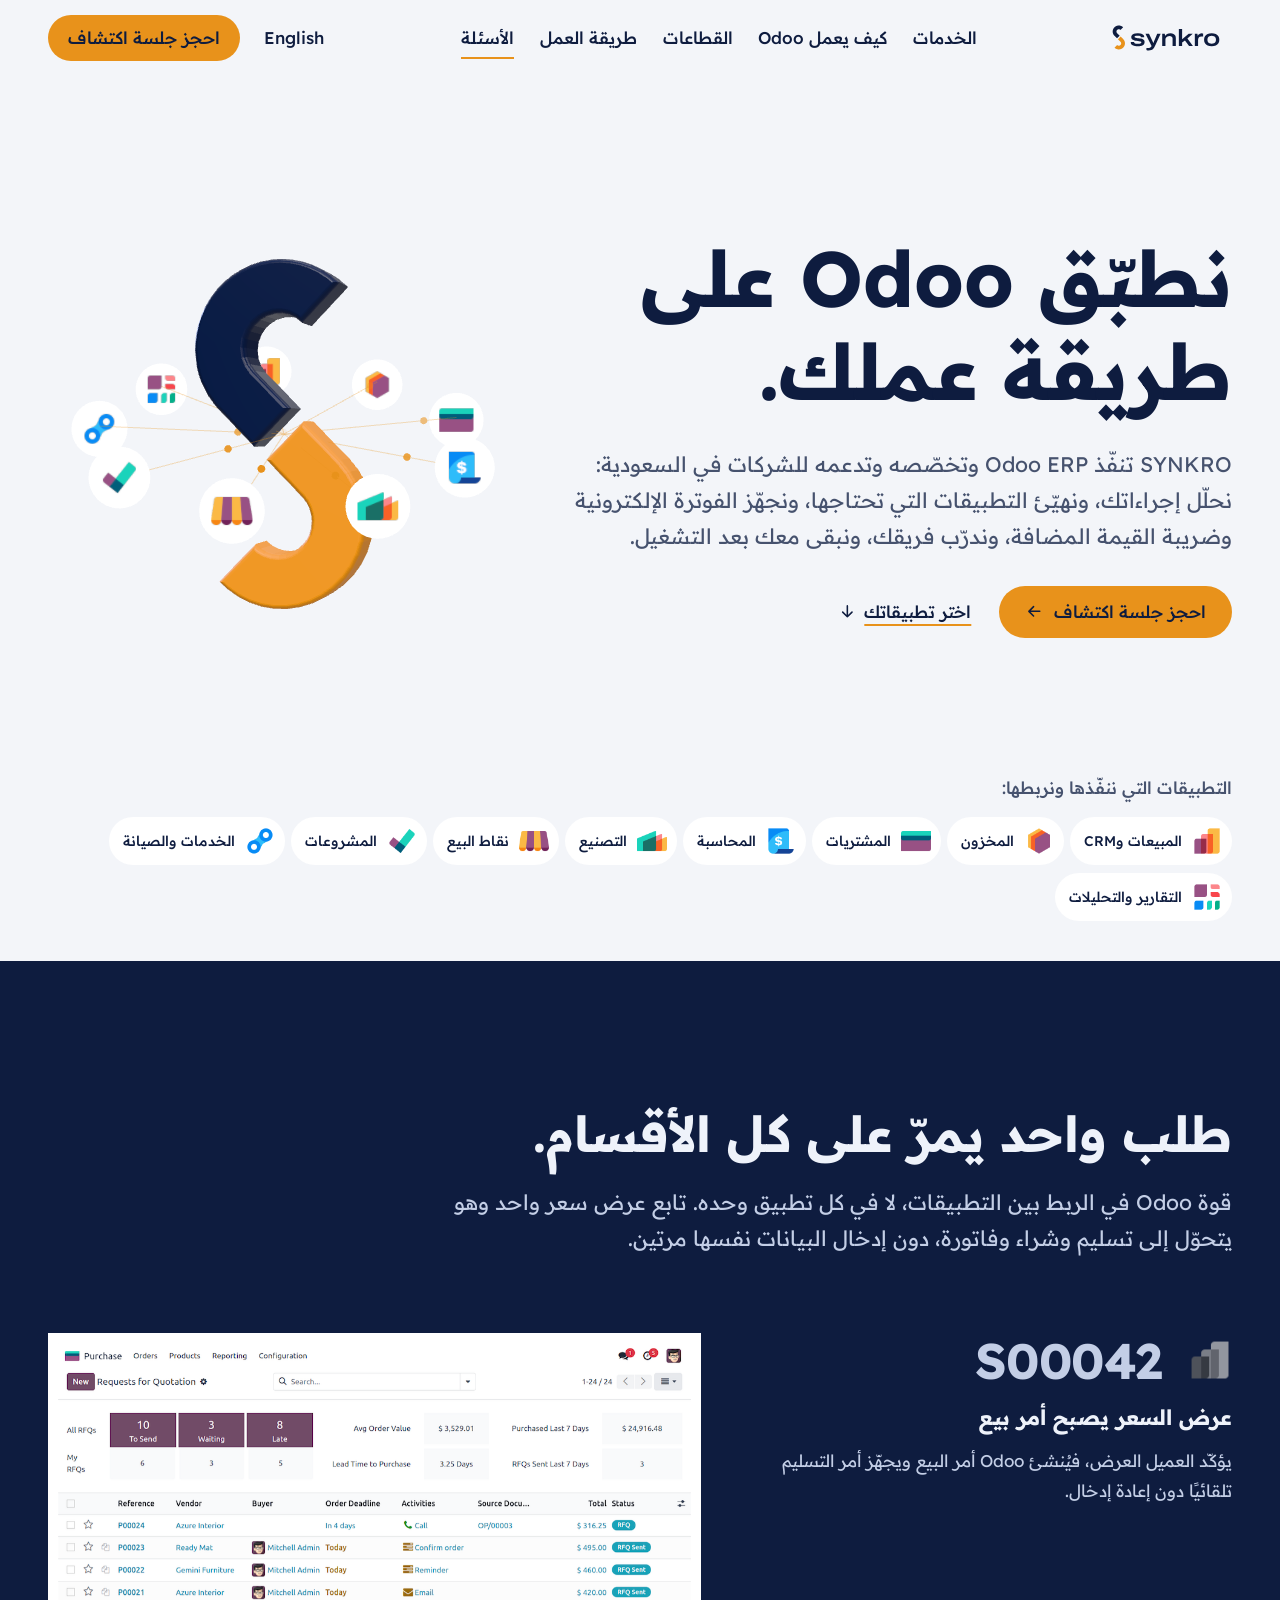
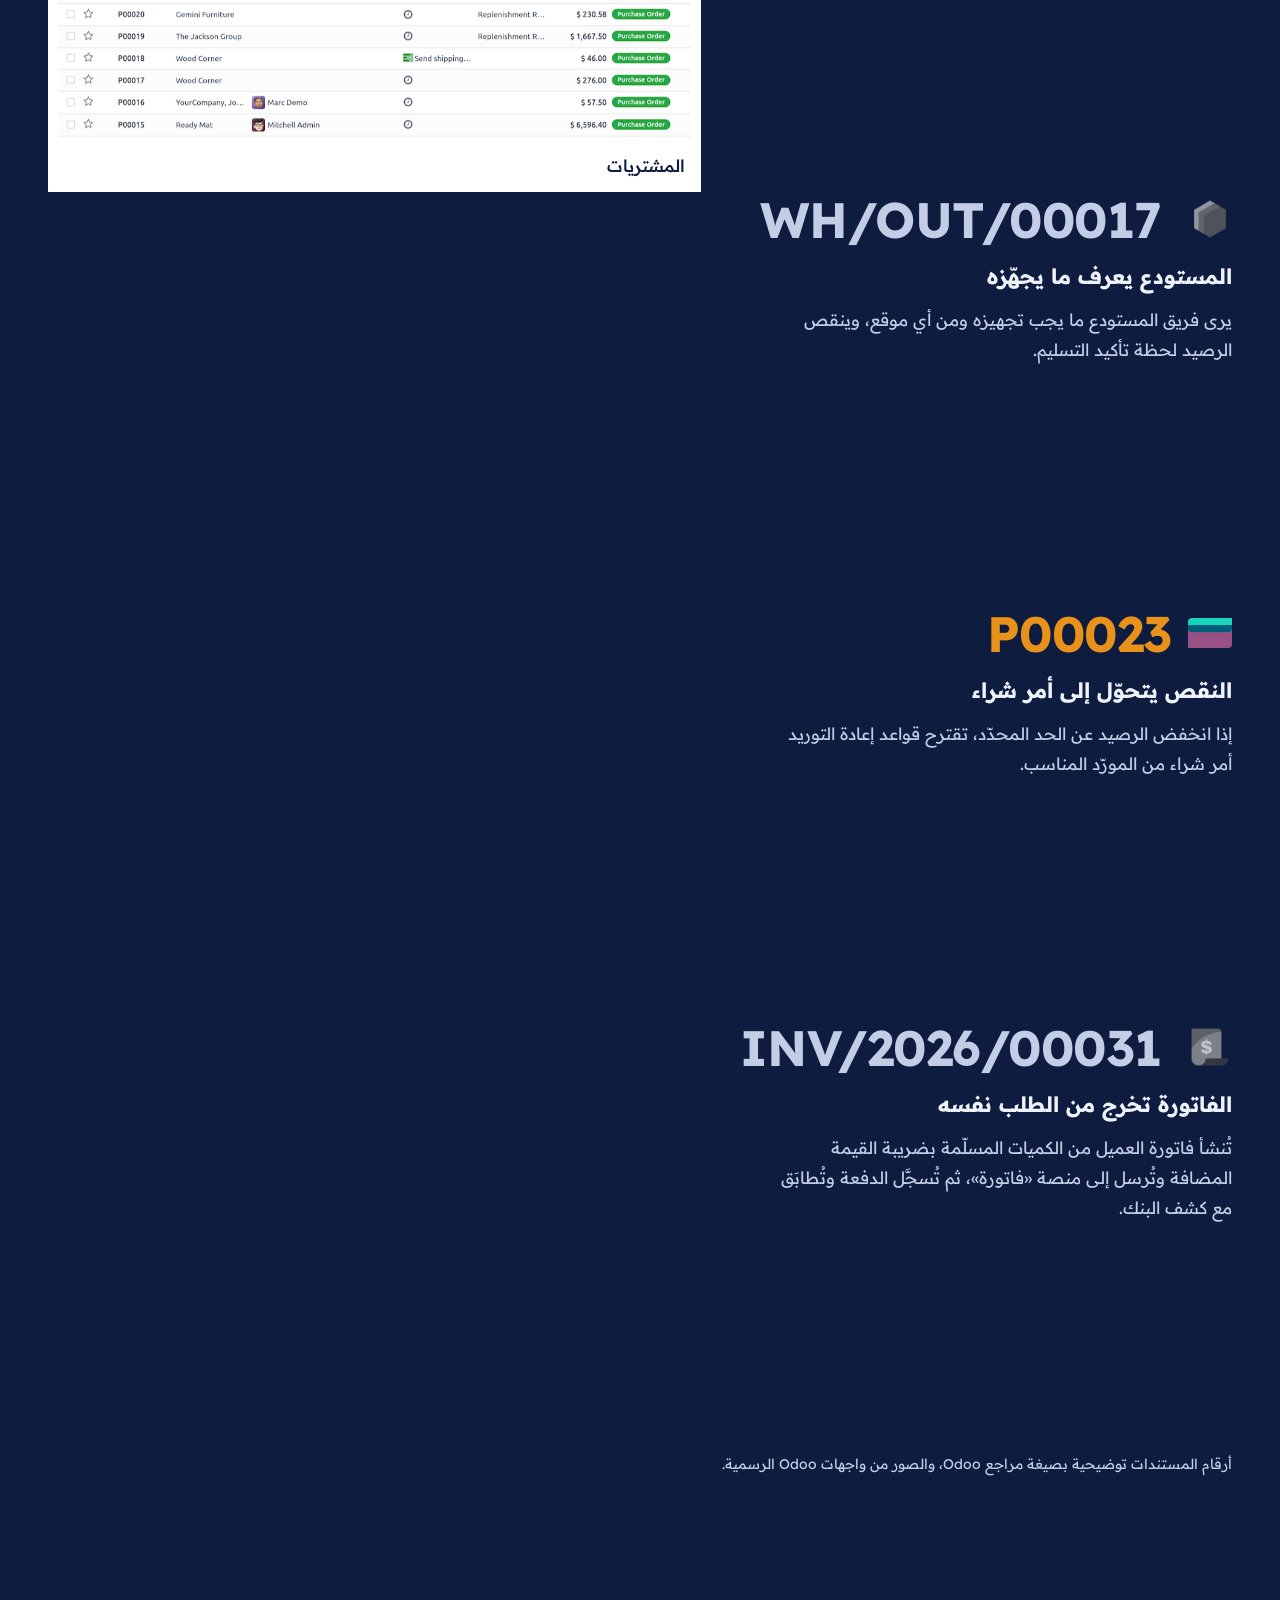
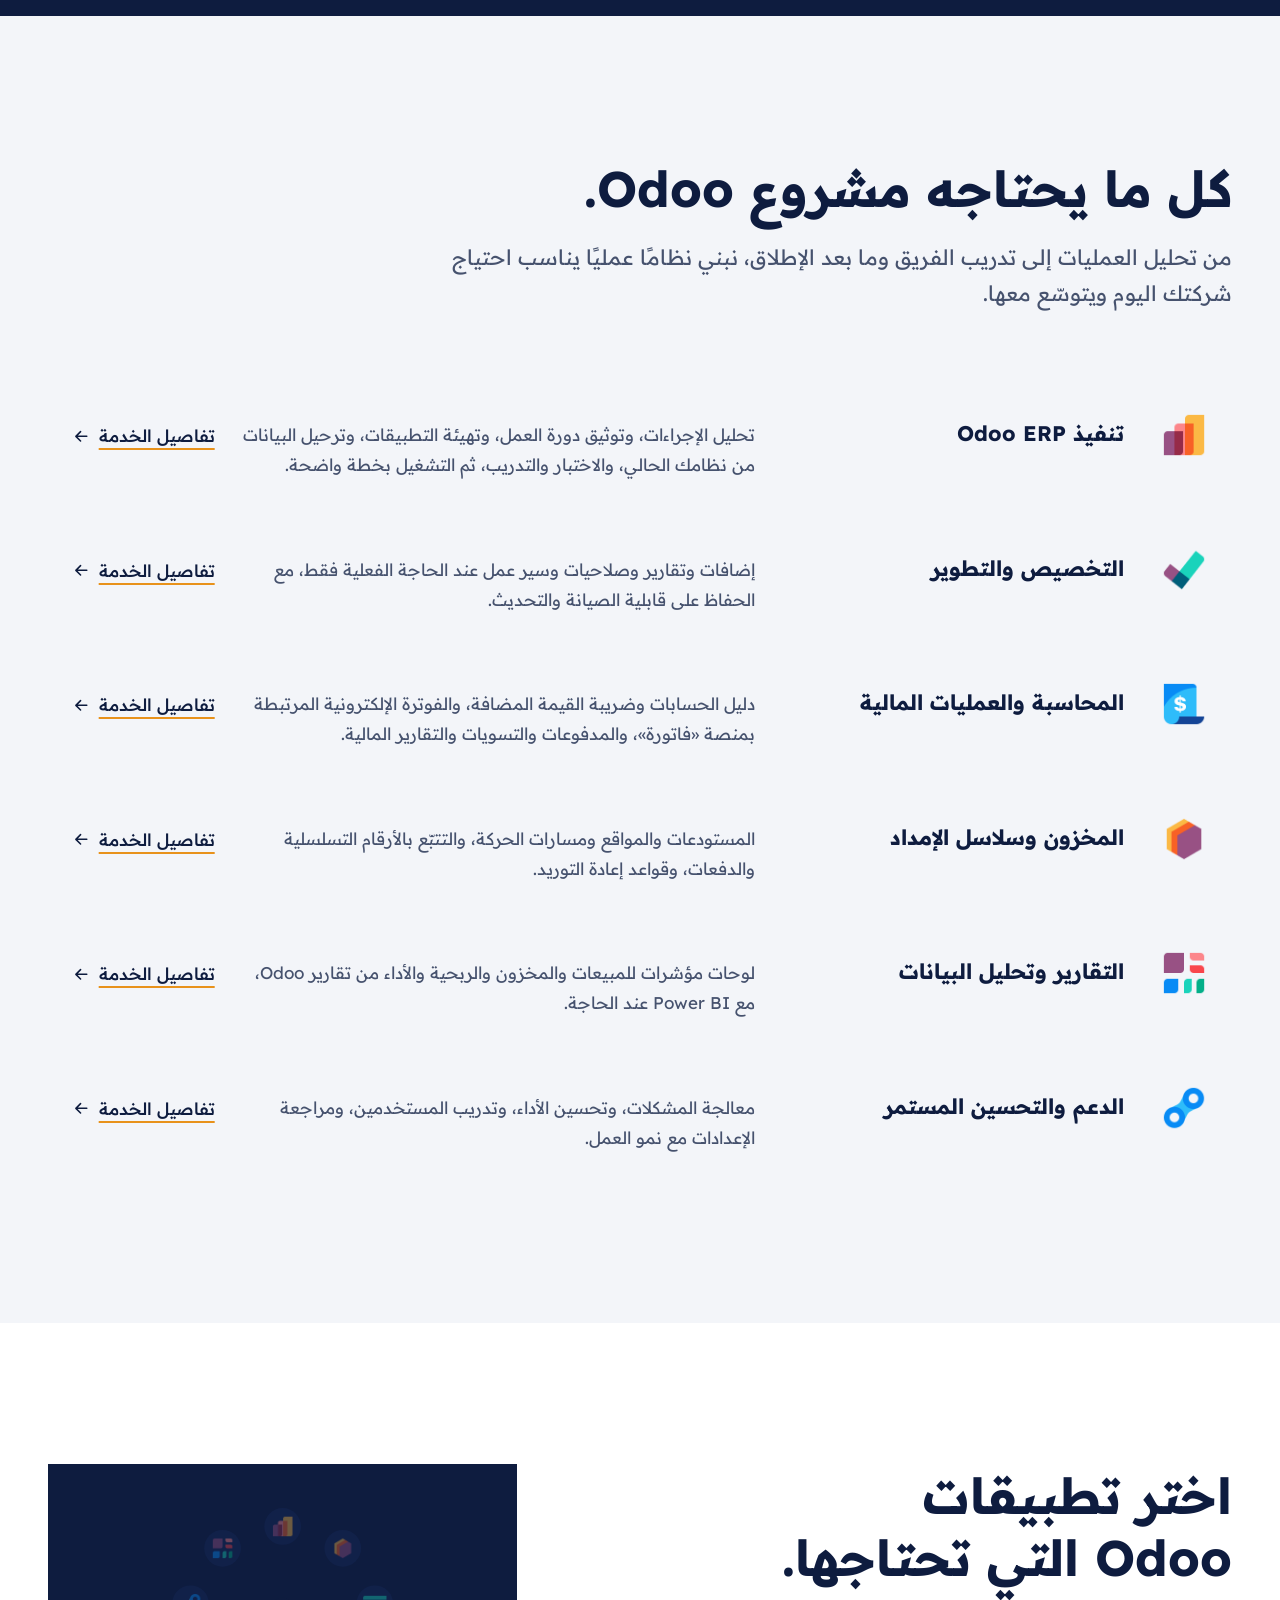
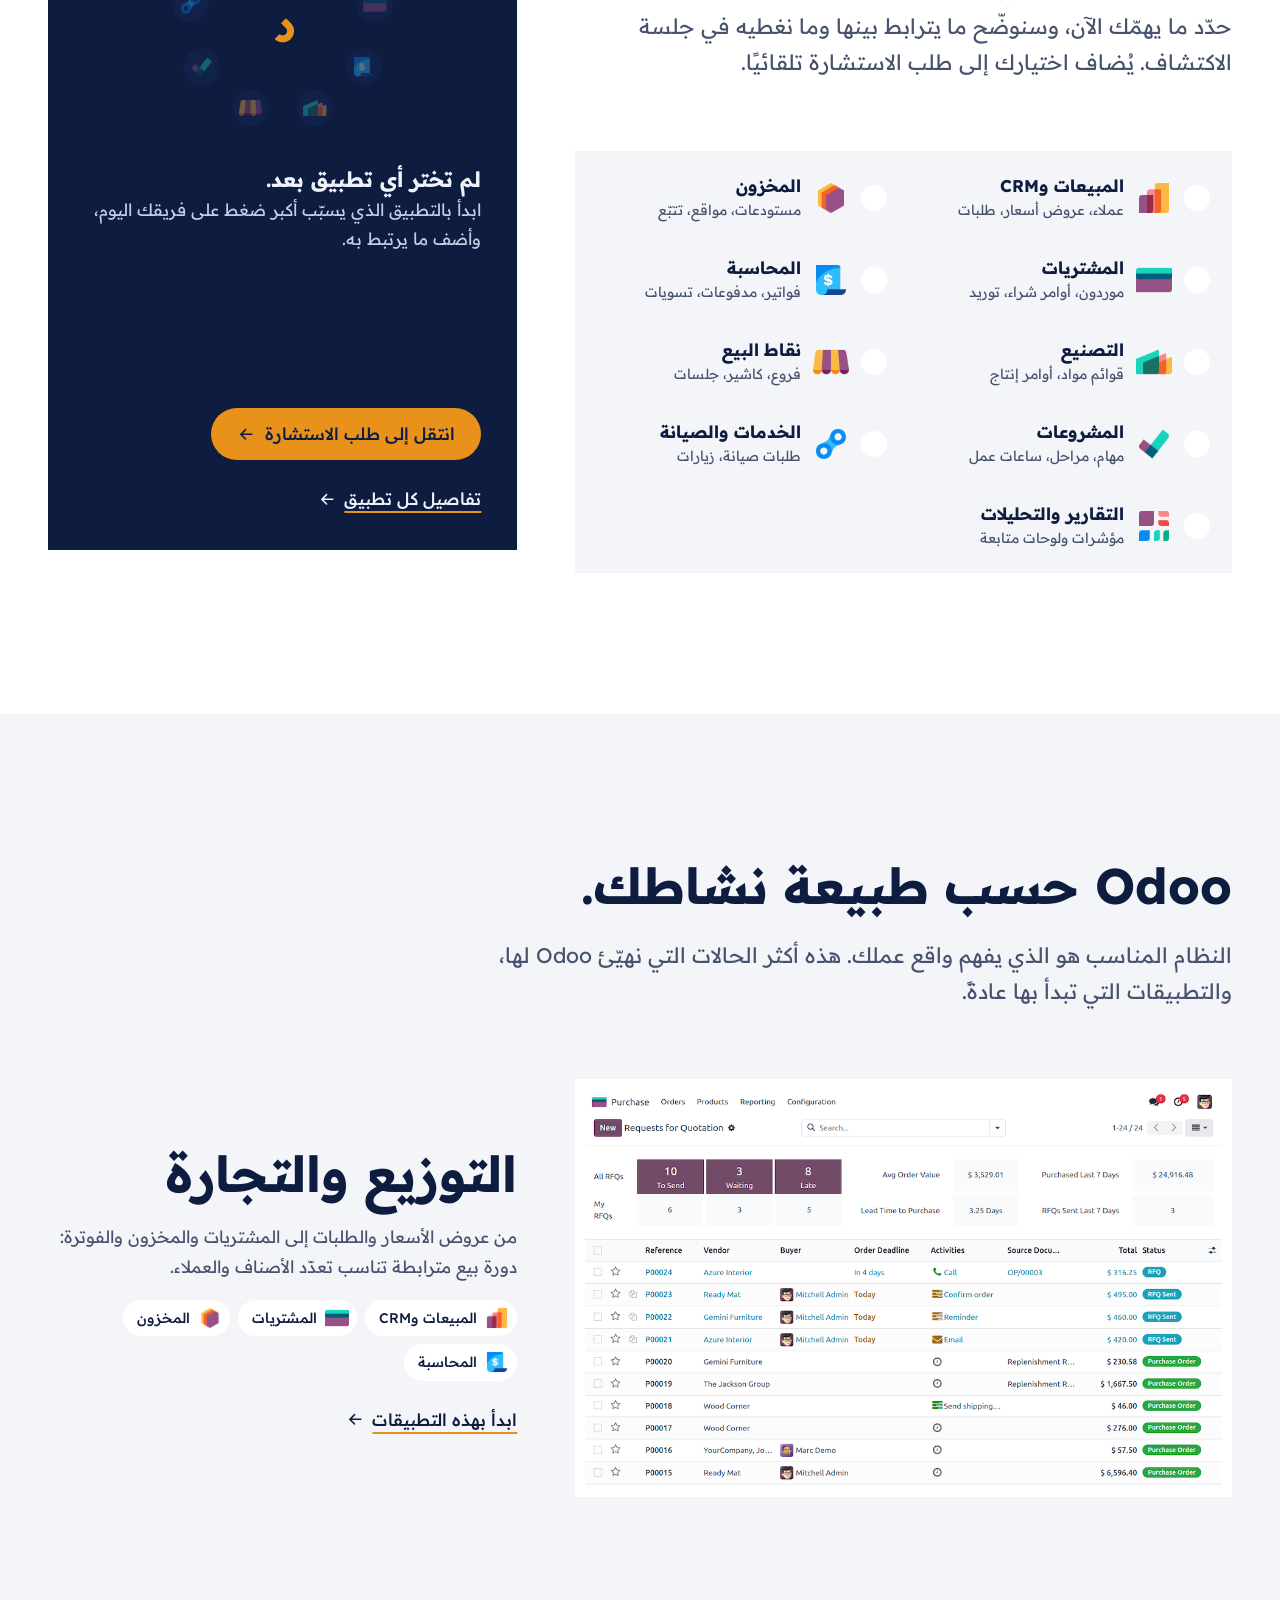
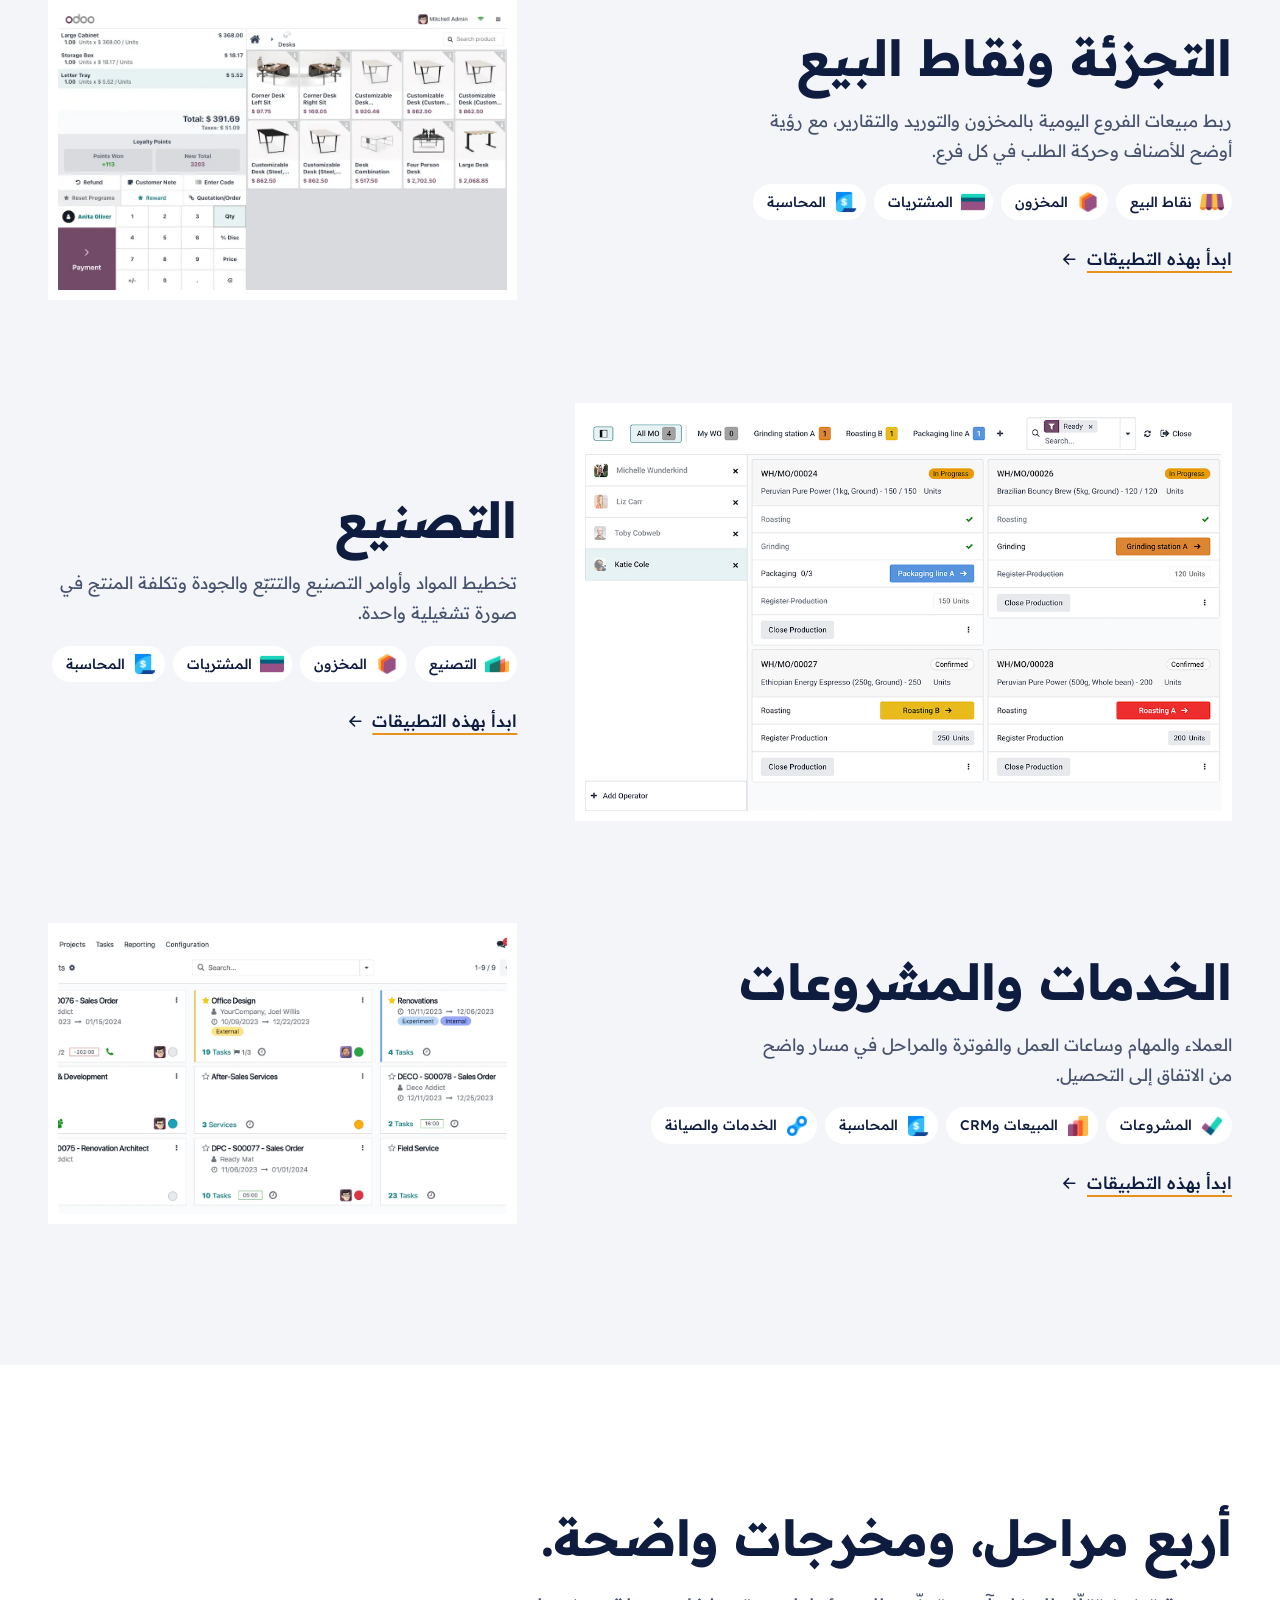
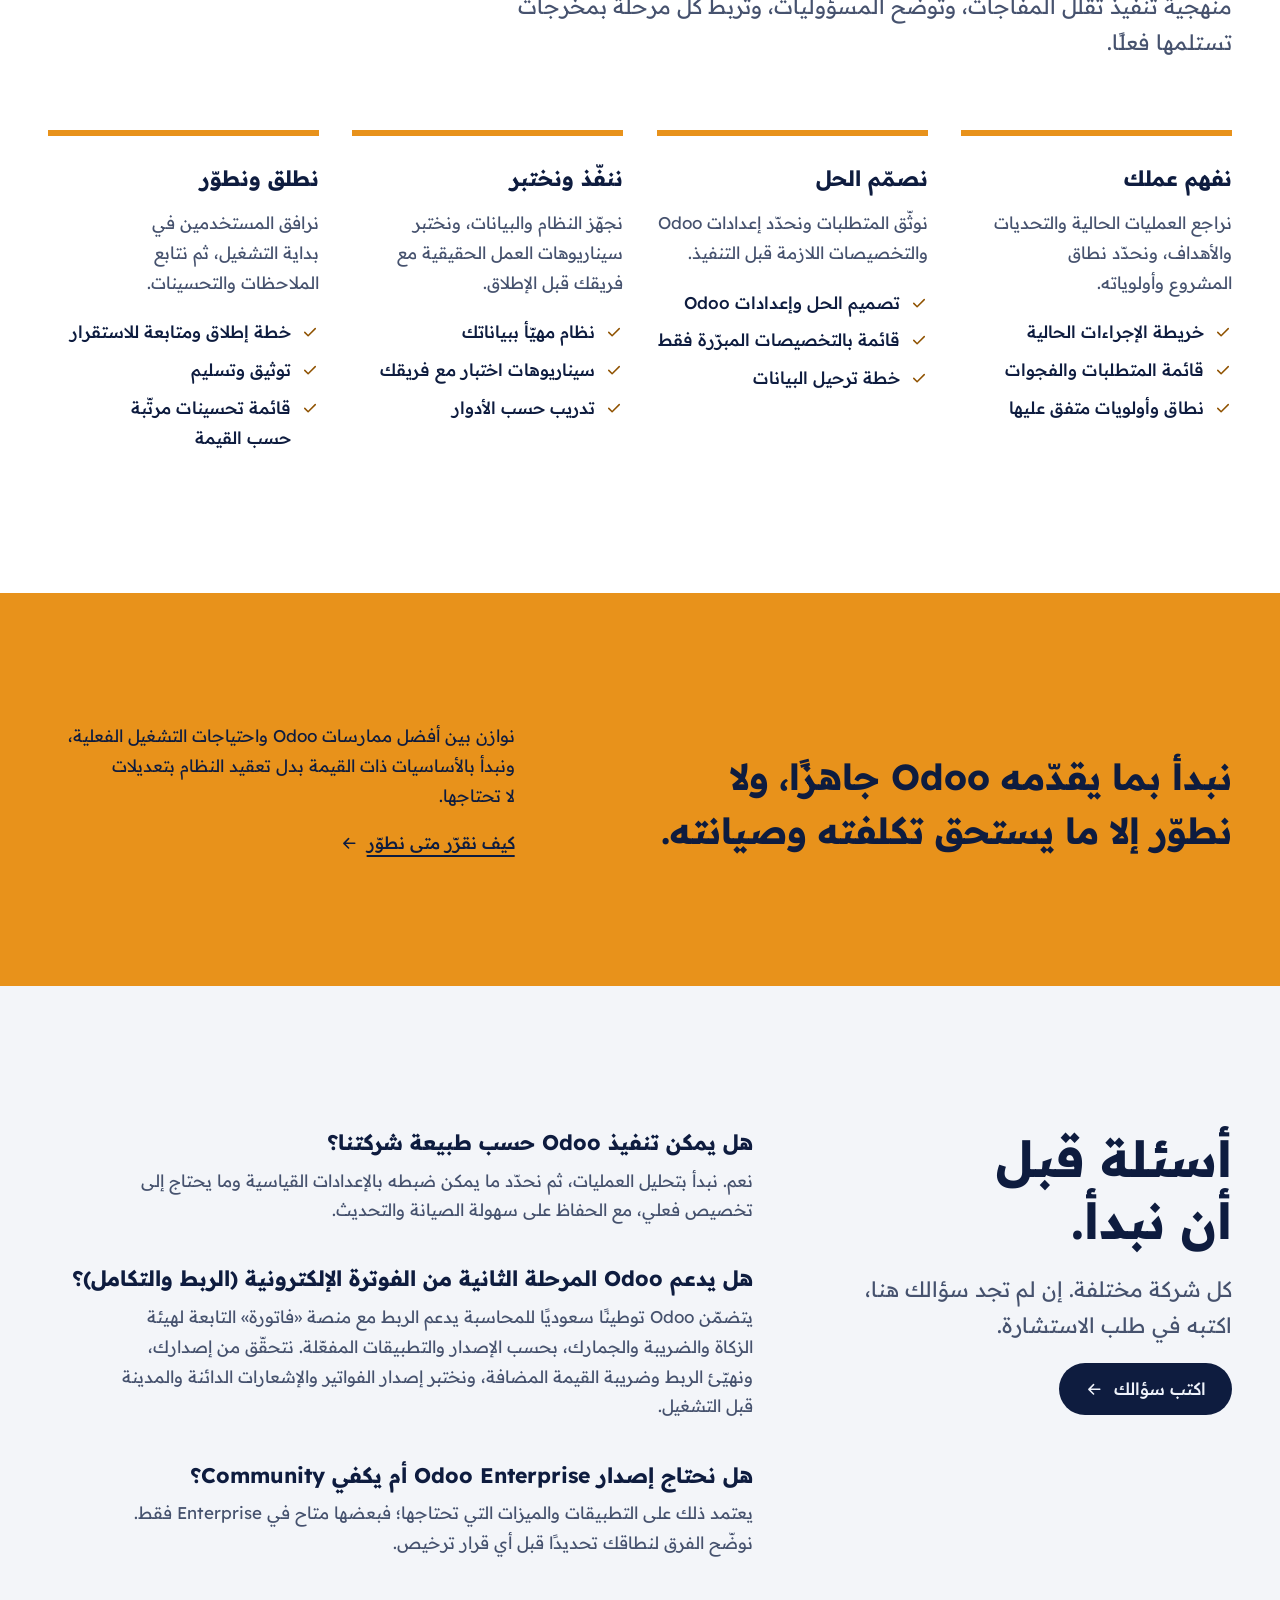
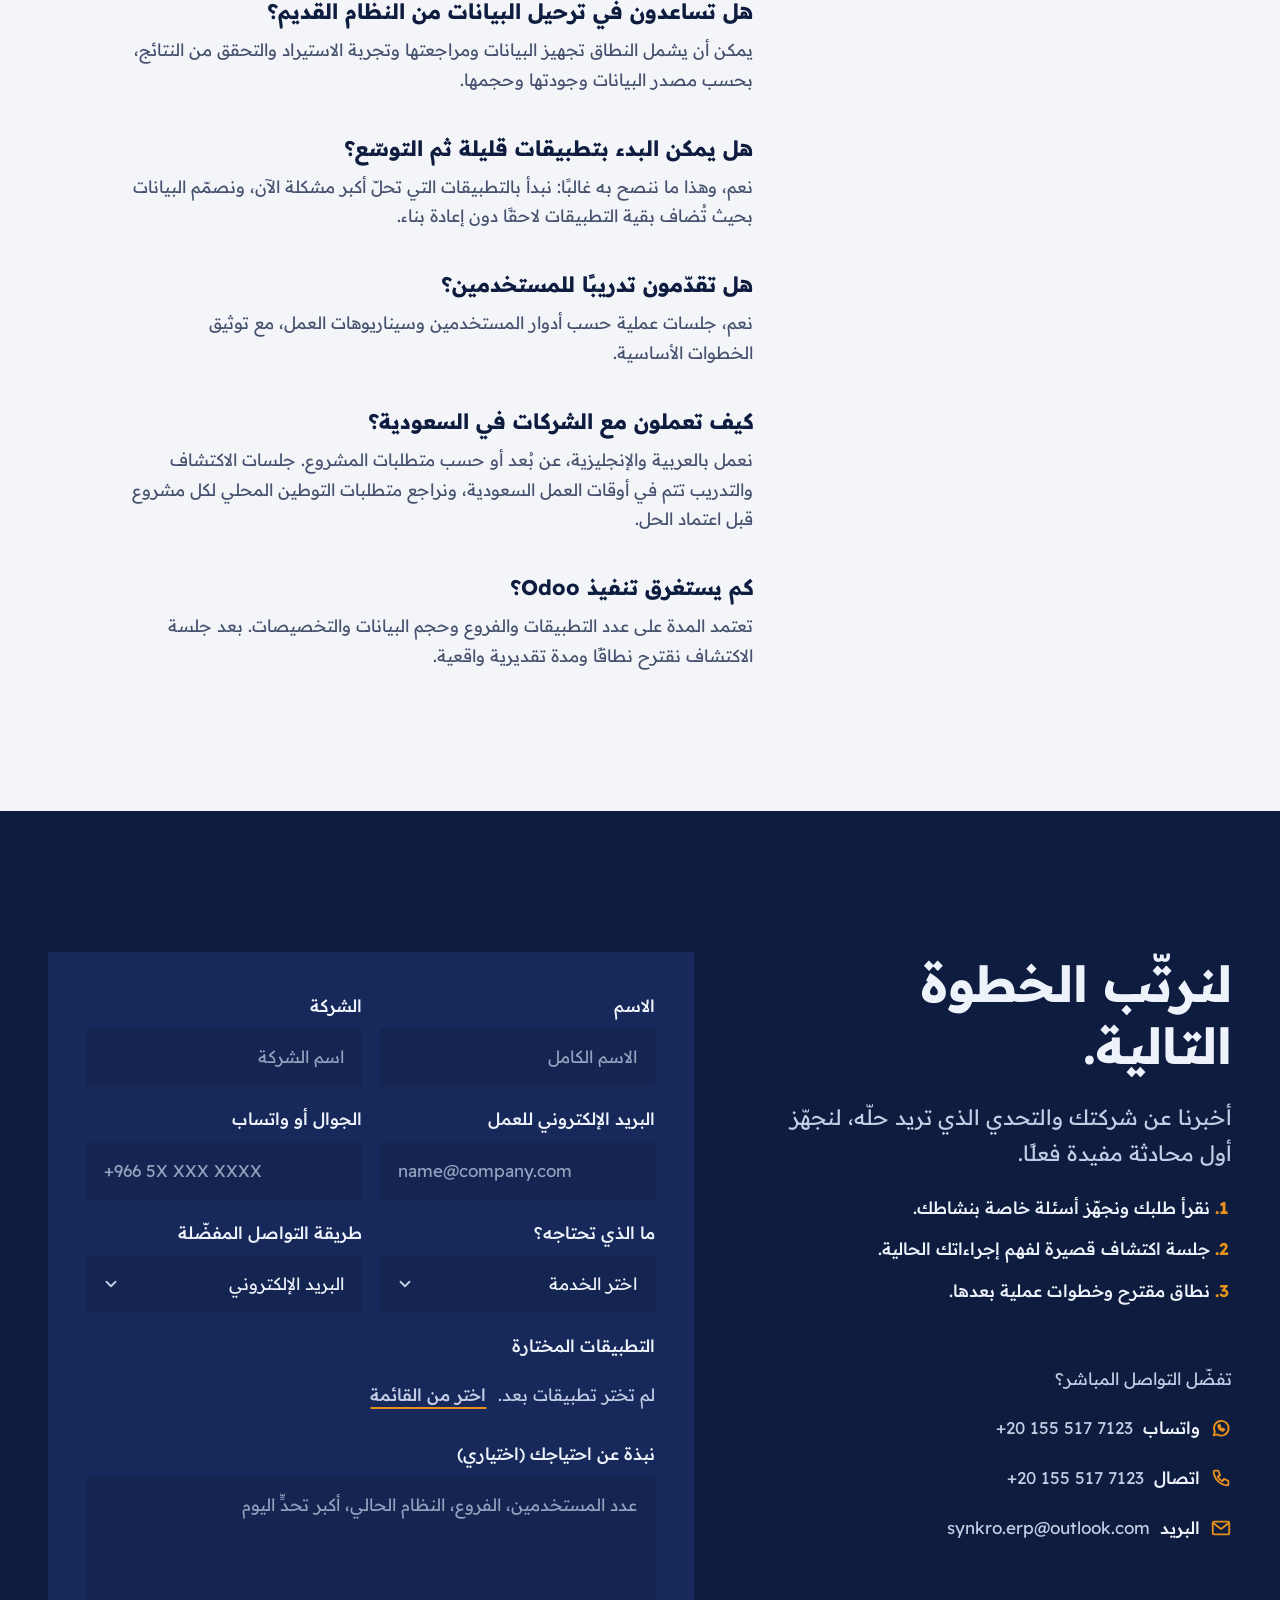
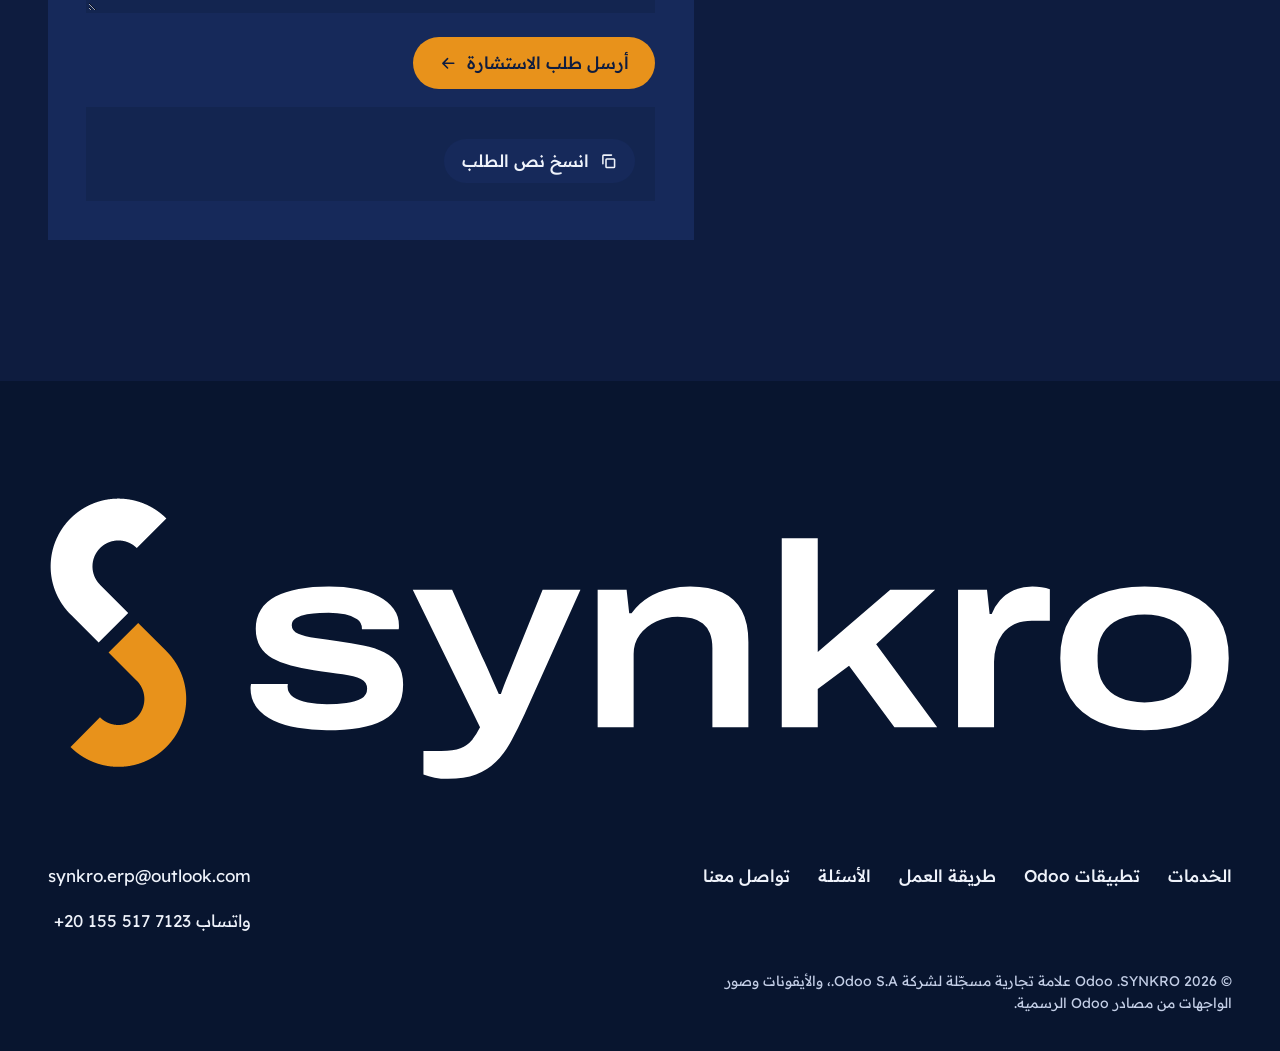
<file: index.html>
<!DOCTYPE html>
<html lang="ar" dir="rtl">
<head>
  <meta charset="UTF-8">
  <meta name="viewport" content="width=device-width, initial-scale=1">
  <title>SYNKRO | تنفيذ Odoo ERP للشركات في السعودية</title>
  <meta name="description" content="SYNKRO تنفّذ Odoo ERP وتخصّصه وتدعمه للشركات في السعودية: المبيعات والمخزون والمشتريات والمحاسبة والفوترة الإلكترونية في نظام واحد مترابط.">
  <meta name="theme-color" content="#F3F5F9">
  <meta property="og:type" content="website">
  <meta property="og:title" content="SYNKRO | تنفيذ Odoo ERP">
  <meta property="og:description" content="نطبّق Odoo على طريقة عملك: تحليل، تهيئة، ترحيل بيانات، تدريب، ودعم بعد التشغيل.">
  <meta property="og:image" content="assets/img/og-image.jpg">
  <meta name="twitter:card" content="summary_large_image">
  <link rel="icon" href="assets/img/synkro-mark.svg" type="image/svg+xml">
  <link rel="icon" href="favicon-32.png" type="image/png" sizes="32x32">
  <link rel="stylesheet" href="assets/css/fonts.css">
  <link rel="stylesheet" href="assets/css/synkro.css">
  <link rel="stylesheet" href="assets/css/home.css">
  <script>
    document.documentElement.classList.add('js');
    // Safety net: if the page script fails, never leave content hidden.
    setTimeout(function(){ if(!window.__synkroReady){ document.querySelectorAll('[data-reveal]').forEach(function(el){ el.classList.add('in'); }); } }, 3500);
    /* Lead delivery. Fill ONE or both before launch, then the form works:
       leadsEmail: the inbox that receives inquiries (opens the visitor's mail app with a ready message)
       whatsapp:   international number, digits only, e.g. "9665XXXXXXXX" (opens WhatsApp with the message)
       For a CRM/Odoo lead instead, see ODOO-INTEGRATION.md. */
    window.SYNKRO_CONFIG = window.SYNKRO_CONFIG || { leadsEmail: "synkro.erp@outlook.com", whatsapp: "201555177123" };
  </script>
</head>
<body>
  <svg width="0" height="0" style="position:absolute" aria-hidden="true" focusable="false">
  <symbol id="i-fwd" viewBox="0 0 24 24"><path d="M5 12h14M13 6l6 6-6 6"/></symbol>
  <symbol id="i-down" viewBox="0 0 24 24"><path d="M12 5v14M6 13l6 6 6-6"/></symbol>
  <symbol id="i-check" viewBox="0 0 24 24"><path d="M5 12.5l4.5 4.5L19 7.5"/></symbol>
  <symbol id="i-menu" viewBox="0 0 24 24"><path d="M4 7h16M4 12h16M4 17h16"/></symbol>
  <symbol id="i-close" viewBox="0 0 24 24"><path d="M6 6l12 12M18 6L6 18"/></symbol>
  <symbol id="i-copy" viewBox="0 0 24 24"><rect x="9" y="9" width="11" height="11" rx="1"/><path d="M5 15V5a1 1 0 0 1 1-1h10"/></symbol>
  <symbol id="i-mail" viewBox="0 0 24 24"><rect x="3" y="5" width="18" height="14" rx="1.5"/><path d="M3.5 6.5l8.5 6.5 8.5-6.5"/></symbol>
  <symbol id="i-phone" viewBox="0 0 24 24"><path d="M5 4h4l2 5-2.5 1.5a11 11 0 0 0 5 5L15 13l5 2v4a1 1 0 0 1-1 1A16 16 0 0 1 4 5a1 1 0 0 1 1-1z"/></symbol>
  <symbol id="i-wa" viewBox="0 0 24 24"><path d="M4 20l1.3-3.9A8 8 0 1 1 8 19z"/><path d="M9 9.5c0 3 2.5 5.5 5.5 5.5l1-1.5-2-1-1 .8a4 4 0 0 1-2-2l.8-1-1-2z"/></symbol>
</svg>
  <a class="skip-link" href="#main" data-ar="انتقل إلى المحتوى" data-en="Skip to content">انتقل إلى المحتوى</a>

  <header class="site-header" id="siteHeader">
    <nav class="container nav" data-ar-aria="التنقل الرئيسي" data-en-aria="Main navigation" aria-label="التنقل الرئيسي">
      <a class="brand" href="#top" aria-label="SYNKRO"><img src="synkro-logo-primary.svg" width="559" height="215" alt="SYNKRO"></a>
      <div class="nav-links" id="navLinks">
        <a href="#services" data-ar="الخدمات" data-en="Services">الخدمات</a>
        <a href="#flow" data-ar="كيف يعمل Odoo" data-en="How Odoo connects">كيف يعمل Odoo</a>
        <a href="#industries" data-ar="القطاعات" data-en="Industries">القطاعات</a>
        <a href="#process" data-ar="طريقة العمل" data-en="Process">طريقة العمل</a>
        <a href="#faq" data-ar="الأسئلة" data-en="FAQ">الأسئلة</a>
      </div>
      <div class="nav-actions">
        <button class="lang-btn" id="langToggle" type="button" lang="en">English</button>
        <a class="btn btn-primary" href="#contact" data-ar="احجز جلسة اكتشاف" data-en="Book a discovery session">احجز جلسة اكتشاف</a>
        <button class="menu-btn" id="menuToggle" type="button" aria-controls="navLinks" aria-expanded="false" data-ar-aria="فتح القائمة" data-en-aria="Open menu" aria-label="فتح القائمة"><svg class="icon" aria-hidden="true"><use href="#i-menu"/></svg></button>
      </div>
    </nav>
  </header>

  <main id="main">
    <!-- 1. Hero: what SYNKRO does, in large type, with the brand mark syncing -->
    <section class="hero" id="top" aria-labelledby="hero-title">
      <div class="container hero-grid">
        <div class="hero-copy" data-reveal>
          <h1 class="display" id="hero-title" data-ar="نطبّق Odoo على طريقة عملك." data-en="Odoo that fits how you work.">نطبّق Odoo على طريقة عملك.</h1>
          <p class="lead measure" data-ar="SYNKRO تنفّذ Odoo ERP وتخصّصه وتدعمه للشركات في السعودية: نحلّل إجراءاتك، ونهيّئ التطبيقات التي تحتاجها، ونجهّز الفوترة الإلكترونية وضريبة القيمة المضافة، وندرّب فريقك، ونبقى معك بعد التشغيل." data-en="SYNKRO implements, tailors and supports Odoo ERP for companies in Saudi Arabia: we map your workflows, configure the apps you need, set up VAT and e-invoicing, train your team and stay on after go-live.">SYNKRO تنفّذ Odoo ERP وتخصّصه وتدعمه للشركات في السعودية: نحلّل إجراءاتك، ونهيّئ التطبيقات التي تحتاجها، ونجهّز الفوترة الإلكترونية وضريبة القيمة المضافة، وندرّب فريقك، ونبقى معك بعد التشغيل.</p>
          <div class="hero-actions">
            <a class="btn btn-primary" href="#contact"><span data-ar="احجز جلسة اكتشاف" data-en="Book a discovery session">احجز جلسة اكتشاف</span><svg class="icon icon-fwd" aria-hidden="true"><use href="#i-fwd"/></svg></a>
            <a class="text-link" href="#scope"><span data-ar="اختر تطبيقاتك" data-en="Pick your apps">اختر تطبيقاتك</span><svg class="icon" aria-hidden="true"><use href="#i-down"/></svg></a>
          </div>
        </div>
        <div class="hero-visual" data-hero-3d data-state="loading" aria-hidden="true">
          <img class="hero-mark-fallback" src="assets/img/synkro-mark.svg" width="56" height="107" alt="">
          <canvas></canvas>
        </div>
      </div>
      <div class="container hero-apps">
        <p data-ar="التطبيقات التي ننفّذها ونربطها:" data-en="The Odoo apps we implement and connect:">التطبيقات التي ننفّذها ونربطها:</p>
        <ul data-reveal><li><a href="details.html?type=module&amp;item=sales"><img src="odoo-modules/sales.png" width="36" height="36" alt="" loading="eager"><span data-ar="المبيعات وCRM" data-en="Sales &amp; CRM">المبيعات وCRM</span></a></li><li><a href="details.html?type=module&amp;item=inventory"><img src="odoo-modules/inventory.png" width="36" height="36" alt="" loading="eager"><span data-ar="المخزون" data-en="Inventory">المخزون</span></a></li><li><a href="details.html?type=module&amp;item=purchase"><img src="odoo-modules/purchase.png" width="36" height="36" alt="" loading="eager"><span data-ar="المشتريات" data-en="Purchase">المشتريات</span></a></li><li><a href="details.html?type=module&amp;item=accounting"><img src="odoo-modules/accounting.png" width="36" height="36" alt="" loading="eager"><span data-ar="المحاسبة" data-en="Accounting">المحاسبة</span></a></li><li><a href="details.html?type=module&amp;item=manufacturing"><img src="odoo-modules/manufacturing.png" width="36" height="36" alt="" loading="eager"><span data-ar="التصنيع" data-en="Manufacturing">التصنيع</span></a></li><li><a href="details.html?type=module&amp;item=pos"><img src="odoo-modules/pos.png" width="36" height="36" alt="" loading="eager"><span data-ar="نقاط البيع" data-en="Point of Sale">نقاط البيع</span></a></li><li><a href="details.html?type=module&amp;item=project"><img src="odoo-modules/project.png" width="36" height="36" alt="" loading="eager"><span data-ar="المشروعات" data-en="Project">المشروعات</span></a></li><li><a href="details.html?type=module&amp;item=services"><img src="odoo-modules/services.png" width="36" height="36" alt="" loading="eager"><span data-ar="الخدمات والصيانة" data-en="Services &amp; Maintenance">الخدمات والصيانة</span></a></li><li><a href="details.html?type=module&amp;item=reporting"><img src="odoo-modules/reporting.png" width="36" height="36" alt="" loading="eager"><span data-ar="التقارير والتحليلات" data-en="Reporting &amp; Analytics">التقارير والتحليلات</span></a></li></ul>
      </div>
    </section>

    <!-- 2. The idea: one order moving through Odoo, with Odoo's own document references -->
    <section class="chain on-ink" id="flow" aria-labelledby="flow-title">
      <div class="container">
        <div class="chain-head" data-reveal>
          <h2 class="heading" id="flow-title" data-ar="طلب واحد يمرّ على كل الأقسام." data-en="One order, through every team.">طلب واحد يمرّ على كل الأقسام.</h2>
          <p class="lead measure" data-ar="قوة Odoo في الربط بين التطبيقات، لا في كل تطبيق وحده. تابع عرض سعر واحد وهو يتحوّل إلى تسليم وشراء وفاتورة، دون إدخال البيانات نفسها مرتين." data-en="Odoo's strength is the link between apps, not any single app. Follow one quotation as it becomes a delivery, a purchase and an invoice, without entering the same data twice.">قوة Odoo في الربط بين التطبيقات، لا في كل تطبيق وحده. تابع عرض سعر واحد وهو يتحوّل إلى تسليم وشراء وفاتورة، دون إدخال البيانات نفسها مرتين.</p>
        </div>
        <div class="chain-body">
          <ol class="chain-steps">
          <li class="chain-step" data-step="0">
            <div class="chain-ref"><img src="odoo-modules/sales.png" width="40" height="40" alt=""><bdi dir="ltr">S00042</bdi></div>
            <h3 data-ar="عرض السعر يصبح أمر بيع" data-en="The quotation becomes a sales order">عرض السعر يصبح أمر بيع</h3>
            <p data-ar="يؤكّد العميل العرض، فيُنشئ Odoo أمر البيع ويجهّز أمر التسليم تلقائيًا دون إعادة إدخال." data-en="The customer confirms, and Odoo creates the sales order and prepares the delivery automatically, with nothing typed twice.">يؤكّد العميل العرض، فيُنشئ Odoo أمر البيع ويجهّز أمر التسليم تلقائيًا دون إعادة إدخال.</p>
            <figure class="chain-inline"><img src="odoo-views/sales.webp" width="1046" height="654" loading="lazy" decoding="async" alt="شاشة عرض سعر في Odoo Sales" data-ar-alt="شاشة عرض سعر في Odoo Sales" data-en-alt="Quotation screen in Odoo Sales"></figure>
          </li>
          <li class="chain-step" data-step="1">
            <div class="chain-ref"><img src="odoo-modules/inventory.png" width="40" height="40" alt=""><bdi dir="ltr">WH/OUT/00017</bdi></div>
            <h3 data-ar="المستودع يعرف ما يجهّزه" data-en="The warehouse knows what to pick">المستودع يعرف ما يجهّزه</h3>
            <p data-ar="يرى فريق المستودع ما يجب تجهيزه ومن أي موقع، وينقص الرصيد لحظة تأكيد التسليم." data-en="The warehouse team sees what to pick and from which location, and stock drops the moment delivery is validated.">يرى فريق المستودع ما يجب تجهيزه ومن أي موقع، وينقص الرصيد لحظة تأكيد التسليم.</p>
            <figure class="chain-inline"><img src="odoo-views/inventory.webp" width="1440" height="900" loading="lazy" decoding="async" alt="شاشة عمليات المخزون في Odoo Inventory" data-ar-alt="شاشة عمليات المخزون في Odoo Inventory" data-en-alt="Operations screen in Odoo Inventory"></figure>
          </li>
          <li class="chain-step" data-step="2">
            <div class="chain-ref"><img src="odoo-modules/purchase.png" width="40" height="40" alt=""><bdi dir="ltr">P00023</bdi></div>
            <h3 data-ar="النقص يتحوّل إلى أمر شراء" data-en="A shortfall becomes a purchase order">النقص يتحوّل إلى أمر شراء</h3>
            <p data-ar="إذا انخفض الرصيد عن الحد المحدّد، تقترح قواعد إعادة التوريد أمر شراء من المورّد المناسب." data-en="When stock falls below its minimum, replenishment rules propose a purchase order from the right vendor.">إذا انخفض الرصيد عن الحد المحدّد، تقترح قواعد إعادة التوريد أمر شراء من المورّد المناسب.</p>
            <figure class="chain-inline"><img src="odoo-views/purchase.webp" width="1440" height="900" loading="lazy" decoding="async" alt="شاشة أوامر الشراء في Odoo Purchase" data-ar-alt="شاشة أوامر الشراء في Odoo Purchase" data-en-alt="Purchase orders in Odoo Purchase"></figure>
          </li>
          <li class="chain-step" data-step="3">
            <div class="chain-ref"><img src="odoo-modules/accounting.png" width="40" height="40" alt=""><bdi dir="ltr">INV/2026/00031</bdi></div>
            <h3 data-ar="الفاتورة تخرج من الطلب نفسه" data-en="The invoice comes from the same order">الفاتورة تخرج من الطلب نفسه</h3>
            <p data-ar="تُنشأ فاتورة العميل من الكميات المسلّمة بضريبة القيمة المضافة وتُرسل إلى منصة «فاتورة»، ثم تُسجَّل الدفعة وتُطابَق مع كشف البنك." data-en="The customer invoice is built from delivered quantities with VAT and sent to ZATCA&#x27;s Fatoora platform; then the payment is recorded and matched to the bank statement.">تُنشأ فاتورة العميل من الكميات المسلّمة بضريبة القيمة المضافة وتُرسل إلى منصة «فاتورة»، ثم تُسجَّل الدفعة وتُطابَق مع كشف البنك.</p>
            <figure class="chain-inline"><img src="odoo-views/accounting.webp" width="1440" height="900" loading="lazy" decoding="async" alt="لوحة المحاسبة في Odoo Accounting" data-ar-alt="لوحة المحاسبة في Odoo Accounting" data-en-alt="Odoo Accounting dashboard"></figure>
          </li>
          </ol>
          <div class="chain-viewer" aria-hidden="true">
            <figure class="viewer-frame">
              <div class="viewer-stack"><img src="odoo-views/sales.webp" width="1046" height="654" loading="lazy" decoding="async" alt="" data-view="0" class="is-on"><img src="odoo-views/inventory.webp" width="1440" height="900" loading="lazy" decoding="async" alt="" data-view="1"><img src="odoo-views/purchase.webp" width="1440" height="900" loading="lazy" decoding="async" alt="" data-view="2"><img src="odoo-views/accounting.webp" width="1440" height="900" loading="lazy" decoding="async" alt="" data-view="3"></div>
              <figcaption class="viewer-cap"><span data-ar="المبيعات وCRM" data-en="Sales &amp; CRM" data-cap="0" class="is-on">المبيعات وCRM</span><span data-ar="المخزون" data-en="Inventory" data-cap="1">المخزون</span><span data-ar="المشتريات" data-en="Purchase" data-cap="2">المشتريات</span><span data-ar="المحاسبة" data-en="Accounting" data-cap="3">المحاسبة</span></figcaption>
            </figure>
          </div>
        </div>
        <p class="chain-note small" data-ar="أرقام المستندات توضيحية بصيغة مراجع Odoo، والصور من واجهات Odoo الرسمية." data-en="Document numbers are illustrative, in Odoo's reference format. Screens are from Odoo's official interface.">أرقام المستندات توضيحية بصيغة مراجع Odoo، والصور من واجهات Odoo الرسمية.</p>
      </div>
    </section>

    <!-- 3. Services: an index, not a card grid -->
    <section class="services" id="services" aria-labelledby="services-title">
      <div class="container">
        <div class="section-head" data-reveal>
          <h2 class="heading" id="services-title" data-ar="كل ما يحتاجه مشروع Odoo." data-en="Everything an Odoo project needs.">كل ما يحتاجه مشروع Odoo.</h2>
          <p class="lead measure" data-ar="من تحليل العمليات إلى تدريب الفريق وما بعد الإطلاق، نبني نظامًا عمليًا يناسب احتياج شركتك اليوم ويتوسّع معها." data-en="From process discovery to team training and life after launch, we build a practical system for today's needs that grows with you.">من تحليل العمليات إلى تدريب الفريق وما بعد الإطلاق، نبني نظامًا عمليًا يناسب احتياج شركتك اليوم ويتوسّع معها.</p>
        </div>
        <div class="svc-list">
          <article class="svc" data-reveal>
            <img class="svc-icon" src="odoo-modules/sales.png" width="48" height="48" alt="" loading="lazy">
            <h3 data-ar="تنفيذ Odoo ERP" data-en="Odoo ERP implementation">تنفيذ Odoo ERP</h3>
            <p data-ar="تحليل الإجراءات، وتوثيق دورة العمل، وتهيئة التطبيقات، وترحيل البيانات من نظامك الحالي، والاختبار والتدريب، ثم التشغيل بخطة واضحة." data-en="Process discovery, workflow mapping, app configuration, migration from your current system, testing and training, then a planned go-live.">تحليل الإجراءات، وتوثيق دورة العمل، وتهيئة التطبيقات، وترحيل البيانات من نظامك الحالي، والاختبار والتدريب، ثم التشغيل بخطة واضحة.</p>
            <a class="text-link svc-link" href="details.html?type=service&amp;item=implementation"><span data-ar="تفاصيل الخدمة" data-en="Service details">تفاصيل الخدمة</span><svg class="icon icon-fwd" aria-hidden="true"><use href="#i-fwd"/></svg></a>
          </article>
          <article class="svc" data-reveal>
            <img class="svc-icon" src="odoo-modules/project.png" width="48" height="48" alt="" loading="lazy">
            <h3 data-ar="التخصيص والتطوير" data-en="Customization &amp; development">التخصيص والتطوير</h3>
            <p data-ar="إضافات وتقارير وصلاحيات وسير عمل عند الحاجة الفعلية فقط، مع الحفاظ على قابلية الصيانة والتحديث." data-en="Modules, reports, access rules and workflows only where there is a real need, kept maintainable and upgradeable.">إضافات وتقارير وصلاحيات وسير عمل عند الحاجة الفعلية فقط، مع الحفاظ على قابلية الصيانة والتحديث.</p>
            <a class="text-link svc-link" href="details.html?type=service&amp;item=customization"><span data-ar="تفاصيل الخدمة" data-en="Service details">تفاصيل الخدمة</span><svg class="icon icon-fwd" aria-hidden="true"><use href="#i-fwd"/></svg></a>
          </article>
          <article class="svc" data-reveal>
            <img class="svc-icon" src="odoo-modules/accounting.png" width="48" height="48" alt="" loading="lazy">
            <h3 data-ar="المحاسبة والعمليات المالية" data-en="Accounting &amp; finance">المحاسبة والعمليات المالية</h3>
            <p data-ar="دليل الحسابات وضريبة القيمة المضافة، والفوترة الإلكترونية المرتبطة بمنصة «فاتورة»، والمدفوعات والتسويات والتقارير المالية." data-en="Chart of accounts and VAT, e-invoicing linked to ZATCA&#x27;s Fatoora platform, payments, reconciliation and financial reporting.">دليل الحسابات وضريبة القيمة المضافة، والفوترة الإلكترونية المرتبطة بمنصة «فاتورة»، والمدفوعات والتسويات والتقارير المالية.</p>
            <a class="text-link svc-link" href="details.html?type=service&amp;item=finance"><span data-ar="تفاصيل الخدمة" data-en="Service details">تفاصيل الخدمة</span><svg class="icon icon-fwd" aria-hidden="true"><use href="#i-fwd"/></svg></a>
          </article>
          <article class="svc" data-reveal>
            <img class="svc-icon" src="odoo-modules/inventory.png" width="48" height="48" alt="" loading="lazy">
            <h3 data-ar="المخزون وسلاسل الإمداد" data-en="Inventory &amp; supply chain">المخزون وسلاسل الإمداد</h3>
            <p data-ar="المستودعات والمواقع ومسارات الحركة، والتتبّع بالأرقام التسلسلية والدفعات، وقواعد إعادة التوريد." data-en="Warehouses, locations and routes, serial and lot tracking, and replenishment rules.">المستودعات والمواقع ومسارات الحركة، والتتبّع بالأرقام التسلسلية والدفعات، وقواعد إعادة التوريد.</p>
            <a class="text-link svc-link" href="details.html?type=service&amp;item=inventory"><span data-ar="تفاصيل الخدمة" data-en="Service details">تفاصيل الخدمة</span><svg class="icon icon-fwd" aria-hidden="true"><use href="#i-fwd"/></svg></a>
          </article>
          <article class="svc" data-reveal>
            <img class="svc-icon" src="odoo-modules/reporting.png" width="48" height="48" alt="" loading="lazy">
            <h3 data-ar="التقارير وتحليل البيانات" data-en="Reporting &amp; analytics">التقارير وتحليل البيانات</h3>
            <p data-ar="لوحات مؤشرات للمبيعات والمخزون والربحية والأداء من تقارير Odoo، مع Power BI عند الحاجة." data-en="Dashboards for sales, stock, profitability and performance from Odoo reporting, with Power BI where it helps.">لوحات مؤشرات للمبيعات والمخزون والربحية والأداء من تقارير Odoo، مع Power BI عند الحاجة.</p>
            <a class="text-link svc-link" href="details.html?type=service&amp;item=analytics"><span data-ar="تفاصيل الخدمة" data-en="Service details">تفاصيل الخدمة</span><svg class="icon icon-fwd" aria-hidden="true"><use href="#i-fwd"/></svg></a>
          </article>
          <article class="svc" data-reveal>
            <img class="svc-icon" src="odoo-modules/services.png" width="48" height="48" alt="" loading="lazy">
            <h3 data-ar="الدعم والتحسين المستمر" data-en="Support &amp; continuous improvement">الدعم والتحسين المستمر</h3>
            <p data-ar="معالجة المشكلات، وتحسين الأداء، وتدريب المستخدمين، ومراجعة الإعدادات مع نمو العمل." data-en="Issue resolution, performance tuning, user training and configuration reviews as the business grows.">معالجة المشكلات، وتحسين الأداء، وتدريب المستخدمين، ومراجعة الإعدادات مع نمو العمل.</p>
            <a class="text-link svc-link" href="details.html?type=service&amp;item=support"><span data-ar="تفاصيل الخدمة" data-en="Service details">تفاصيل الخدمة</span><svg class="icon icon-fwd" aria-hidden="true"><use href="#i-fwd"/></svg></a>
          </article>
        </div>
      </div>
    </section>

    <!-- 4. The live thing: pick apps, see what connects, carry it into the inquiry -->
    <section class="scope" id="scope" aria-labelledby="scope-title">
      <div class="container scope-grid">
        <div class="scope-pick">
          <div class="section-head" data-reveal>
            <h2 class="heading" id="scope-title" data-ar="اختر تطبيقات Odoo التي تحتاجها." data-en="Pick the Odoo apps you need.">اختر تطبيقات Odoo التي تحتاجها.</h2>
            <p class="lead measure" data-ar="حدّد ما يهمّك الآن، وسنوضّح ما يترابط بينها وما نغطيه في جلسة الاكتشاف. يُضاف اختيارك إلى طلب الاستشارة تلقائيًا." data-en="Choose what matters now and we'll show what connects and what discovery will cover. Your choice is added to your inquiry automatically.">حدّد ما يهمّك الآن، وسنوضّح ما يترابط بينها وما نغطيه في جلسة الاكتشاف. يُضاف اختيارك إلى طلب الاستشارة تلقائيًا.</p>
          </div>
          <fieldset class="picks">
            <legend class="visually-hidden" data-ar="تطبيقات Odoo" data-en="Odoo apps">تطبيقات Odoo</legend>
              <label class="pick">
                <input type="checkbox" name="apps" value="sales" form="leadForm">
                <img src="odoo-modules/sales.png" width="40" height="40" alt="" loading="lazy">
                <span class="pick-text"><span class="pick-name" data-ar="المبيعات وCRM" data-en="Sales &amp; CRM">المبيعات وCRM</span><span class="pick-desc" data-ar="عملاء، عروض أسعار، طلبات" data-en="Leads, quotes, orders">عملاء، عروض أسعار، طلبات</span></span>
                <span class="pick-box" aria-hidden="true"><svg class="icon" aria-hidden="true"><use href="#i-check"/></svg></span>
              </label>
              <label class="pick">
                <input type="checkbox" name="apps" value="inventory" form="leadForm">
                <img src="odoo-modules/inventory.png" width="40" height="40" alt="" loading="lazy">
                <span class="pick-text"><span class="pick-name" data-ar="المخزون" data-en="Inventory">المخزون</span><span class="pick-desc" data-ar="مستودعات، مواقع، تتبّع" data-en="Warehouses, locations, tracking">مستودعات، مواقع، تتبّع</span></span>
                <span class="pick-box" aria-hidden="true"><svg class="icon" aria-hidden="true"><use href="#i-check"/></svg></span>
              </label>
              <label class="pick">
                <input type="checkbox" name="apps" value="purchase" form="leadForm">
                <img src="odoo-modules/purchase.png" width="40" height="40" alt="" loading="lazy">
                <span class="pick-text"><span class="pick-name" data-ar="المشتريات" data-en="Purchase">المشتريات</span><span class="pick-desc" data-ar="موردون، أوامر شراء، توريد" data-en="Vendors, purchase orders, supply">موردون، أوامر شراء، توريد</span></span>
                <span class="pick-box" aria-hidden="true"><svg class="icon" aria-hidden="true"><use href="#i-check"/></svg></span>
              </label>
              <label class="pick">
                <input type="checkbox" name="apps" value="accounting" form="leadForm">
                <img src="odoo-modules/accounting.png" width="40" height="40" alt="" loading="lazy">
                <span class="pick-text"><span class="pick-name" data-ar="المحاسبة" data-en="Accounting">المحاسبة</span><span class="pick-desc" data-ar="فواتير، مدفوعات، تسويات" data-en="Invoices, payments, reconciliation">فواتير، مدفوعات، تسويات</span></span>
                <span class="pick-box" aria-hidden="true"><svg class="icon" aria-hidden="true"><use href="#i-check"/></svg></span>
              </label>
              <label class="pick">
                <input type="checkbox" name="apps" value="manufacturing" form="leadForm">
                <img src="odoo-modules/manufacturing.png" width="40" height="40" alt="" loading="lazy">
                <span class="pick-text"><span class="pick-name" data-ar="التصنيع" data-en="Manufacturing">التصنيع</span><span class="pick-desc" data-ar="قوائم مواد، أوامر إنتاج" data-en="Bills of materials, work orders">قوائم مواد، أوامر إنتاج</span></span>
                <span class="pick-box" aria-hidden="true"><svg class="icon" aria-hidden="true"><use href="#i-check"/></svg></span>
              </label>
              <label class="pick">
                <input type="checkbox" name="apps" value="pos" form="leadForm">
                <img src="odoo-modules/pos.png" width="40" height="40" alt="" loading="lazy">
                <span class="pick-text"><span class="pick-name" data-ar="نقاط البيع" data-en="Point of Sale">نقاط البيع</span><span class="pick-desc" data-ar="فروع، كاشير، جلسات" data-en="Stores, tills, sessions">فروع، كاشير، جلسات</span></span>
                <span class="pick-box" aria-hidden="true"><svg class="icon" aria-hidden="true"><use href="#i-check"/></svg></span>
              </label>
              <label class="pick">
                <input type="checkbox" name="apps" value="project" form="leadForm">
                <img src="odoo-modules/project.png" width="40" height="40" alt="" loading="lazy">
                <span class="pick-text"><span class="pick-name" data-ar="المشروعات" data-en="Project">المشروعات</span><span class="pick-desc" data-ar="مهام، مراحل، ساعات عمل" data-en="Tasks, stages, timesheets">مهام، مراحل، ساعات عمل</span></span>
                <span class="pick-box" aria-hidden="true"><svg class="icon" aria-hidden="true"><use href="#i-check"/></svg></span>
              </label>
              <label class="pick">
                <input type="checkbox" name="apps" value="services" form="leadForm">
                <img src="odoo-modules/services.png" width="40" height="40" alt="" loading="lazy">
                <span class="pick-text"><span class="pick-name" data-ar="الخدمات والصيانة" data-en="Services &amp; Maintenance">الخدمات والصيانة</span><span class="pick-desc" data-ar="طلبات صيانة، زيارات" data-en="Maintenance requests, visits">طلبات صيانة، زيارات</span></span>
                <span class="pick-box" aria-hidden="true"><svg class="icon" aria-hidden="true"><use href="#i-check"/></svg></span>
              </label>
              <label class="pick">
                <input type="checkbox" name="apps" value="reporting" form="leadForm">
                <img src="odoo-modules/reporting.png" width="40" height="40" alt="" loading="lazy">
                <span class="pick-text"><span class="pick-name" data-ar="التقارير والتحليلات" data-en="Reporting &amp; Analytics">التقارير والتحليلات</span><span class="pick-desc" data-ar="مؤشرات ولوحات متابعة" data-en="Measures and dashboards">مؤشرات ولوحات متابعة</span></span>
                <span class="pick-box" aria-hidden="true"><svg class="icon" aria-hidden="true"><use href="#i-check"/></svg></span>
              </label>
          </fieldset>
        </div>
        <aside class="scope-result" aria-labelledby="scope-result-title">
          <div class="scope-graph" data-scope-graph aria-hidden="true"></div>
          <h3 class="visually-hidden" id="scope-result-title" data-ar="نتيجة اختيارك" data-en="Your selection">نتيجة اختيارك</h3>
          <div class="scope-live" aria-live="polite">
            <div data-scope-empty>
              <p class="scope-big" data-ar="لم تختر أي تطبيق بعد." data-en="No apps selected yet.">لم تختر أي تطبيق بعد.</p>
              <p data-ar="ابدأ بالتطبيق الذي يسبّب أكبر ضغط على فريقك اليوم، وأضف ما يرتبط به." data-en="Start with the app behind your team's biggest pressure today, then add what connects to it.">ابدأ بالتطبيق الذي يسبّب أكبر ضغط على فريقك اليوم، وأضف ما يرتبط به.</p>
            </div>
            <div data-scope-filled hidden>
              <p class="scope-big" data-scope-count></p>
              <div class="scope-block">
                <h4 data-ar="ما الذي يترابط" data-en="What connects">ما الذي يترابط</h4>
                <ul class="scope-links" data-scope-links></ul>
              </div>
              <div class="scope-block">
                <h4 data-ar="ما نغطيه في جلسة الاكتشاف" data-en="What discovery will cover">ما نغطيه في جلسة الاكتشاف</h4>
                <ul class="scope-topics" data-scope-topics></ul>
              </div>
            </div>
          </div>
          <a class="btn btn-primary scope-cta" href="#contact" data-scope-cta><span data-ar="انتقل إلى طلب الاستشارة" data-en="Continue to your inquiry">انتقل إلى طلب الاستشارة</span><svg class="icon icon-fwd" aria-hidden="true"><use href="#i-fwd"/></svg></a>
          <a class="text-link scope-more" href="details.html?type=apps"><span data-ar="تفاصيل كل تطبيق" data-en="Details for every app">تفاصيل كل تطبيق</span><svg class="icon icon-fwd" aria-hidden="true"><use href="#i-fwd"/></svg></a>
        </aside>
      </div>
    </section>

    <!-- 5. Industries: real Odoo screens per sector, zig-zag -->
    <section class="industries" id="industries" aria-labelledby="industries-title">
      <div class="container">
        <div class="section-head" data-reveal>
          <h2 class="heading" id="industries-title" data-ar="Odoo حسب طبيعة نشاطك." data-en="Odoo shaped to your sector.">Odoo حسب طبيعة نشاطك.</h2>
          <p class="lead measure" data-ar="النظام المناسب هو الذي يفهم واقع عملك. هذه أكثر الحالات التي نهيّئ Odoo لها، والتطبيقات التي تبدأ بها عادةً." data-en="The right system understands how you actually work. These are the setups we configure most, and the apps each one usually starts with.">النظام المناسب هو الذي يفهم واقع عملك. هذه أكثر الحالات التي نهيّئ Odoo لها، والتطبيقات التي تبدأ بها عادةً.</p>
        </div>
        <div class="ind-list">
          <article class="ind" data-reveal>
            <figure class="ind-media"><img src="odoo-views/purchase.webp" width="1440" height="900" loading="lazy" decoding="async" alt="واجهة أوامر الشراء في Odoo" data-ar-alt="واجهة أوامر الشراء في Odoo" data-en-alt="Odoo Purchase orders screen"></figure>
            <div class="ind-copy">
              <h3 data-ar="التوزيع والتجارة" data-en="Distribution &amp; trading">التوزيع والتجارة</h3>
              <p data-ar="من عروض الأسعار والطلبات إلى المشتريات والمخزون والفوترة: دورة بيع مترابطة تناسب تعدّد الأصناف والعملاء." data-en="From quotations and orders to purchasing, stock and invoicing: one connected order-to-cash flow for large catalogs.">من عروض الأسعار والطلبات إلى المشتريات والمخزون والفوترة: دورة بيع مترابطة تناسب تعدّد الأصناف والعملاء.</p>
              <ul class="ind-apps" data-ar-aria="التطبيقات الأساسية" data-en-aria="Core apps" aria-label="التطبيقات الأساسية"><li><img src="odoo-modules/sales.png" width="28" height="28" alt=""><span data-ar="المبيعات وCRM" data-en="Sales &amp; CRM">المبيعات وCRM</span></li><li><img src="odoo-modules/purchase.png" width="28" height="28" alt=""><span data-ar="المشتريات" data-en="Purchase">المشتريات</span></li><li><img src="odoo-modules/inventory.png" width="28" height="28" alt=""><span data-ar="المخزون" data-en="Inventory">المخزون</span></li><li><img src="odoo-modules/accounting.png" width="28" height="28" alt=""><span data-ar="المحاسبة" data-en="Accounting">المحاسبة</span></li></ul>
              <a class="text-link" href="#scope" data-preset="sales,purchase,inventory,accounting"><span data-ar="ابدأ بهذه التطبيقات" data-en="Start with these apps">ابدأ بهذه التطبيقات</span><svg class="icon icon-fwd" aria-hidden="true"><use href="#i-fwd"/></svg></a>
            </div>
          </article>
          <article class="ind" data-reveal>
            <figure class="ind-media"><img src="odoo-views/pos.webp" width="1440" height="900" loading="lazy" decoding="async" alt="واجهة نقطة البيع في Odoo" data-ar-alt="واجهة نقطة البيع في Odoo" data-en-alt="Odoo Point of Sale screen"></figure>
            <div class="ind-copy">
              <h3 data-ar="التجزئة ونقاط البيع" data-en="Retail &amp; point of sale">التجزئة ونقاط البيع</h3>
              <p data-ar="ربط مبيعات الفروع اليومية بالمخزون والتوريد والتقارير، مع رؤية أوضح للأصناف وحركة الطلب في كل فرع." data-en="Connect daily store sales with stock, replenishment and reporting, with clearer visibility per branch and product.">ربط مبيعات الفروع اليومية بالمخزون والتوريد والتقارير، مع رؤية أوضح للأصناف وحركة الطلب في كل فرع.</p>
              <ul class="ind-apps" data-ar-aria="التطبيقات الأساسية" data-en-aria="Core apps" aria-label="التطبيقات الأساسية"><li><img src="odoo-modules/pos.png" width="28" height="28" alt=""><span data-ar="نقاط البيع" data-en="Point of Sale">نقاط البيع</span></li><li><img src="odoo-modules/inventory.png" width="28" height="28" alt=""><span data-ar="المخزون" data-en="Inventory">المخزون</span></li><li><img src="odoo-modules/purchase.png" width="28" height="28" alt=""><span data-ar="المشتريات" data-en="Purchase">المشتريات</span></li><li><img src="odoo-modules/accounting.png" width="28" height="28" alt=""><span data-ar="المحاسبة" data-en="Accounting">المحاسبة</span></li></ul>
              <a class="text-link" href="#scope" data-preset="pos,inventory,purchase,accounting"><span data-ar="ابدأ بهذه التطبيقات" data-en="Start with these apps">ابدأ بهذه التطبيقات</span><svg class="icon icon-fwd" aria-hidden="true"><use href="#i-fwd"/></svg></a>
            </div>
          </article>
          <article class="ind" data-reveal>
            <figure class="ind-media"><img src="odoo-views/manufacturing.webp" width="1440" height="900" loading="lazy" decoding="async" alt="واجهة أوامر التصنيع في Odoo" data-ar-alt="واجهة أوامر التصنيع في Odoo" data-en-alt="Odoo Manufacturing orders screen"></figure>
            <div class="ind-copy">
              <h3 data-ar="التصنيع" data-en="Manufacturing">التصنيع</h3>
              <p data-ar="تخطيط المواد وأوامر التصنيع والتتبّع والجودة وتكلفة المنتج في صورة تشغيلية واحدة." data-en="Material planning, manufacturing orders, traceability, quality and product costing in one operating picture.">تخطيط المواد وأوامر التصنيع والتتبّع والجودة وتكلفة المنتج في صورة تشغيلية واحدة.</p>
              <ul class="ind-apps" data-ar-aria="التطبيقات الأساسية" data-en-aria="Core apps" aria-label="التطبيقات الأساسية"><li><img src="odoo-modules/manufacturing.png" width="28" height="28" alt=""><span data-ar="التصنيع" data-en="Manufacturing">التصنيع</span></li><li><img src="odoo-modules/inventory.png" width="28" height="28" alt=""><span data-ar="المخزون" data-en="Inventory">المخزون</span></li><li><img src="odoo-modules/purchase.png" width="28" height="28" alt=""><span data-ar="المشتريات" data-en="Purchase">المشتريات</span></li><li><img src="odoo-modules/accounting.png" width="28" height="28" alt=""><span data-ar="المحاسبة" data-en="Accounting">المحاسبة</span></li></ul>
              <a class="text-link" href="#scope" data-preset="manufacturing,inventory,purchase,accounting"><span data-ar="ابدأ بهذه التطبيقات" data-en="Start with these apps">ابدأ بهذه التطبيقات</span><svg class="icon icon-fwd" aria-hidden="true"><use href="#i-fwd"/></svg></a>
            </div>
          </article>
          <article class="ind" data-reveal>
            <figure class="ind-media"><img src="odoo-views/project.webp" width="1440" height="900" loading="lazy" decoding="async" alt="واجهة إدارة المشروعات في Odoo" data-ar-alt="واجهة إدارة المشروعات في Odoo" data-en-alt="Odoo Project screen"></figure>
            <div class="ind-copy">
              <h3 data-ar="الخدمات والمشروعات" data-en="Services &amp; projects">الخدمات والمشروعات</h3>
              <p data-ar="العملاء والمهام وساعات العمل والفوترة والمراحل في مسار واضح من الاتفاق إلى التحصيل." data-en="Customers, tasks, timesheets, billing and stages in one path from agreement to collection.">العملاء والمهام وساعات العمل والفوترة والمراحل في مسار واضح من الاتفاق إلى التحصيل.</p>
              <ul class="ind-apps" data-ar-aria="التطبيقات الأساسية" data-en-aria="Core apps" aria-label="التطبيقات الأساسية"><li><img src="odoo-modules/project.png" width="28" height="28" alt=""><span data-ar="المشروعات" data-en="Project">المشروعات</span></li><li><img src="odoo-modules/sales.png" width="28" height="28" alt=""><span data-ar="المبيعات وCRM" data-en="Sales &amp; CRM">المبيعات وCRM</span></li><li><img src="odoo-modules/accounting.png" width="28" height="28" alt=""><span data-ar="المحاسبة" data-en="Accounting">المحاسبة</span></li><li><img src="odoo-modules/services.png" width="28" height="28" alt=""><span data-ar="الخدمات والصيانة" data-en="Services &amp; Maintenance">الخدمات والصيانة</span></li></ul>
              <a class="text-link" href="#scope" data-preset="project,sales,accounting,services"><span data-ar="ابدأ بهذه التطبيقات" data-en="Start with these apps">ابدأ بهذه التطبيقات</span><svg class="icon icon-fwd" aria-hidden="true"><use href="#i-fwd"/></svg></a>
            </div>
          </article>
        </div>
      </div>
    </section>

    <!-- 6. Process: a real sequence, so an ordered list -->
    <section class="process" id="process" aria-labelledby="process-title">
      <div class="container">
        <div class="section-head" data-reveal>
          <h2 class="heading" id="process-title" data-ar="أربع مراحل، ومخرجات واضحة." data-en="Four phases, clear deliverables.">أربع مراحل، ومخرجات واضحة.</h2>
          <p class="lead measure" data-ar="منهجية تنفيذ تقلّل المفاجآت، وتوضّح المسؤوليات، وتربط كل مرحلة بمخرجات تستلمها فعلًا." data-en="An implementation method that reduces surprises, makes ownership clear and ties every phase to something you receive.">منهجية تنفيذ تقلّل المفاجآت، وتوضّح المسؤوليات، وتربط كل مرحلة بمخرجات تستلمها فعلًا.</p>
        </div>
        <ol class="phases">
          <li class="phase" data-reveal>
            <span class="phase-bar" aria-hidden="true"><i></i></span>
            <h3 data-ar="نفهم عملك" data-en="Discover">نفهم عملك</h3>
            <p data-ar="نراجع العمليات الحالية والتحديات والأهداف، ونحدّد نطاق المشروع وأولوياته." data-en="We review current workflows, pain points and goals, then agree scope and priorities.">نراجع العمليات الحالية والتحديات والأهداف، ونحدّد نطاق المشروع وأولوياته.</p>
            <ul class="phase-out"><li><svg class="icon" aria-hidden="true"><use href="#i-check"/></svg><span data-ar="خريطة الإجراءات الحالية" data-en="Map of current workflows">خريطة الإجراءات الحالية</span></li><li><svg class="icon" aria-hidden="true"><use href="#i-check"/></svg><span data-ar="قائمة المتطلبات والفجوات" data-en="Requirements and gap list">قائمة المتطلبات والفجوات</span></li><li><svg class="icon" aria-hidden="true"><use href="#i-check"/></svg><span data-ar="نطاق وأولويات متفق عليها" data-en="Agreed scope and priorities">نطاق وأولويات متفق عليها</span></li></ul>
          </li>
          <li class="phase" data-reveal>
            <span class="phase-bar" aria-hidden="true"><i></i></span>
            <h3 data-ar="نصمّم الحل" data-en="Design">نصمّم الحل</h3>
            <p data-ar="نوثّق المتطلبات ونحدّد إعدادات Odoo والتخصيصات اللازمة قبل التنفيذ." data-en="We document requirements and define the Odoo configuration and any customization before building.">نوثّق المتطلبات ونحدّد إعدادات Odoo والتخصيصات اللازمة قبل التنفيذ.</p>
            <ul class="phase-out"><li><svg class="icon" aria-hidden="true"><use href="#i-check"/></svg><span data-ar="تصميم الحل وإعدادات Odoo" data-en="Solution design and Odoo setup">تصميم الحل وإعدادات Odoo</span></li><li><svg class="icon" aria-hidden="true"><use href="#i-check"/></svg><span data-ar="قائمة بالتخصيصات المبرّرة فقط" data-en="A list of justified customizations only">قائمة بالتخصيصات المبرّرة فقط</span></li><li><svg class="icon" aria-hidden="true"><use href="#i-check"/></svg><span data-ar="خطة ترحيل البيانات" data-en="Data migration plan">خطة ترحيل البيانات</span></li></ul>
          </li>
          <li class="phase" data-reveal>
            <span class="phase-bar" aria-hidden="true"><i></i></span>
            <h3 data-ar="ننفّذ ونختبر" data-en="Implement &amp; test">ننفّذ ونختبر</h3>
            <p data-ar="نجهّز النظام والبيانات، ونختبر سيناريوهات العمل الحقيقية مع فريقك قبل الإطلاق." data-en="We configure the system, prepare data and test real scenarios with your team before launch.">نجهّز النظام والبيانات، ونختبر سيناريوهات العمل الحقيقية مع فريقك قبل الإطلاق.</p>
            <ul class="phase-out"><li><svg class="icon" aria-hidden="true"><use href="#i-check"/></svg><span data-ar="نظام مهيّأ ببياناتك" data-en="A system configured with your data">نظام مهيّأ ببياناتك</span></li><li><svg class="icon" aria-hidden="true"><use href="#i-check"/></svg><span data-ar="سيناريوهات اختبار مع فريقك" data-en="Test scenarios run with your team">سيناريوهات اختبار مع فريقك</span></li><li><svg class="icon" aria-hidden="true"><use href="#i-check"/></svg><span data-ar="تدريب حسب الأدوار" data-en="Role-based training">تدريب حسب الأدوار</span></li></ul>
          </li>
          <li class="phase" data-reveal>
            <span class="phase-bar" aria-hidden="true"><i></i></span>
            <h3 data-ar="نطلق ونطوّر" data-en="Launch &amp; improve">نطلق ونطوّر</h3>
            <p data-ar="نرافق المستخدمين في بداية التشغيل، ثم نتابع الملاحظات والتحسينات." data-en="We support users through go-live, then work through feedback and improvements.">نرافق المستخدمين في بداية التشغيل، ثم نتابع الملاحظات والتحسينات.</p>
            <ul class="phase-out"><li><svg class="icon" aria-hidden="true"><use href="#i-check"/></svg><span data-ar="خطة إطلاق ومتابعة للاستقرار" data-en="Go-live and stabilization plan">خطة إطلاق ومتابعة للاستقرار</span></li><li><svg class="icon" aria-hidden="true"><use href="#i-check"/></svg><span data-ar="توثيق وتسليم" data-en="Documentation and handover">توثيق وتسليم</span></li><li><svg class="icon" aria-hidden="true"><use href="#i-check"/></svg><span data-ar="قائمة تحسينات مرتّبة حسب القيمة" data-en="Improvement backlog ranked by value">قائمة تحسينات مرتّبة حسب القيمة</span></li></ul>
          </li>
        </ol>
      </div>
    </section>

    <!-- 7. Approach: one statement on a saffron field -->
    <section class="approach" id="approach" aria-labelledby="approach-title">
      <div class="container approach-grid" data-reveal>
        <h2 class="visually-hidden" id="approach-title" data-ar="منهجنا" data-en="Our approach">منهجنا</h2>
        <p class="statement" data-ar="نبدأ بما يقدّمه Odoo جاهزًا، ولا نطوّر إلا ما يستحق تكلفته وصيانته." data-en="We start with what Odoo already does, and build only what earns its cost and upkeep.">نبدأ بما يقدّمه Odoo جاهزًا، ولا نطوّر إلا ما يستحق تكلفته وصيانته.</p>
        <div class="approach-side">
          <p data-ar="نوازن بين أفضل ممارسات Odoo واحتياجات التشغيل الفعلية، ونبدأ بالأساسيات ذات القيمة بدل تعقيد النظام بتعديلات لا تحتاجها." data-en="We balance Odoo best practice with real operating needs, starting with high-value essentials instead of complexity you don't need.">نوازن بين أفضل ممارسات Odoo واحتياجات التشغيل الفعلية، ونبدأ بالأساسيات ذات القيمة بدل تعقيد النظام بتعديلات لا تحتاجها.</p>
          <a class="text-link" href="details.html?type=service&amp;item=customization"><span data-ar="كيف نقرّر متى نطوّر" data-en="How we decide when to build">كيف نقرّر متى نطوّر</span><svg class="icon icon-fwd" aria-hidden="true"><use href="#i-fwd"/></svg></a>
        </div>
      </div>
    </section>

    <!-- 8. FAQ: every answer visible, no accordion -->
    <section class="faq" id="faq" aria-labelledby="faq-title">
      <div class="container faq-grid">
        <div class="faq-head" data-reveal>
          <h2 class="heading" id="faq-title" data-ar="أسئلة قبل أن نبدأ." data-en="Questions before we start.">أسئلة قبل أن نبدأ.</h2>
          <p class="lead" data-ar="كل شركة مختلفة. إن لم تجد سؤالك هنا، اكتبه في طلب الاستشارة." data-en="Every business is different. If your question isn't here, add it to your inquiry.">كل شركة مختلفة. إن لم تجد سؤالك هنا، اكتبه في طلب الاستشارة.</p>
          <a class="btn btn-ink" href="#contact"><span data-ar="اكتب سؤالك" data-en="Ask your question">اكتب سؤالك</span><svg class="icon icon-fwd" aria-hidden="true"><use href="#i-fwd"/></svg></a>
        </div>
        <dl class="faq-list">
            <div class="qa" data-reveal><dt data-ar="هل يمكن تنفيذ Odoo حسب طبيعة شركتنا؟" data-en="Can Odoo be tailored to our business?">هل يمكن تنفيذ Odoo حسب طبيعة شركتنا؟</dt><dd data-ar="نعم. نبدأ بتحليل العمليات، ثم نحدّد ما يمكن ضبطه بالإعدادات القياسية وما يحتاج إلى تخصيص فعلي، مع الحفاظ على سهولة الصيانة والتحديث." data-en="Yes. We map your workflows, use standard configuration wherever practical, and customize only where it adds real value and stays maintainable.">نعم. نبدأ بتحليل العمليات، ثم نحدّد ما يمكن ضبطه بالإعدادات القياسية وما يحتاج إلى تخصيص فعلي، مع الحفاظ على سهولة الصيانة والتحديث.</dd></div>
            <div class="qa" data-reveal><dt data-ar="هل يدعم Odoo المرحلة الثانية من الفوترة الإلكترونية (الربط والتكامل)؟" data-en="Does Odoo support phase 2 of Saudi e-invoicing (integration)?">هل يدعم Odoo المرحلة الثانية من الفوترة الإلكترونية (الربط والتكامل)؟</dt><dd data-ar="يتضمّن Odoo توطينًا سعوديًا للمحاسبة يدعم الربط مع منصة «فاتورة» التابعة لهيئة الزكاة والضريبة والجمارك، بحسب الإصدار والتطبيقات المفعّلة. نتحقّق من إصدارك، ونهيّئ الربط وضريبة القيمة المضافة، ونختبر إصدار الفواتير والإشعارات الدائنة والمدينة قبل التشغيل." data-en="Odoo includes Saudi accounting localization that supports integration with ZATCA&#x27;s Fatoora platform, depending on your version and apps. We check your version, set up the integration and VAT, and test invoices, credit notes and debit notes before go-live.">يتضمّن Odoo توطينًا سعوديًا للمحاسبة يدعم الربط مع منصة «فاتورة» التابعة لهيئة الزكاة والضريبة والجمارك، بحسب الإصدار والتطبيقات المفعّلة. نتحقّق من إصدارك، ونهيّئ الربط وضريبة القيمة المضافة، ونختبر إصدار الفواتير والإشعارات الدائنة والمدينة قبل التشغيل.</dd></div>
            <div class="qa" data-reveal><dt data-ar="هل نحتاج إصدار Odoo Enterprise أم يكفي Community؟" data-en="Do we need Odoo Enterprise, or is Community enough?">هل نحتاج إصدار Odoo Enterprise أم يكفي Community؟</dt><dd data-ar="يعتمد ذلك على التطبيقات والميزات التي تحتاجها؛ فبعضها متاح في Enterprise فقط. نوضّح الفرق لنطاقك تحديدًا قبل أي قرار ترخيص." data-en="It depends on the apps and features you need; some are Enterprise-only. We show you the difference for your scope before any licensing decision.">يعتمد ذلك على التطبيقات والميزات التي تحتاجها؛ فبعضها متاح في Enterprise فقط. نوضّح الفرق لنطاقك تحديدًا قبل أي قرار ترخيص.</dd></div>
            <div class="qa" data-reveal><dt data-ar="هل تساعدون في ترحيل البيانات من النظام القديم؟" data-en="Do you help migrate data from our current system?">هل تساعدون في ترحيل البيانات من النظام القديم؟</dt><dd data-ar="يمكن أن يشمل النطاق تجهيز البيانات ومراجعتها وتجربة الاستيراد والتحقق من النتائج، بحسب مصدر البيانات وجودتها وحجمها." data-en="Migration can include data preparation, validation, trial imports and reconciliation, depending on your source system, data quality and volume.">يمكن أن يشمل النطاق تجهيز البيانات ومراجعتها وتجربة الاستيراد والتحقق من النتائج، بحسب مصدر البيانات وجودتها وحجمها.</dd></div>
            <div class="qa" data-reveal><dt data-ar="هل يمكن البدء بتطبيقات قليلة ثم التوسّع؟" data-en="Can we start with a few apps and grow later?">هل يمكن البدء بتطبيقات قليلة ثم التوسّع؟</dt><dd data-ar="نعم، وهذا ما ننصح به غالبًا: نبدأ بالتطبيقات التي تحلّ أكبر مشكلة الآن، ونصمّم البيانات بحيث تُضاف بقية التطبيقات لاحقًا دون إعادة بناء." data-en="Yes, and we often recommend it: start with the apps that fix the biggest problem now, and structure the data so the rest can be added later without rebuilding.">نعم، وهذا ما ننصح به غالبًا: نبدأ بالتطبيقات التي تحلّ أكبر مشكلة الآن، ونصمّم البيانات بحيث تُضاف بقية التطبيقات لاحقًا دون إعادة بناء.</dd></div>
            <div class="qa" data-reveal><dt data-ar="هل تقدّمون تدريبًا للمستخدمين؟" data-en="Do you train our users?">هل تقدّمون تدريبًا للمستخدمين؟</dt><dd data-ar="نعم، جلسات عملية حسب أدوار المستخدمين وسيناريوهات العمل، مع توثيق الخطوات الأساسية." data-en="Yes. Hands-on, role-based sessions built on your real workflows, with written guides for the key steps.">نعم، جلسات عملية حسب أدوار المستخدمين وسيناريوهات العمل، مع توثيق الخطوات الأساسية.</dd></div>
            <div class="qa" data-reveal><dt data-ar="كيف تعملون مع الشركات في السعودية؟" data-en="How do you work with companies in Saudi Arabia?">كيف تعملون مع الشركات في السعودية؟</dt><dd data-ar="نعمل بالعربية والإنجليزية، عن بُعد أو حسب متطلبات المشروع. جلسات الاكتشاف والتدريب تتم في أوقات العمل السعودية، ونراجع متطلبات التوطين المحلي لكل مشروع قبل اعتماد الحل." data-en="We work in Arabic and English, remotely or as the project requires. Discovery and training sessions run in Saudi working hours, and we review local requirements for every project before the solution is agreed.">نعمل بالعربية والإنجليزية، عن بُعد أو حسب متطلبات المشروع. جلسات الاكتشاف والتدريب تتم في أوقات العمل السعودية، ونراجع متطلبات التوطين المحلي لكل مشروع قبل اعتماد الحل.</dd></div>
            <div class="qa" data-reveal><dt data-ar="كم يستغرق تنفيذ Odoo؟" data-en="How long does an Odoo implementation take?">كم يستغرق تنفيذ Odoo؟</dt><dd data-ar="تعتمد المدة على عدد التطبيقات والفروع وحجم البيانات والتخصيصات. بعد جلسة الاكتشاف نقترح نطاقًا ومدة تقديرية واقعية." data-en="It depends on the number of apps, branches, data volume and customization. After discovery we propose a realistic scope and timeline.">تعتمد المدة على عدد التطبيقات والفروع وحجم البيانات والتخصيصات. بعد جلسة الاكتشاف نقترح نطاقًا ومدة تقديرية واقعية.</dd></div>
        </dl>
      </div>
    </section>

    <!-- 9. Contact: honest form states -->
    <section class="contact on-ink" id="contact" aria-labelledby="contact-title">
      <div class="container contact-grid">
        <div class="contact-copy" data-reveal>
          <h2 class="heading" id="contact-title" data-ar="لنرتّب الخطوة التالية." data-en="Let's plan your next step.">لنرتّب الخطوة التالية.</h2>
          <p class="lead" data-ar="أخبرنا عن شركتك والتحدي الذي تريد حلّه، لنجهّز أول محادثة مفيدة فعلًا." data-en="Tell us about your company and the problem you want solved, so the first conversation is genuinely useful.">أخبرنا عن شركتك والتحدي الذي تريد حلّه، لنجهّز أول محادثة مفيدة فعلًا.</p>
          <ol class="next-steps">
            <li data-ar="نقرأ طلبك ونجهّز أسئلة خاصة بنشاطك." data-en="We read your inquiry and prepare questions specific to your business.">نقرأ طلبك ونجهّز أسئلة خاصة بنشاطك.</li>
            <li data-ar="جلسة اكتشاف قصيرة لفهم إجراءاتك الحالية." data-en="A short discovery session to understand your current workflows.">جلسة اكتشاف قصيرة لفهم إجراءاتك الحالية.</li>
            <li data-ar="نطاق مقترح وخطوات عملية بعدها." data-en="A proposed scope and practical next steps.">نطاق مقترح وخطوات عملية بعدها.</li>
          </ol>
          <div class="contact-direct">
            <p data-ar="تفضّل التواصل المباشر؟" data-en="Prefer to reach us directly?">تفضّل التواصل المباشر؟</p>
            <ul>
              <li><a href="https://wa.me/201555177123" target="_blank" rel="noopener"><svg class="icon" aria-hidden="true"><use href="#i-wa"/></svg><span data-ar="واتساب" data-en="WhatsApp">واتساب</span><bdi dir="ltr">+20 155 517 7123</bdi></a></li>
              <li><a href="tel:+201555177123"><svg class="icon" aria-hidden="true"><use href="#i-phone"/></svg><span data-ar="اتصال" data-en="Call">اتصال</span><bdi dir="ltr">+20 155 517 7123</bdi></a></li>
              <li><a href="mailto:synkro.erp@outlook.com"><svg class="icon" aria-hidden="true"><use href="#i-mail"/></svg><span data-ar="البريد" data-en="Email">البريد</span><bdi dir="ltr">synkro.erp@outlook.com</bdi></a></li>
            </ul>
          </div>
        </div>
        <form class="lead-form" id="leadForm" novalidate>
          <div class="form-row">
            <div class="field">
              <label for="name" data-ar="الاسم" data-en="Your name">الاسم</label>
              <input id="name" name="name" required autocomplete="name" aria-describedby="name-error" placeholder="الاسم الكامل" data-ar-placeholder="الاسم الكامل" data-en-placeholder="Full name">
              <p class="field-error" id="name-error" data-error-for="name" hidden></p>
            </div>
            <div class="field">
              <label for="company" data-ar="الشركة" data-en="Company">الشركة</label>
              <input id="company" name="company" autocomplete="organization" placeholder="اسم الشركة" data-ar-placeholder="اسم الشركة" data-en-placeholder="Company name">
            </div>
          </div>
          <div class="form-row">
            <div class="field">
              <label for="email" data-ar="البريد الإلكتروني للعمل" data-en="Work email">البريد الإلكتروني للعمل</label>
              <input id="email" name="email" type="email" required autocomplete="email" inputmode="email" dir="ltr" aria-describedby="email-error" placeholder="name@company.com">
              <p class="field-error" id="email-error" data-error-for="email" hidden></p>
            </div>
            <div class="field">
              <label for="phone" data-ar="الجوال أو واتساب" data-en="Mobile or WhatsApp">الجوال أو واتساب</label>
              <input id="phone" name="phone" type="tel" autocomplete="tel" inputmode="tel" dir="ltr" placeholder="+966 5X XXX XXXX">
            </div>
          </div>
          <div class="form-row">
            <div class="field">
              <label for="service" data-ar="ما الذي تحتاجه؟" data-en="What do you need?">ما الذي تحتاجه؟</label>
              <select id="service" name="service" required aria-describedby="service-error">
                <option value="" data-ar="اختر الخدمة" data-en="Choose a service">اختر الخدمة</option>
                <option value="implementation" data-ar="تنفيذ Odoo ERP" data-en="Odoo ERP implementation">تنفيذ Odoo ERP</option><option value="customization" data-ar="التخصيص والتطوير" data-en="Customization &amp; development">التخصيص والتطوير</option><option value="finance" data-ar="المحاسبة والعمليات المالية" data-en="Accounting &amp; finance">المحاسبة والعمليات المالية</option><option value="inventory" data-ar="المخزون وسلاسل الإمداد" data-en="Inventory &amp; supply chain">المخزون وسلاسل الإمداد</option><option value="analytics" data-ar="التقارير وتحليل البيانات" data-en="Reporting &amp; analytics">التقارير وتحليل البيانات</option><option value="support" data-ar="الدعم والتحسين المستمر" data-en="Support &amp; continuous improvement">الدعم والتحسين المستمر</option>
                <option value="other" data-ar="أخرى" data-en="Other">أخرى</option>
              </select>
              <p class="field-error" id="service-error" data-error-for="service" hidden></p>
            </div>
            <div class="field">
              <label for="contactMethod" data-ar="طريقة التواصل المفضّلة" data-en="Preferred contact method">طريقة التواصل المفضّلة</label>
              <select id="contactMethod" name="contactMethod">
                <option value="email" data-ar="البريد الإلكتروني" data-en="Email">البريد الإلكتروني</option>
                <option value="whatsapp" data-ar="واتساب" data-en="WhatsApp">واتساب</option>
                <option value="call" data-ar="مكالمة هاتفية" data-en="Phone call">مكالمة هاتفية</option>
              </select>
            </div>
          </div>
          <div class="field field-apps">
            <span class="label" data-ar="التطبيقات المختارة" data-en="Selected apps">التطبيقات المختارة</span>
            <p class="apps-summary" data-apps-summary><span data-ar="لم تختر تطبيقات بعد." data-en="No apps selected yet.">لم تختر تطبيقات بعد.</span> <a class="text-link" href="#scope" data-ar="اختر من القائمة" data-en="Choose from the list">اختر من القائمة</a></p>
          </div>
          <div class="field">
            <label for="message" data-ar="نبذة عن احتياجك (اختياري)" data-en="Anything else we should know (optional)">نبذة عن احتياجك (اختياري)</label>
            <textarea id="message" name="message" rows="4" placeholder="عدد المستخدمين، الفروع، النظام الحالي، أكبر تحدٍّ اليوم" data-ar-placeholder="عدد المستخدمين، الفروع، النظام الحالي، أكبر تحدٍّ اليوم" data-en-placeholder="Number of users, branches, current system, biggest challenge today"></textarea>
          </div>
          <div class="form-actions">
            <button class="btn btn-primary" type="submit"><span data-ar="أرسل طلب الاستشارة" data-en="Send inquiry">أرسل طلب الاستشارة</span><svg class="icon icon-fwd" aria-hidden="true"><use href="#i-fwd"/></svg></button>
          </div>
          <div class="form-status" id="formStatus" role="status" aria-live="polite" hidden>
            <p data-status-text></p>
            <button class="btn btn-ink form-copy" type="button" data-copy-inquiry hidden><svg class="icon" aria-hidden="true"><use href="#i-copy"/></svg><span data-ar="انسخ نص الطلب" data-en="Copy inquiry text">انسخ نص الطلب</span></button>
          </div>
        </form>
      </div>
    </section>
  </main>

  <footer class="site-footer on-ink">
    <div class="container">
      <img class="footer-mark" src="assets/img/synkro-wordmark-reversed.svg" width="454" height="110" alt="SYNKRO" loading="lazy">
      <div class="footer-row">
        <nav class="footer-links" data-ar-aria="روابط التذييل" data-en-aria="Footer links" aria-label="روابط التذييل">
          <a href="#services" data-ar="الخدمات" data-en="Services">الخدمات</a>
          <a href="details.html?type=apps" data-ar="تطبيقات Odoo" data-en="Odoo apps">تطبيقات Odoo</a>
          <a href="#process" data-ar="طريقة العمل" data-en="Process">طريقة العمل</a>
          <a href="#faq" data-ar="الأسئلة" data-en="FAQ">الأسئلة</a>
          <a href="#contact" data-ar="تواصل معنا" data-en="Contact">تواصل معنا</a>
        </nav>
        <ul class="footer-contact">
          <li><a href="mailto:synkro.erp@outlook.com"><bdi dir="ltr">synkro.erp@outlook.com</bdi></a></li>
          <li><a href="https://wa.me/201555177123" target="_blank" rel="noopener"><span data-ar="واتساب" data-en="WhatsApp">واتساب</span> <bdi dir="ltr">+20 155 517 7123</bdi></a></li>
        </ul>
        <p class="footer-legal small" data-ar="© 2026 SYNKRO. ‏Odoo علامة تجارية مسجّلة لشركة Odoo S.A.، والأيقونات وصور الواجهات من مصادر Odoo الرسمية." data-en="© 2026 SYNKRO. Odoo is a registered trademark of Odoo S.A. App icons and interface screens are from Odoo's official sources.">© 2026 SYNKRO. ‏Odoo علامة تجارية مسجّلة لشركة Odoo S.A.، والأيقونات وصور الواجهات من مصادر Odoo الرسمية.</p>
      </div>
    </div>
  </footer>

  <script src="assets/js/site.js"></script>
  <script src="assets/js/hero3d.js" defer></script>
</body>
</html>
</file>
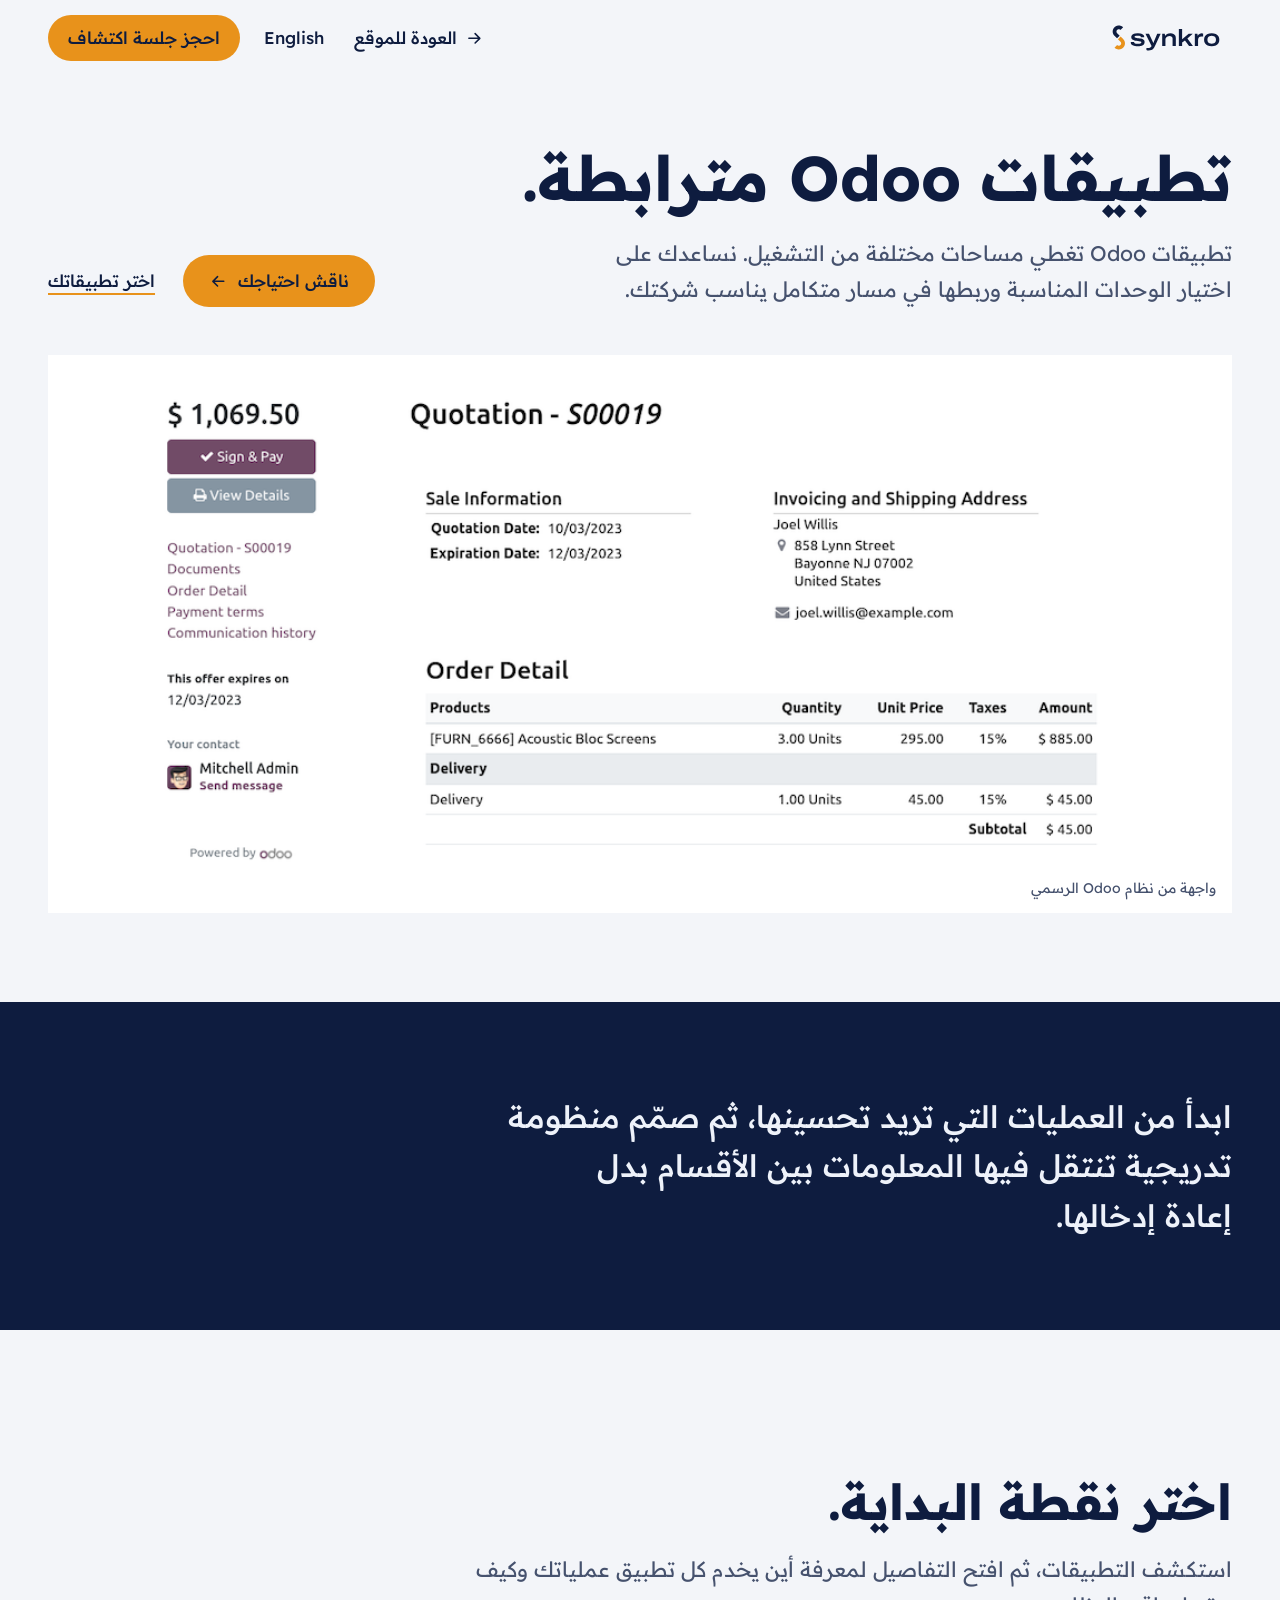
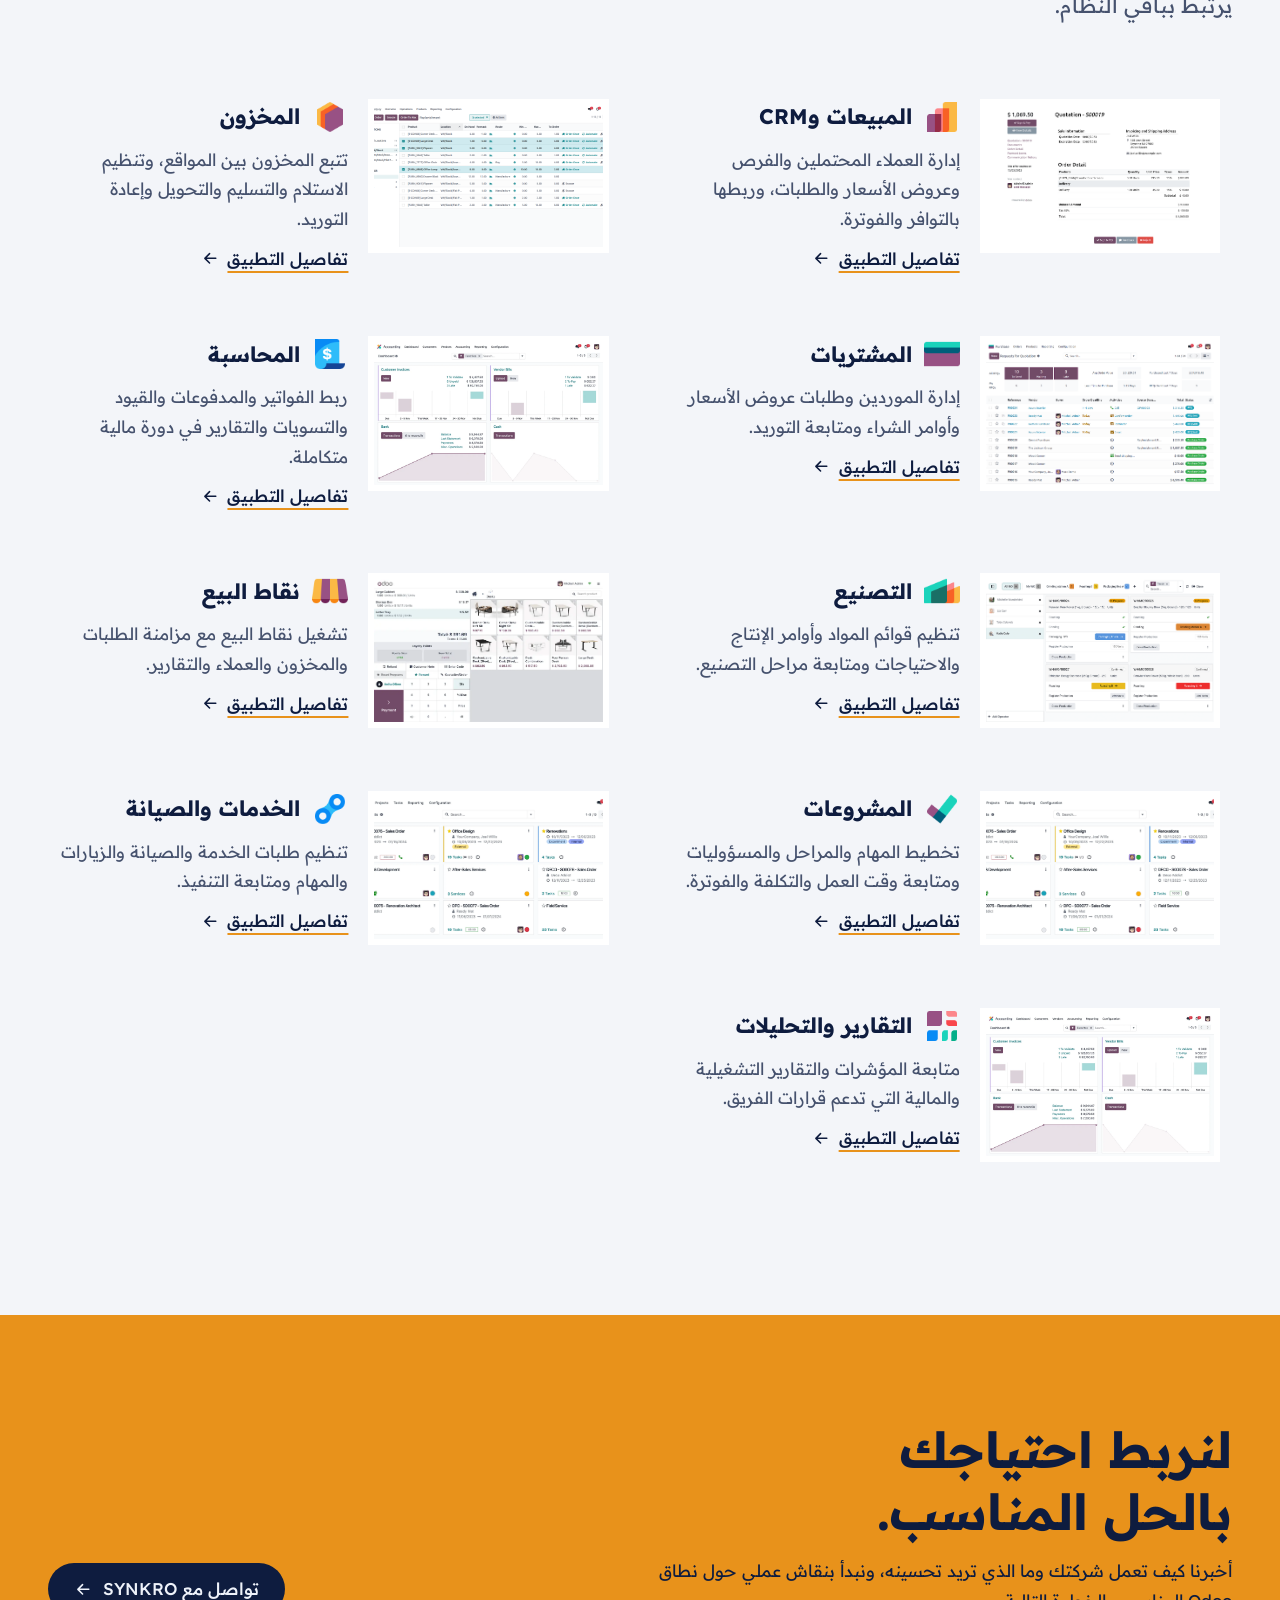
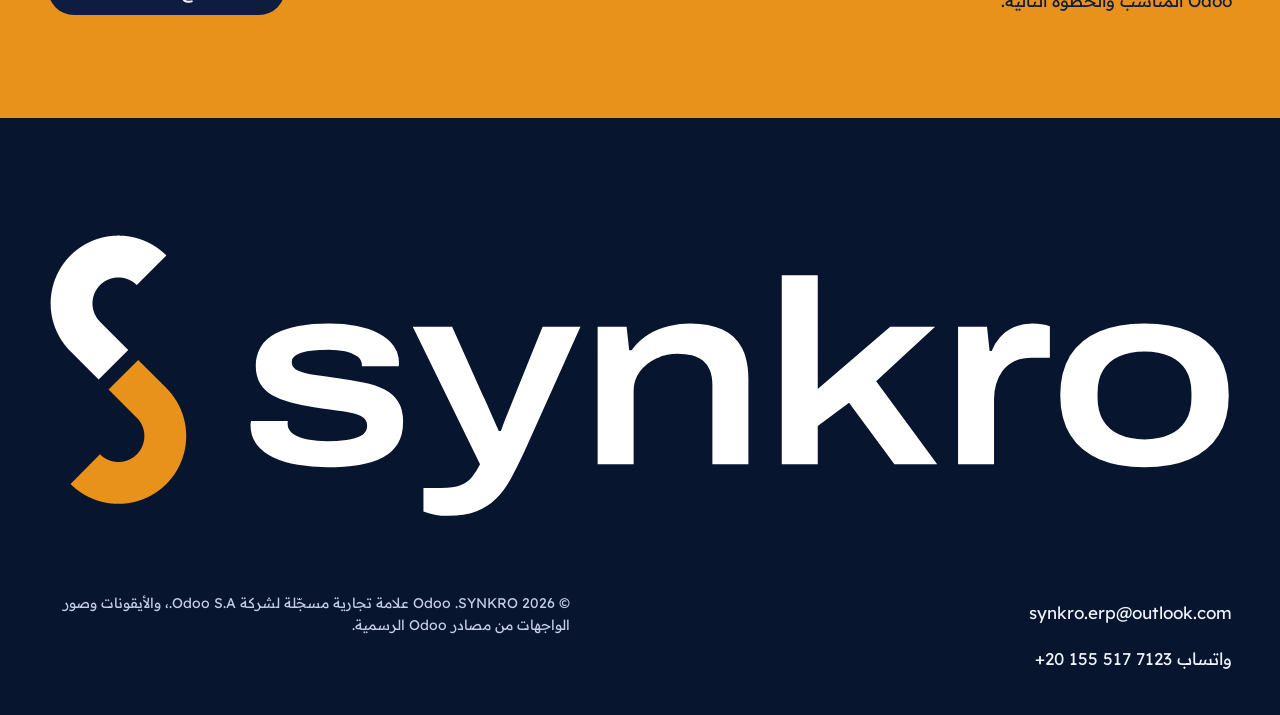
<file: details.html>
<!DOCTYPE html>
<html lang="ar" dir="rtl">
<head>
  <meta charset="UTF-8">
  <meta name="viewport" content="width=device-width, initial-scale=1">
  <title>خدمات وتطبيقات Odoo | SYNKRO</title>
  <meta name="description" content="تفاصيل خدمات SYNKRO في تنفيذ Odoo ERP وتطبيقاته، من تحليل الإجراءات إلى التشغيل والدعم.">
  <meta name="theme-color" content="#F3F5F9">
  <link rel="icon" href="assets/img/synkro-mark.svg" type="image/svg+xml">
  <link rel="icon" href="favicon-32.png" type="image/png" sizes="32x32">
  <link rel="stylesheet" href="assets/css/fonts.css">
  <link rel="stylesheet" href="assets/css/synkro.css">
  <link rel="stylesheet" href="assets/css/details.css">
  <script>document.documentElement.classList.add('js');</script>
</head>
<body>
  <svg width="0" height="0" style="position:absolute" aria-hidden="true" focusable="false">
    <symbol id="i-fwd" viewBox="0 0 24 24"><path d="M5 12h14M13 6l6 6-6 6"/></symbol>
    <symbol id="i-back" viewBox="0 0 24 24"><path d="M19 12H5M11 6l-6 6 6 6"/></symbol>
    <symbol id="i-check" viewBox="0 0 24 24"><path d="M5 12.5l4.5 4.5L19 7.5"/></symbol>
  </svg>
  <a class="skip-link" href="#main" id="skipLink">انتقل إلى المحتوى</a>
  <header class="site-header" id="siteHeader">
    <div class="container nav">
      <a class="brand" href="synkro-odoo-website.html" data-home aria-label="SYNKRO"><img src="synkro-logo-primary.svg" width="559" height="215" alt="SYNKRO"></a>
      <div class="nav-actions">
        <a class="back-link" href="synkro-odoo-website.html" data-home><svg class="icon icon-fwd" aria-hidden="true"><use href="#i-back"/></svg><span id="backLabel">العودة للموقع</span></a>
        <button class="lang-btn" id="langToggle" type="button" lang="en">English</button>
        <a class="btn btn-primary nav-cta" href="synkro-odoo-website.html#contact" data-home-hash="contact" id="navCta">احجز جلسة اكتشاف</a>
      </div>
    </div>
  </header>
  <main id="main">
    <section class="d-hero">
      <div class="container d-hero-grid" data-reveal>
        <div class="d-hero-copy" data-reveal>
          <h1 class="heading" id="pageTitle"></h1>
          <p class="lead measure" id="pageLead"></p>
          <div class="d-actions">
            <a class="btn btn-primary" href="synkro-odoo-website.html#contact" data-home-hash="contact"><span id="contactLabel">ناقش احتياجك</span><svg class="icon icon-fwd" aria-hidden="true"><use href="#i-fwd"/></svg></a>
            <a class="text-link" href="synkro-odoo-website.html#scope" data-home-hash="scope" id="backToSolutions">اختر تطبيقاتك</a>
          </div>
        </div>
        <figure class="d-media">
          <img id="heroImage" src="odoo-views/sales.webp" width="1046" height="654" alt="">
          <figcaption id="mediaCaption">واجهة من نظام Odoo</figcaption>
        </figure>
      </div>
    </section>
    <section class="d-summary on-ink">
      <div class="container"><p class="d-statement" id="heroSummary"></p></div>
    </section>
    <section class="d-content">
      <div class="container">
        <div class="d-head" data-reveal>
          <h2 class="heading" id="sectionTitle"></h2>
          <p class="lead measure" id="sectionIntro"></p>
        </div>
        <ol class="d-panels" id="detailGrid" data-reveal></ol>
        <div class="d-apps" id="appsGrid" data-reveal></div>
        <div class="d-related" id="relatedSection">
          <div class="d-head" data-reveal>
            <h2 class="heading" id="relatedTitle"></h2>
            <p class="lead measure" id="relatedCopy"></p>
          </div>
          <div class="d-views" id="relatedViews" data-reveal></div>
        </div>
      </div>
    </section>
    <section class="d-closing">
      <div class="container d-closing-grid">
        <div><h2 class="heading" id="closingTitle"></h2><p id="closingCopy"></p></div>
        <a class="btn btn-ink" href="synkro-odoo-website.html#contact" data-home-hash="contact"><span id="closingCta">تواصل مع SYNKRO</span><svg class="icon icon-fwd" aria-hidden="true"><use href="#i-fwd"/></svg></a>
      </div>
    </section>
  </main>
  <footer class="site-footer on-ink">
    <div class="container">
      <img class="footer-mark" src="assets/img/synkro-wordmark-reversed.svg" width="454" height="110" alt="SYNKRO" loading="lazy">
      <div class="footer-row">
        <ul class="footer-contact">
          <li><a href="mailto:synkro.erp@outlook.com"><bdi dir="ltr">synkro.erp@outlook.com</bdi></a></li>
          <li><a href="https://wa.me/201555177123" target="_blank" rel="noopener"><span id="footerWa">واتساب</span> <bdi dir="ltr">+20 155 517 7123</bdi></a></li>
        </ul>
        <p class="footer-legal small" id="footerLine">© 2026 SYNKRO.</p>
      </div>
    </div>
  </footer>
  <script>
    const serviceData = {
      implementation:{
        title:{ar:"تنفيذ Odoo يبدأ من طريقة عملك",en:"Odoo, built around how you work"},
        lead:{ar:"نرتّب رحلة التحول إلى Odoo خطوة بخطوة: نفهم إجراءاتك الحالية، ونصمم تدفقًا واضحًا، ثم نهيئ النظام وندرب الفريق قبل الإطلاق.",en:"A structured Odoo journey: understand current operations, design clear workflows, configure the system, and prepare your team for go-live."},
        summary:{ar:"الهدف ليس تشغيل برنامج جديد فحسب؛ بل ربط فرقك وبياناتك في طريقة عمل مفهومة، مع خطة انتقال تقلّل الارتباك وتحافظ على استمرارية التشغيل.",en:"The goal is more than switching on new software. We connect teams and data through clear workflows, with a transition plan designed to protect day-to-day operations."},
        image:"odoo-views/sales.webp",alt:{ar:"واجهة عروض الأسعار في Odoo Sales",en:"Odoo Sales quotation screen"},
        intro:{ar:"من أول ورشة عمل إلى يوم الإطلاق وما بعده، لكل مرحلة مخرجات واضحة ومسؤوليات متفق عليها.",en:"From the first workshop through launch and beyond, every phase has clear deliverables and agreed ownership."},gallery:["inventory","accounting","purchase"],
        panels:[
          {title:{ar:"اكتشاف وتحليل",en:"Discover & map"},body:{ar:"نبدأ برسم صورة دقيقة لكيفية انتقال الطلب والمعلومة بين الأشخاص والأقسام.",en:"We map how orders and information move across people, teams, and systems."},items:[{ar:"مقابلات مع أصحاب العمليات والمستخدمين",en:"Workshops with process owners and users"},{ar:"توثيق نقاط التعطّل والاحتياجات",en:"Document bottlenecks and requirements"},{ar:"تحديد النطاق والأولويات ومؤشرات النجاح",en:"Agree scope, priorities, and success measures"}]},
          {title:{ar:"تهيئة وترحيل",en:"Configure & migrate"},body:{ar:"نعدّ التطبيقات والصلاحيات والبيانات لتخدم الإجراءات المتفق عليها بدل فرض خطوات غير مناسبة.",en:"We configure apps, access, and data around agreed workflows instead of forcing unsuitable steps."},items:[{ar:"تهيئة التطبيقات والبيانات الأساسية",en:"Configure apps and core master data"},{ar:"ترحيل منظم مع مراجعة جودة البيانات",en:"Structured migration with data-quality checks"},{ar:"اختبارات سيناريوهات العمل قبل الإطلاق",en:"Test real operating scenarios before launch"}]},
          {title:{ar:"إطلاق وتمكين الفريق",en:"Launch & enable"},body:{ar:"نجهز المستخدمين ونرافق الانتقال إلى التشغيل، مع مسار واضح لمعالجة الملاحظات والتحسينات.",en:"We prepare users and support the move to live operations, with a clear path for issues and improvements."},items:[{ar:"تدريب عملي حسب أدوار المستخدمين",en:"Role-based, hands-on user training"},{ar:"خطة إطلاق ومتابعة للاستقرار",en:"Go-live and stabilization plan"},{ar:"تسليم التوثيق وخطوات الدعم",en:"Documentation and support handover"}]}
        ]
      },
      customization:{
        title:{ar:"تطوير يضيف قيمة، لا تعقيدًا",en:"Custom work that earns its place"},
        lead:{ar:"عندما لا تغطي الإعدادات القياسية احتياجًا حقيقيًا، نصمم امتدادات Odoo وتقارير وسير عمل مخصصة، مع إبقاء الحل مفهومًا وقابلًا للصيانة.",en:"When standard configuration cannot meet a genuine need, we build focused Odoo extensions, reports, and workflows that remain understandable and maintainable."},
        summary:{ar:"نراجع الإعدادات القياسية أولًا، ثم نحدد أصغر إضافة تحقق المطلوب. هذا يقلل التعقيد غير الضروري ويحافظ على قابلية تحديث النظام.",en:"We assess standard configuration first, then define the smallest extension that solves the need, limiting unnecessary complexity and preserving upgradeability."},
        image:"odoo-views/project.webp",alt:{ar:"واجهة إدارة مشروع في Odoo",en:"Odoo Project management screen"},
        intro:{ar:"التطوير الجيد يبدأ بسؤال: ما المشكلة العملية؟ ثم يتبعها تصميم واختبار وتوثيق واضح.",en:"Good development starts with the operational problem, followed by thoughtful design, testing, and clear documentation."},gallery:["sales","manufacturing","purchase"],
        panels:[
          {title:{ar:"تحديد الحاجة",en:"Define the need"},body:{ar:"نحوّل الطلب إلى حالة استخدام واضحة ونفرق بين الضروري والتحسين الاختياري.",en:"We turn a request into a clear use case and separate essentials from optional enhancements."},items:[{ar:"مراجعة إعدادات Odoo المتاحة",en:"Review built-in Odoo capabilities"},{ar:"اتفاق على السلوك المتوقع ومعايير القبول",en:"Agree expected behavior and acceptance criteria"},{ar:"تقييم أثر التخصيص على الصيانة",en:"Assess the maintenance impact"}]},
          {title:{ar:"بناء متوافق",en:"Build with care"},body:{ar:"نطور ما يلزم ضمن حدود واضحة، ونتجنب نسخ وظائف موجودة أو تعديل النواة بلا داعٍ.",en:"We build only what is needed, avoiding duplicated functionality and unnecessary core changes."},items:[{ar:"شاشات وحقول وسير عمل محسوبة",en:"Purposeful views, fields, and workflows"},{ar:"صلاحيات وتقارير تناسب المستخدم",en:"Role-aware access and useful reporting"},{ar:"تكاملات موثقة مع الأنظمة ذات الصلة",en:"Documented integrations with related systems"}]},
          {title:{ar:"اختبار وتسليم",en:"Test & hand over"},body:{ar:"تُراجع الإضافة ضمن سياق العمليات الفعلية ثم تُسلّم مع شرح طريقة استخدامها.",en:"The extension is reviewed in real workflow context and delivered with guidance for its users."},items:[{ar:"اختبارات وظيفية وسيناريوهات قبول",en:"Functional and acceptance-scenario testing"},{ar:"مراجعة الصلاحيات وتجربة المستخدم",en:"Access-control and usability review"},{ar:"توثيق فني وملاحظات التحديث",en:"Technical notes and upgrade considerations"}]}
        ]
      },
      finance:{
        title:{ar:"صورة مالية أوضح داخل Odoo",en:"Clearer financial operations in Odoo"},
        lead:{ar:"نهيّئ دورة مالية مترابطة تشمل الحسابات وضريبة القيمة المضافة والفوترة الإلكترونية المرتبطة بمنصة «فاتورة»، والمدفوعات والتسويات والتقارير، بما يتوافق مع سياسات شركتك.",en:"We configure a connected finance workflow across accounts, VAT, e-invoicing linked to ZATCA's Fatoora platform, payments, reconciliation and reporting, fitted to your policies."},
        summary:{ar:"من المستند اليومي إلى التقارير، ترتبط المعاملات بسياقها التشغيلي لتقليل إعادة الإدخال وتسهيل المراجعة واتخاذ القرار.",en:"From daily documents to reports, transactions stay connected to their operational context, reducing re-entry and supporting review and decisions."},
        image:"odoo-views/accounting.webp",alt:{ar:"لوحة تطبيق Odoo Accounting",en:"Odoo Accounting dashboard"},
        intro:{ar:"نضبط أساسًا يمكن الاعتماد عليه: إعدادات واضحة، تسلسل مفهوم للمراجعة، وتقارير تعكس احتياج الإدارة.",en:"We build a dependable foundation: clear setup, understandable review paths, and reporting shaped around management needs."},gallery:["sales","purchase","inventory"],
        panels:[
          {title:{ar:"أساس مالي مضبوط",en:"A sound finance foundation"},body:{ar:"تبدأ الرؤية المالية من بنية الحسابات والبيانات المرجعية المناسبة.",en:"Reliable financial visibility starts with the right account structure and master data."},items:[{ar:"دليل الحسابات والدفاتر",en:"Chart of accounts and journals"},{ar:"ضريبة القيمة المضافة وربط منصة «فاتورة»",en:"VAT and the ZATCA Fatoora integration"},{ar:"صلاحيات ومسارات اعتماد مناسبة",en:"Appropriate access and approval paths"}]},
          {title:{ar:"دورة معاملات مترابطة",en:"Connected transactions"},body:{ar:"تتصل الفواتير والمدفوعات بالتدفقات التي أنشأتها بدل أن تصبح جزرًا منفصلة.",en:"Invoices and payments connect to the workflows that created them instead of becoming isolated records."},items:[{ar:"فواتير العملاء والموردين",en:"Customer and vendor billing"},{ar:"المدفوعات والتسوية البنكية",en:"Payments and bank reconciliation"},{ar:"متابعة المستحقات وإقفال الفترات",en:"Receivables, payables, and period close"}]},
          {title:{ar:"تقارير تدعم القرار",en:"Reporting for decisions"},body:{ar:"نختار مؤشرات قابلة للاستخدام ونربطها بتعريفات متفق عليها داخل المؤسسة.",en:"We select usable measures and align their definitions across the organization."},items:[{ar:"تقارير مالية وتشغيلية واضحة",en:"Clear financial and operational reports"},{ar:"متابعة التدفق النقدي والاستحقاقات",en:"Cash-flow and due-item visibility"},{ar:"مراجعة الأرقام ومسؤولية مصدرها",en:"Traceable figures and data ownership"}]}
        ]
      },
      inventory:{
        title:{ar:"مخزون يمكن تتبعه والتحكم فيه",en:"Inventory you can trace and control"},
        lead:{ar:"نصمم حركة المخزون من الاستلام إلى التسليم، ونربط المستودعات والمشتريات والمبيعات والتصنيع في صورة تشغيلية واحدة.",en:"We design stock movement from receipt to delivery, connecting warehouses, purchasing, sales, and manufacturing in one operational picture."},
        summary:{ar:"رؤية أدق للأرصدة والحركات تساعد الفريق على معرفة ما هو متاح، وأين يوجد، وما الذي يحتاج إلى إعادة توريد.",en:"Clearer visibility into quantities and movements helps teams know what is available, where it is, and what needs replenishment."},
        image:"odoo-views/inventory.webp",alt:{ar:"واجهة حركة المخزون في Odoo",en:"Odoo Inventory operations screen"},
        intro:{ar:"تُبنى إعدادات المستودع على واقع الأصناف والفروع ومسارات التوريد، لا على هيكل افتراضي واحد للجميع.",en:"Warehouse configuration follows the realities of your products, locations, and supply paths, not a one-size-fits-all template."},gallery:["purchase","manufacturing","sales"],
        panels:[
          {title:{ar:"هيكل المواقع",en:"Locations & structure"},body:{ar:"نرتب المستودعات والمواقع وقواعد الحركة بما يعكس طريقة التخزين والتجهيز الفعلية.",en:"We organize warehouses, locations, and movement rules to reflect actual storage and fulfillment."},items:[{ar:"مستودعات وفروع ومواقع داخلية",en:"Warehouses, branches, and internal locations"},{ar:"مسارات استلام وتسليم وتحويل",en:"Receipt, delivery, and transfer routes"},{ar:"قواعد إعادة التوريد المناسبة",en:"Replenishment rules that fit demand"}]},
          {title:{ar:"تتبع وحركة دقيقة",en:"Traceability & movement"},body:{ar:"يُسجل النظام تفاصيل الحركة اللازمة للمراجعة والاستدعاء ومعرفة مصدر الصنف.",en:"The system records the movement detail needed for review, traceability, and product origin."},items:[{ar:"أرقام تسلسلية ودفعات عند الحاجة",en:"Serial and lot tracking where needed"},{ar:"استلامات وتجهيزات وجرد دوري",en:"Receipts, picking, and cycle counts"},{ar:"قواعد تقييم وتكلفة متفق عليها",en:"Agreed valuation and costing rules"}]},
          {title:{ar:"ربط مع باقي التشغيل",en:"Connected operations"},body:{ar:"ترتبط حركة المخزون بطلبات الشراء والبيع وأوامر الإنتاج والتقارير.",en:"Stock movement connects to purchase and sales orders, manufacturing, and reporting."},items:[{ar:"توافر محدث لفريق المبيعات",en:"Current availability for sales teams"},{ar:"احتياجات شراء أكثر وضوحًا",en:"Clearer purchasing requirements"},{ar:"تحليل حركة ومعدل دوران الأصناف",en:"Movement and product-turnover analysis"}]}
        ]
      },
      analytics:{
        title:{ar:"حوّل بيانات Odoo إلى قرارات",en:"Turn Odoo data into decisions"},
        lead:{ar:"نرتب مؤشرات وتقارير مرتبطة بأسئلة الإدارة الفعلية، من أداء المبيعات والمخزون إلى الربحية وسير العمليات.",en:"We shape reports and measures around the questions leaders actually ask, from sales and stock performance to profitability and operations."},
        summary:{ar:"التقرير المفيد لا يكتفي بعرض الأرقام؛ بل يوضح تعريف المؤشر ومصدره وتوقيته حتى يستطيع الفريق التحرك بناءً عليه.",en:"Useful reporting does more than show numbers: it clarifies a measure's definition, source, and timing so teams can act on it."},
        image:"odoo-views/accounting.webp",alt:{ar:"مثال لواجهة تقارير Odoo",en:"Example Odoo reporting screen"},
        intro:{ar:"نبدأ من القرار المطلوب، ثم نرجع إلى البيانات والتعريفات اللازمة لإظهاره بثقة.",en:"We begin with the decision to support, then work back to the data and definitions required to show it with confidence."},gallery:["sales","inventory","purchase"],
        panels:[
          {title:{ar:"أسئلة ومؤشرات",en:"Questions & measures"},body:{ar:"نحدد ما الذي يحتاج المسؤول إلى معرفته، وكيف يُقاس، ومن يملك بياناته.",en:"We define what decision-makers need to know, how it is measured, and who owns the data."},items:[{ar:"جلسات تحديد احتياج التقارير",en:"Reporting discovery sessions"},{ar:"تعريف موحد للمؤشرات الأساسية",en:"Consistent definitions for core measures"},{ar:"ربط المؤشرات بأهداف تشغيلية",en:"Connect measures to operating goals"}]},
          {title:{ar:"إعداد وبناء التقارير",en:"Build useful reporting"},body:{ar:"نستخدم أدوات Odoo المناسبة أو نربط أدوات التحليل الإضافية عند وجود حاجة محددة.",en:"We use the right Odoo reporting tools or connect additional analytics where there is a clear need."},items:[{ar:"قوائم وتقارير ولوحات مؤشرات",en:"Lists, reports, and dashboards"},{ar:"تجميع ومقارنة حسب الفرع أو الفترة",en:"Compare by branch, period, or category"},{ar:"تصدير وربط تحليلي عند الحاجة",en:"Exports or analytics integrations where useful"}]},
          {title:{ar:"مراجعة واعتماد",en:"Review & adoption"},body:{ar:"نختبر وضوح النتائج ودقة المصدر ونساعد الفرق على إدخال التقارير في روتين العمل.",en:"We validate clarity and source accuracy, then help teams bring reports into their working rhythm."},items:[{ar:"مراجعة عينات وسيناريوهات عمل",en:"Review samples and business scenarios"},{ar:"تحديد مالك ومواعيد تحديث البيانات",en:"Define owners and refresh cadence"},{ar:"إرشادات قراءة واستخدام المؤشرات",en:"Guidance for reading and using measures"}]}
        ]
      },
      support:{
        title:{ar:"دعم مستمر مع نمو أعمالك",en:"Support that grows with you"},
        lead:{ar:"بعد الإطلاق، نساعد فريقك على معالجة التحديات اليومية، وتحسين الاستخدام، ومراجعة النظام مع تطور المنتجات والعمليات.",en:"After launch, we help your team resolve day-to-day issues, improve adoption, and revisit the system as products and operations evolve."},
        summary:{ar:"الدعم الجيد يحافظ على استقرار التشغيل، وينظم الأولويات، ويحوّل الملاحظات المتكررة إلى تحسينات عملية قابلة للمتابعة.",en:"Good support protects operational continuity, organizes priorities, and turns recurring feedback into practical improvements."},
        image:"odoo-views/project.webp",alt:{ar:"واجهة إدارة مهام في Odoo",en:"Odoo task management screen"},
        intro:{ar:"مسار الدعم يوازن بين سرعة الاستجابة، وضوح الحل، وتوثيق ما تغير ليستفيد منه الفريق لاحقًا.",en:"A support path balances timely response, understandable resolutions, and documentation the team can reuse."},gallery:["pos","sales","inventory"],
        panels:[
          {title:{ar:"استقبال وترتيب الطلبات",en:"Triage & prioritize"},body:{ar:"نحدد أثر المشكلة ونطاقها ونرتبها مع فريقك بحسب الأولوية التشغيلية.",en:"We identify impact and scope, then prioritize requests with your team based on operational need."},items:[{ar:"تجميع البلاغات والطلبات",en:"Centralize issues and requests"},{ar:"تحديد الأولوية والمسؤول",en:"Agree priority and ownership"},{ar:"متابعة الحالة والخطوات التالية",en:"Track status and next steps"}]},
          {title:{ar:"حل وتمكين المستخدمين",en:"Resolve & enable users"},body:{ar:"نعالج السبب قدر الإمكان، ونشرح الإجراء للمستخدمين لتقليل تكرار المشكلة.",en:"We address root causes where possible and guide users to reduce repeat issues."},items:[{ar:"تحليل إعدادات وسير العمل",en:"Review configuration and workflows"},{ar:"إرشاد وتدريب موجّه",en:"Targeted user guidance and training"},{ar:"مراجعة الأداء والصلاحيات",en:"Performance and access review"}]},
          {title:{ar:"تحسين مع الوقت",en:"Improve over time"},body:{ar:"نراجع التغييرات المطلوبة ونخطط لها بوضوح للحفاظ على النظام قابلًا للتوسع.",en:"We review requested changes and plan them deliberately to keep the system scalable."},items:[{ar:"قائمة تحسينات مرتبة حسب القيمة",en:"Improvement backlog prioritized by value"},{ar:"توثيق التغييرات والقرارات",en:"Documented changes and decisions"},{ar:"مراجعات دورية لاحتياجات التشغيل",en:"Periodic reviews of operating needs"}]}
        ]
      }
    };

    const modules = [
      {id:"sales",name:{ar:"المبيعات وCRM",en:"Sales & CRM"},code:"CRM · SALES",image:"sales.png",view:"sales.webp",description:{ar:"إدارة العملاء المحتملين والفرص وعروض الأسعار والطلبات، وربطها بالتوافر والفوترة.",en:"Manage leads, opportunities, quotations, and orders, connected to availability and invoicing."}},
      {id:"inventory",name:{ar:"المخزون",en:"Inventory"},code:"INVENTORY",image:"inventory.png",view:"inventory.webp",description:{ar:"تتبع المخزون بين المواقع، وتنظيم الاستلام والتسليم والتحويل وإعادة التوريد.",en:"Track stock across locations and manage receipts, deliveries, transfers, and replenishment."}},
      {id:"purchase",name:{ar:"المشتريات",en:"Purchase"},code:"PURCHASE",image:"purchase.png",view:"purchase.webp",description:{ar:"إدارة الموردين وطلبات عروض الأسعار وأوامر الشراء ومتابعة التوريد.",en:"Manage vendors, requests for quotation, purchase orders, and supply follow-up."}},
      {id:"accounting",name:{ar:"المحاسبة",en:"Accounting"},code:"ACCOUNTING",image:"accounting.png",view:"accounting.webp",description:{ar:"ربط الفواتير والمدفوعات والقيود والتسويات والتقارير في دورة مالية متكاملة.",en:"Connect invoices, payments, journal entries, reconciliation, and reports in a finance workflow."}},
      {id:"manufacturing",name:{ar:"التصنيع",en:"Manufacturing"},code:"MRP",image:"manufacturing.png",view:"manufacturing.webp",description:{ar:"تنظيم قوائم المواد وأوامر الإنتاج والاحتياجات ومتابعة مراحل التصنيع.",en:"Organize bills of materials, production orders, component needs, and manufacturing stages."}},
      {id:"pos",name:{ar:"نقاط البيع",en:"Point of Sale"},code:"POS",image:"pos.png",view:"pos.webp",description:{ar:"تشغيل نقاط البيع مع مزامنة الطلبات والمخزون والعملاء والتقارير.",en:"Run point-of-sale operations connected to orders, inventory, customers, and reporting."}},
      {id:"project",name:{ar:"المشروعات",en:"Project"},code:"PROJECT",image:"project.png",view:"project.webp",description:{ar:"تخطيط المهام والمراحل والمسؤوليات ومتابعة وقت العمل والتكلفة والفوترة.",en:"Plan tasks, milestones, and ownership while tracking time, cost, and billing."}},
      {id:"services",name:{ar:"الخدمات والصيانة",en:"Services & Maintenance"},code:"FIELD SERVICE · MAINTENANCE",image:"services.png",view:"project.webp",description:{ar:"تنظيم طلبات الخدمة والصيانة والزيارات والمهام ومتابعة التنفيذ.",en:"Organize service and maintenance requests, visits, tasks, and delivery follow-up."}},
      {id:"reporting",name:{ar:"التقارير والتحليلات",en:"Reporting & Analytics"},code:"SPREADSHEET · REPORTING",image:"reporting.png",view:"accounting.webp",description:{ar:"متابعة المؤشرات والتقارير التشغيلية والمالية التي تدعم قرارات الفريق.",en:"Follow operational and financial measures that support team decisions."}}
    ];
    const moduleGallery={sales:["inventory","accounting","purchase"],inventory:["purchase","manufacturing","sales"],purchase:["inventory","accounting","sales"],accounting:["sales","purchase","inventory"],manufacturing:["inventory","purchase","sales"],pos:["sales","inventory","accounting"],project:["sales","accounting","inventory"],services:["pos","project","inventory"],reporting:["sales","inventory","accounting"]};


    var langButton = document.getElementById("langToggle");
    var params = new URLSearchParams(location.search);
    var lang = params.get("lang") || (function(){ try { return localStorage.getItem("synkro-lang"); } catch (e) { return null; } })() || "ar";
    if (lang !== "en") lang = "ar";
    var t = function (value) { return value[lang]; };
    var text = function (id, value) { var el = document.getElementById(id); if (el) el.textContent = t(value); };
    var type = params.get("type");
    var item = params.get("item");
    var detail = type === "service" ? serviceData[item] : type === "module" ? modules.find(function (entry) { return entry.id === item; }) : null;
    var appIndex = !detail;
    var CHECK = '<svg class="icon" aria-hidden="true"><use href="#i-check"/></svg>';
    var FWD = '<svg class="icon icon-fwd" aria-hidden="true"><use href="#i-fwd"/></svg>';

    function el(tag, cls, txt) { var e = document.createElement(tag); if (cls) e.className = cls; if (txt != null) e.textContent = txt; return e; }
    function panel(p) {
      var li = el("li", "d-panel");
      var bar = el("span", "phase-bar"); bar.setAttribute("aria-hidden", "true"); bar.appendChild(document.createElement("i"));
      li.append(bar, el("h3", null, t(p.title)), el("p", null, t(p.body)));
      var ul = el("ul", "phase-out");
      p.items.forEach(function (it) { var x = el("li"); x.innerHTML = CHECK; x.appendChild(el("span", null, t(it))); ul.appendChild(x); });
      li.appendChild(ul); return li;
    }
    function homeLinks() {
      document.querySelectorAll("[data-home]").forEach(function (a) { a.href = "synkro-odoo-website.html?lang=" + lang; });
      document.querySelectorAll("[data-home-hash]").forEach(function (a) { a.href = "synkro-odoo-website.html?lang=" + lang + "#" + a.getAttribute("data-home-hash"); });
    }
    function render() {
      var d = detail || serviceData.implementation;
      var title = appIndex ? { ar: "تطبيقات Odoo مترابطة.", en: "Odoo apps, connected." } : d.title || d.name;
      var lead = appIndex ? { ar: "تطبيقات Odoo تغطي مساحات مختلفة من التشغيل. نساعدك على اختيار الوحدات المناسبة وربطها في مسار متكامل يناسب شركتك.", en: "Odoo apps cover different parts of your operations. We help you choose the right ones and connect them into a workflow that fits your company." } : d.lead || d.description;
      var summary = appIndex ? { ar: "ابدأ من العمليات التي تريد تحسينها، ثم صمّم منظومة تدريجية تنتقل فيها المعلومات بين الأقسام بدل إعادة إدخالها.", en: "Start with the operations you want to improve, then grow a connected system where information moves between teams instead of being typed again." } : d.summary || d.description;
      var image = appIndex ? "odoo-views/sales.webp" : type === "module" ? "odoo-views/" + d.view : d.image;
      var alt = appIndex ? { ar: "واجهة المبيعات في Odoo", en: "Odoo Sales interface" } : d.alt || d.name;
      document.documentElement.lang = lang; document.documentElement.dir = lang === "ar" ? "rtl" : "ltr";
      document.body.classList.toggle("is-app-index", appIndex);
      document.title = t(title) + " | SYNKRO";
      text("pageTitle", title); text("pageLead", lead); text("heroSummary", summary);
      text("skipLink", { ar: "انتقل إلى المحتوى", en: "Skip to content" });
      text("backLabel", { ar: "العودة للموقع", en: "Back to website" });
      text("navCta", { ar: "احجز جلسة اكتشاف", en: "Book a discovery session" });
      text("contactLabel", { ar: "ناقش احتياجك", en: "Discuss your needs" });
      text("backToSolutions", { ar: "اختر تطبيقاتك", en: "Pick your apps" });
      text("mediaCaption", { ar: "واجهة من نظام Odoo الرسمي", en: "From Odoo's official interface" });
      text("sectionTitle", appIndex ? { ar: "اختر نقطة البداية.", en: "Choose where to begin." } : type === "module" ? { ar: "كيف ينسجم " + d.name.ar + " مع عملياتك؟", en: "How " + d.name.en + " fits your workflow" } : { ar: "عمل واضح، ونتيجة قابلة للاستخدام.", en: "Clear work, useful outcomes." });
      text("sectionIntro", appIndex ? { ar: "استكشف التطبيقات، ثم افتح التفاصيل لمعرفة أين يخدم كل تطبيق عملياتك وكيف يرتبط بباقي النظام.", en: "Explore the apps, then open the details to see where each one fits and how it connects to the rest of the system." } : d.intro || d.description);
      var img = document.getElementById("heroImage"); img.src = image; img.alt = t(alt);
      var grid = document.getElementById("detailGrid"), apps = document.getElementById("appsGrid"), views = document.getElementById("relatedViews");
      grid.replaceChildren(); apps.replaceChildren(); views.replaceChildren();
      if (appIndex) {
        modules.forEach(function (app) {
          var a = el("a", "d-app"); a.href = "details.html?type=module&item=" + encodeURIComponent(app.id) + "&lang=" + lang;
          var fig = el("span", "d-app-shot"); var pv = el("img"); pv.src = "odoo-views/" + app.view; pv.alt = t(app.name) + " | Odoo"; pv.loading = "lazy"; pv.decoding = "async"; pv.width = 720; pv.height = 450; fig.appendChild(pv);
          var copy = el("span", "d-app-copy");
          var top = el("span", "d-app-top"); var ic = el("img"); ic.src = "odoo-modules/" + app.image; ic.alt = ""; ic.width = 36; ic.height = 36;
          top.append(ic, el("span", "d-app-name", t(app.name)));
          var more = el("span", "text-link d-app-more"); more.appendChild(el("span", null, lang === "ar" ? "تفاصيل التطبيق" : "App details")); more.insertAdjacentHTML("beforeend", FWD);
          copy.append(top, el("span", "d-app-desc", t(app.description)), more);
          a.append(fig, copy); apps.appendChild(a);
        });
      } else if (d.panels) {
        d.panels.forEach(function (p) { grid.appendChild(panel(p)); });
      } else {
        [
          { title: { ar: "ماذا يقدّم التطبيق؟", en: "What the app does" }, body: d.description, items: [{ ar: "وظائف أساسية قابلة للتهيئة", en: "Core features you can configure" }, { ar: "بيانات متصلة بسير العمل", en: "Data connected to workflows" }, { ar: "صلاحيات حسب دور المستخدم", en: "Access shaped by user role" }] },
          { title: { ar: "كيف يرتبط بباقي النظام؟", en: "How it connects" }, body: { ar: "تظهر قيمة التطبيق عندما يتبادل البيانات مع الفرق والتطبيقات التي تعتمد عليه.", en: "The app is most useful when it shares data with the teams and apps around it." }, items: [{ ar: "ربط مع التطبيقات ذات الصلة", en: "Connected to related Odoo apps" }, { ar: "تجنّب الإدخال المكرر", en: "No duplicate data entry" }, { ar: "مسار واضح للمراجعة", en: "A clear review path" }] },
          { title: { ar: "كيف نهيّئه؟", en: "How we configure it" }, body: { ar: "نفهم الخطوات الحالية، ثم نهيّئ التطبيق ونختبره على سيناريوهات قريبة من التشغيل اليومي.", en: "We learn your current steps, configure the app and test it against realistic daily scenarios." }, items: [{ ar: "فهم احتياج المستخدمين", en: "Understand user needs" }, { ar: "إعداد البيانات والصلاحيات", en: "Set up data and access" }, { ar: "تجربة وتدريب وتسليم", en: "Test, train and hand over" }] }
        ].forEach(function (p) { grid.appendChild(panel(p)); });
      }
      var ids = appIndex ? [] : (d.gallery || moduleGallery[item] || ["sales", "inventory", "accounting"]);
      document.getElementById("relatedSection").hidden = appIndex;
      text("relatedTitle", { ar: "الصورة الكاملة في Odoo", en: "The connected picture in Odoo" });
      text("relatedCopy", { ar: "أمثلة لتطبيقات تتبادل البيانات ضمن سير العمل نفسه. تُحدَّد التطبيقات النهائية بعد فهم إجراءاتك.", en: "Examples of apps that share data in the same workflow. The final mix depends on your actual processes." });
      ids.forEach(function (id) {
        var app = modules.find(function (m) { return m.id === id; }); if (!app) return;
        var a = el("a", "d-view"); a.href = "details.html?type=module&item=" + app.id + "&lang=" + lang;
        var im = el("img"); im.src = "odoo-views/" + app.view; im.alt = t(app.name) + " | Odoo"; im.loading = "lazy"; im.decoding = "async"; im.width = 720; im.height = 450;
        var cap = el("span", "d-view-cap", t(app.name));
        a.append(im, cap); views.appendChild(a);
      });
      text("closingTitle", { ar: "لنربط احتياجك بالحل المناسب.", en: "Let's match your needs to the right setup." });
      text("closingCopy", { ar: "أخبرنا كيف تعمل شركتك وما الذي تريد تحسينه، ونبدأ بنقاش عملي حول نطاق Odoo المناسب والخطوة التالية.", en: "Tell us how your company works and what you want to improve. We'll start with a practical conversation about Odoo scope and next steps." });
      text("closingCta", { ar: "تواصل مع SYNKRO", en: "Talk to SYNKRO" });
      text("footerWa", { ar: "واتساب", en: "WhatsApp" });
      text("footerLine", { ar: "© 2026 SYNKRO. ‏Odoo علامة تجارية مسجّلة لشركة Odoo S.A.، والأيقونات وصور الواجهات من مصادر Odoo الرسمية.", en: "© 2026 SYNKRO. Odoo is a registered trademark of Odoo S.A. App icons and interface screens are from Odoo's official sources." });
      langButton.textContent = lang === "ar" ? "English" : "العربية";
      langButton.lang = lang === "ar" ? "en" : "ar";
      homeLinks();
    }
    langButton.addEventListener("click", function () {
      lang = lang === "ar" ? "en" : "ar";
      try { localStorage.setItem("synkro-lang", lang); } catch (e) {}
      params.set("lang", lang); history.replaceState(null, "", "?" + params.toString());
      render();
    });
    window.addEventListener("scroll", function () { document.getElementById("siteHeader").classList.toggle("is-scrolled", window.scrollY > 24); }, { passive: true });
    render();
    // Reveal: staggered entrance per block, revealed by position so nothing stays hidden.
    var reduced = window.matchMedia("(prefers-reduced-motion: reduce)").matches;
    function stagger() { document.querySelectorAll("[data-reveal]").forEach(function (b) { Array.prototype.forEach.call(b.children, function (c, i) { c.style.setProperty("--i", Math.min(i, 8)); }); }); }
    var pending = Array.prototype.slice.call(document.querySelectorAll("[data-reveal]")), queued = false;
    function sweep() { queued = false; var lim = window.innerHeight * 0.92; pending = pending.filter(function (e) { if (reduced || e.getBoundingClientRect().top < lim) { e.classList.add("in"); return false; } return true; }); }
    function queue() { if (!queued) { queued = true; requestAnimationFrame(sweep); } }
    stagger(); window.addEventListener("scroll", queue, { passive: true }); window.addEventListener("resize", queue, { passive: true });
    langButton.addEventListener("click", stagger);
    requestAnimationFrame(function () { sweep(); document.body.classList.add("is-ready"); });
    setTimeout(function () { document.querySelectorAll("[data-reveal]").forEach(function (e) { if (e.getBoundingClientRect().top < window.innerHeight) e.classList.add("in"); }); }, 3500);
  </script>
</body>
</html>
</file>
<file: assets/css/fonts.css>
/* Readex Pro (SIL OFL 1.1), embedded so the site also works when opened straight from disk. Source files: assets/fonts/ */
@font-face{font-family:"Readex Pro";font-style:normal;font-weight:400;font-display:swap;src:url([data-uri]) format("woff2");unicode-range:U+0600-06FF,U+0750-077F,U+0870-088E,U+0890-0891,U+0898-08E1,U+08E3-08FF,U+200C-200E,U+2010-2011,U+204F,U+2E41,U+FB50-FDFF,U+FE70-FE74,U+FE76-FEFC}
@font-face{font-family:"Readex Pro";font-style:normal;font-weight:500;font-display:swap;src:url([data-uri]) format("woff2");unicode-range:U+0600-06FF,U+0750-077F,U+0870-088E,U+0890-0891,U+0898-08E1,U+08E3-08FF,U+200C-200E,U+2010-2011,U+204F,U+2E41,U+FB50-FDFF,U+FE70-FE74,U+FE76-FEFC}
@font-face{font-family:"Readex Pro";font-style:normal;font-weight:700;font-display:swap;src:url([data-uri]) format("woff2");unicode-range:U+0600-06FF,U+0750-077F,U+0870-088E,U+0890-0891,U+0898-08E1,U+08E3-08FF,U+200C-200E,U+2010-2011,U+204F,U+2E41,U+FB50-FDFF,U+FE70-FE74,U+FE76-FEFC}
@font-face{font-family:"Readex Pro";font-style:normal;font-weight:400;font-display:swap;src:url([data-uri]) format("woff2");unicode-range:U+0000-00FF,U+0131,U+0152-0153,U+02BB-02BC,U+02C6,U+02DA,U+02DC,U+0304,U+0308,U+0329,U+2000-206F,U+20AC,U+2122,U+2191,U+2193,U+2212,U+2215,U+FEFF,U+FFFD}
@font-face{font-family:"Readex Pro";font-style:normal;font-weight:500;font-display:swap;src:url([data-uri]) format("woff2");unicode-range:U+0000-00FF,U+0131,U+0152-0153,U+02BB-02BC,U+02C6,U+02DA,U+02DC,U+0304,U+0308,U+0329,U+2000-206F,U+20AC,U+2122,U+2191,U+2193,U+2212,U+2215,U+FEFF,U+FFFD}
@font-face{font-family:"Readex Pro";font-style:normal;font-weight:700;font-display:swap;src:url([data-uri]) format("woff2");unicode-range:U+0000-00FF,U+0131,U+0152-0153,U+02BB-02BC,U+02C6,U+02DA,U+02DC,U+0304,U+0308,U+0329,U+2000-206F,U+20AC,U+2122,U+2191,U+2193,U+2212,U+2215,U+FEFF,U+FFFD}
</file>
<file: assets/css/synkro.css>
/* SYNKRO — shared stylesheet for the main page and the detail pages.
   Tokens are the single source of truth; see DESIGN.md for the rules behind them. */

/* Fonts: Readex Pro, one family for Arabic and Latin, embedded in fonts.css. */

/* ---------- Tokens ---------- */
:root{
  --ink:#0E1C3F;          /* brand navy: text on light, dark fields */
  --ink-tone:#16295A;     /* one step up from ink: surfaces on ink */
  --ink-field:#132550;    /* form fields on ink */
  --deep:#08152F;         /* footer field */
  --saffron:#E8921B;      /* brand saffron: actions, the syncing half */
  --saffron-hover:#F2A33A;
  --saffron-text:#8F5200; /* saffron as text on light grounds (5.7:1 on mist) */
  --mist:#F3F5F9;         /* light ground */
  --mist-tone:#E7ECF4;    /* one step down from mist */
  --paper:#FFFFFF;
  --slate:#46526E;        /* secondary text on light (7.1:1 on mist) */
  --on-ink:#EEF2FA;       /* text on ink */
  --on-ink-2:#C3CEE6;     /* secondary text on ink (10.5:1), tinted from the navy, never grey */

  --font:"Readex Pro","Segoe UI","Noto Sans Arabic",Tahoma,system-ui,sans-serif;
  --fs-display:clamp(2.5rem,1.35rem + 4.4vw,5.25rem);
  --fs-heading:clamp(1.95rem,1.35rem + 2.2vw,3.25rem);
  --fs-lead:clamp(1.125rem,1.02rem + .38vw,1.375rem);
  --fs-body:1.0625rem;
  --fs-small:.875rem;

  --max:1320px;
  --gutter:clamp(20px,4vw,48px);
  --section:clamp(96px,11vw,168px);
  --ease-out:cubic-bezier(.16,1,.3,1);
  --z-header:20;
  --z-menu:30;
}

/* ---------- Base ---------- */
*,*::before,*::after{box-sizing:border-box}
html{-webkit-text-size-adjust:100%;text-size-adjust:100%;scroll-padding-top:88px;scrollbar-color:var(--ink) var(--mist-tone)}
body{margin:0;background:var(--mist);color:var(--ink);font-family:var(--font);font-size:var(--fs-body);line-height:1.75;font-weight:400;font-variant-numeric:tabular-nums;-webkit-font-smoothing:antialiased;text-rendering:optimizeLegibility}
html[lang="en"] body{line-height:1.6}
img,svg{display:block;max-width:100%}
img{height:auto}
a{color:inherit;text-decoration-thickness:.08em;text-underline-offset:.28em}
button,input,select,textarea{font:inherit;color:inherit}
h1,h2,h3,p,ul,ol,dl,dd,figure{margin:0}
ul,ol{padding:0;list-style:none}
h1,h2,h3{font-weight:700;text-wrap:balance}
p,li,dd{text-wrap:pretty}
::selection{background:var(--saffron);color:var(--ink)}
:focus-visible{outline:3px solid var(--saffron);outline-offset:3px}
input,textarea{caret-color:var(--saffron)}
.ltr{direction:ltr;unicode-bidi:isolate}
.visually-hidden{position:absolute!important;width:1px;height:1px;padding:0;margin:-1px;overflow:hidden;clip:rect(0,0,0,0);white-space:nowrap;border:0}
.icon{width:1.1em;height:1.1em;flex:0 0 auto;fill:none;stroke:currentColor;stroke-width:2;stroke-linecap:round;stroke-linejoin:round}
[dir="rtl"] .icon-fwd{transform:scaleX(-1)}

.container{width:min(var(--max),100% - 2*var(--gutter));margin-inline:auto}
.skip-link{position:absolute;inset-inline-start:12px;top:-60px;z-index:50;padding:10px 16px;background:var(--ink);color:var(--on-ink);border-radius:999px;font-weight:500;text-decoration:none;transition:top .2s}
.skip-link:focus{top:12px}

/* Type roles */
.display{font-size:var(--fs-display);line-height:1.2;letter-spacing:0}
.heading{font-size:var(--fs-heading);line-height:1.25;letter-spacing:0}
html[lang="en"] .display{line-height:1.02;letter-spacing:-.035em}
html[lang="en"] .heading{line-height:1.08;letter-spacing:-.025em}
.lead{font-size:var(--fs-lead);line-height:1.7}
html[lang="en"] .lead{line-height:1.55}
.small{font-size:var(--fs-small);line-height:1.6}
.measure{max-width:62ch}

/* Fields */
.on-ink{background:var(--ink);color:var(--on-ink)}

/* ---------- Buttons and links ---------- */
.btn{display:inline-flex;align-items:center;justify-content:center;gap:10px;min-height:52px;padding:0 26px;border:0;border-radius:999px;font-size:var(--fs-body);font-weight:500;line-height:1.2;text-decoration:none;cursor:pointer;transition:background-color .2s var(--ease-out),color .2s var(--ease-out),transform .2s var(--ease-out)}
.btn:active{transform:scale(.97)}
.btn-primary{background:var(--saffron);color:var(--ink)}
.btn-primary:hover{background:var(--saffron-hover)}
.btn-ink{background:var(--ink);color:var(--on-ink)}
.btn-ink:hover{background:var(--ink-tone)}
.btn .icon{transition:transform .25s var(--ease-out)}
.btn:hover .icon-fwd{transform:translateX(3px)}
[dir="rtl"] .btn:hover .icon-fwd{transform:scaleX(-1) translateX(3px)}
.text-link{display:inline-flex;align-items:center;gap:8px;font-weight:500;text-decoration:underline;text-decoration-color:var(--saffron);text-decoration-thickness:2px;text-underline-offset:.35em;transition:color .2s}
.text-link:hover{color:var(--saffron-text)}
.on-ink .text-link:hover{color:var(--saffron)}

/* ---------- Header ---------- */
.site-header{position:sticky;top:0;z-index:var(--z-header);background:var(--mist);transition:background-color .25s}
.site-header.is-scrolled{background:var(--paper)}
.nav{display:flex;align-items:center;justify-content:space-between;gap:24px;height:76px}
.brand{display:inline-flex;align-items:center;flex:0 0 auto}
.brand img{width:132px;height:auto}
.nav-links{display:flex;align-items:center;gap:clamp(14px,2vw,30px)}
.nav-links a{position:relative;padding:8px 0;font-size:var(--fs-body);font-weight:500;text-decoration:none;color:var(--ink)}
.nav-links a::after{content:"";position:absolute;inset-inline:0;bottom:2px;height:2px;background:var(--saffron);transform:scaleX(0);transform-origin:center;transition:transform .25s var(--ease-out)}
.nav-links a:hover::after,.nav-links a[aria-current="true"]::after{transform:scaleX(1)}
.nav-actions{display:flex;align-items:center;gap:10px}
.lang-btn{min-height:44px;padding:0 14px;border:0;border-radius:999px;background:transparent;font-weight:500;cursor:pointer;transition:background-color .2s}
.lang-btn:hover{background:var(--mist-tone)}
.menu-btn{display:none;width:48px;height:48px;align-items:center;justify-content:center;border:0;border-radius:999px;background:var(--ink);color:var(--on-ink);cursor:pointer}
.menu-btn .icon{width:22px;height:22px}
.nav .btn{min-height:46px;padding:0 20px}

@media (max-width:1060px){
  .nav-links{position:fixed;inset:76px 0 auto 0;z-index:var(--z-menu);flex-direction:column;align-items:stretch;gap:0;padding:12px var(--gutter) 28px;background:var(--paper);transform:translateY(-8px);opacity:0;visibility:hidden;transition:opacity .25s var(--ease-out),transform .25s var(--ease-out),visibility 0s .25s}
  .nav-links.is-open{transform:none;opacity:1;visibility:visible;transition:opacity .25s var(--ease-out),transform .25s var(--ease-out)}
  .nav-links a{padding:14px 0;font-size:var(--fs-lead)}
  .nav-links a::after{bottom:8px;inset-inline-end:auto;width:40px}
  .menu-btn{display:inline-flex}
  .nav .btn-primary{display:none}
}
@media (max-width:420px){.brand img{width:112px}.lang-btn{padding:0 10px}}

/* ---------- Footer ---------- */
.site-footer{background:var(--deep);color:var(--on-ink);padding:clamp(72px,9vw,120px) 0 36px;overflow:hidden}
.footer-mark{display:block;width:100%;height:auto;margin-bottom:clamp(40px,6vw,72px)}
.footer-row{display:flex;flex-wrap:wrap;align-items:flex-start;justify-content:space-between;gap:28px 48px}
.footer-links{display:flex;flex-wrap:wrap;gap:12px 28px}
.footer-links a{font-weight:500;text-decoration:none;padding:6px 0}
.footer-links a:hover{color:var(--saffron)}
.footer-legal{max-width:58ch;color:var(--on-ink-2)}
.footer-contact{display:grid;gap:4px}
.footer-contact a{display:inline-block;padding:6px 0;color:var(--on-ink);text-decoration:none}
.footer-contact a:hover{color:var(--saffron)}

/* ---------- Reveal (motion layer) ---------- */
@media (prefers-reduced-motion:no-preference){
  .js [data-reveal] > *{opacity:0;transform:translateY(24px);transition:opacity .8s var(--ease-out),transform .8s var(--ease-out);transition-delay:calc(var(--i,0) * 75ms)}
  .js [data-reveal].in > *{opacity:1;transform:none}
}
@media (prefers-reduced-motion:reduce){
  *,*::before,*::after{transition-duration:.01ms!important;animation-duration:.01ms!important}
}
</file>
<file: assets/css/home.css>
/* SYNKRO main page. Section fields: hero mist, flow ink, services mist, scope paper,
   industries mist, process paper, approach saffron, faq mist, contact ink, footer deep. */

section{position:relative}
.section-head{display:grid;gap:20px;margin-bottom:clamp(44px,5.5vw,80px)}
.section-head .lead{color:var(--slate)}
.on-ink .section-head .lead,.on-ink .lead{color:var(--on-ink-2)}

/* ---------- 1. Hero ---------- */
.hero{padding-top:clamp(28px,4vw,56px);background:var(--mist);overflow:hidden}
.hero-grid{display:grid;grid-template-columns:minmax(0,7fr) minmax(0,5fr);align-items:center;gap:clamp(24px,4vw,64px);min-height:min(calc(100svh - 76px - 210px),640px)}
.hero-copy{position:relative;z-index:1;display:grid;gap:28px;padding-block:24px}
.hero-copy .display{max-width:13ch}
html[lang="en"] .hero-copy .display{max-width:14ch}
.hero-copy .lead{color:var(--slate)}
.hero-actions{display:flex;flex-wrap:wrap;align-items:center;gap:16px 28px;margin-top:4px}
.hero-visual{position:relative;align-self:stretch;min-height:420px}
.hero-visual canvas{position:absolute;inset:0;width:100%;height:100%;opacity:0;transition:opacity .6s var(--ease-out)}
.hero-visual[data-state="ready"] canvas{opacity:1}
.hero-mark-fallback{position:absolute;top:50%;left:50%;width:min(46%,220px);height:auto;transform:translate(-50%,-50%);transition:opacity .4s}
.hero-visual[data-state="ready"] .hero-mark-fallback{opacity:0}
.hero-apps{display:flex;flex-wrap:wrap;align-items:center;gap:14px 28px;padding-block:32px 40px}
.hero-apps p{font-weight:500;color:var(--slate);flex:0 0 auto}
.hero-apps ul{display:flex;flex-wrap:wrap;gap:8px 6px}
.hero-apps a{display:inline-flex;align-items:center;gap:10px;min-height:48px;padding:6px 14px 6px 10px;border-radius:999px;background:var(--paper);font-size:var(--fs-small);font-weight:500;text-decoration:none;transition:background-color .2s,transform .2s var(--ease-out)}
[dir="rtl"] .hero-apps a{padding:6px 10px 6px 14px}
.hero-apps a:hover{background:var(--mist-tone)}
.hero-apps a:active{transform:scale(.97)}
.hero-apps img{width:30px;height:30px}

/* ---------- 2. Flow: one order through Odoo ---------- */
.chain{padding-block:var(--section)}
.chain-head{display:grid;gap:20px;margin-bottom:clamp(48px,6vw,88px)}
.chain-body{display:grid;grid-template-columns:minmax(0,5fr) minmax(0,7fr);gap:clamp(32px,5vw,80px);align-items:start}
.chain-steps{display:grid;gap:clamp(40px,5vw,64px)}
.chain-step{display:grid;gap:14px;align-content:start}
.chain-ref{display:flex;align-items:center;gap:16px;font-size:var(--fs-heading);font-weight:700;line-height:1.1;color:var(--saffron);letter-spacing:-.01em}
.chain-ref img{width:44px;height:44px;flex:0 0 auto}
.chain-ref bdi{font-variant-numeric:tabular-nums}
.chain-step h3{font-size:var(--fs-lead);line-height:1.45}
.chain-step p{color:var(--on-ink-2);max-width:46ch}
.chain-inline{margin-top:10px;background:var(--paper);padding:8px}
.chain-inline img{width:100%;aspect-ratio:16/10;object-fit:cover;object-position:top}
.chain-viewer{display:none}
.chain-note{margin-top:clamp(40px,5vw,72px);color:var(--on-ink-2)}

@media (min-width:960px){
  .js .chain-steps{gap:0}
  .js .chain-step{min-height:46vh;padding-block:5vh}
  .js .chain-step .chain-ref{color:var(--on-ink-2);transition:color .5s var(--ease-out)}
  .js .chain-step .chain-ref img{filter:grayscale(1);opacity:.75;transition:filter .5s,opacity .5s}
  .js .chain-step.is-active .chain-ref{color:var(--saffron)}
  .js .chain-step.is-active .chain-ref img{filter:none;opacity:1}
  .js .chain-step:first-child{padding-top:0}
  .js .chain-inline{display:none}
  .js .chain-viewer{display:block;position:sticky;top:calc(76px + 6vh)}
  .viewer-frame{background:var(--paper);padding:10px}
  .viewer-stack{position:relative;aspect-ratio:16/10;overflow:hidden;background:var(--mist-tone)}
  .viewer-stack img{position:absolute;inset:0;width:100%;height:100%;object-fit:cover;object-position:top;opacity:0;transform:scale(1.04);transition:opacity .7s var(--ease-out),transform 1.2s var(--ease-out)}
  .viewer-stack img.is-on{opacity:1;transform:scale(1)}
  .viewer-cap{position:relative;height:1.75em;margin:12px 6px 2px;overflow:hidden;color:var(--ink);font-weight:500}
  .viewer-cap span{position:absolute;inset-inline-start:0;top:0;opacity:0;transform:translateY(100%);transition:opacity .4s,transform .5s var(--ease-out)}
  .viewer-cap span.is-on{opacity:1;transform:none}
}

/* ---------- 3. Services: an index ---------- */
.services{padding-block:var(--section)}
.svc-list{display:grid;gap:6px}
.svc{display:grid;grid-template-columns:56px minmax(0,4fr) minmax(0,6fr) auto;align-items:start;gap:12px 28px;padding:30px 24px;background:transparent;transition:background-color .25s var(--ease-out)}
.svc:hover,.svc:focus-within{background:var(--paper)}
.svc-icon{width:48px;height:48px}
.svc h3{font-size:var(--fs-lead);line-height:1.4;padding-top:8px}
.svc p{color:var(--slate);padding-top:9px}
.svc-link{padding-top:10px;white-space:nowrap}
@media (max-width:900px){
  .svc{grid-template-columns:48px minmax(0,1fr);padding:24px 0}
  .svc:hover,.svc:focus-within{background:transparent}
  .svc-icon{width:40px;height:40px}
  .svc h3{padding-top:4px}
  .svc p,.svc-link{grid-column:2;padding-top:0}
}

/* ---------- 4. Scope builder ---------- */
.scope{padding-block:var(--section);background:var(--paper)}
.scope-grid{display:grid;grid-template-columns:minmax(0,7fr) minmax(0,5fr);gap:clamp(32px,4.5vw,72px);align-items:start}
.picks{display:grid;grid-template-columns:repeat(auto-fill,minmax(min(100%,250px),1fr));gap:4px;margin:0;padding:8px;border:0;min-width:0;background:var(--mist)}
.pick{position:relative;display:grid;grid-template-columns:26px 36px minmax(0,1fr);grid-template-areas:"box icon text";align-items:center;gap:12px;min-height:78px;padding:12px 14px;background:transparent;cursor:pointer;transition:background-color .25s var(--ease-out),color .25s var(--ease-out),transform .2s var(--ease-out)}
.pick:hover{background:var(--mist-tone)}
.pick:active{transform:scale(.98)}
.pick input{position:absolute;opacity:0;width:1px;height:1px;pointer-events:none}
.pick:has(input:focus-visible){outline:3px solid var(--saffron);outline-offset:2px}
.pick img{grid-area:icon;width:36px;height:36px}
.pick-text{grid-area:text;display:grid;gap:2px;min-width:0}
.pick-name{font-weight:700;line-height:1.35;overflow-wrap:anywhere}
.pick-desc{font-size:var(--fs-small);line-height:1.45;color:var(--slate);transition:color .25s}
.pick-box{grid-area:box;display:grid;place-items:center;width:26px;height:26px;border-radius:999px;background:var(--paper);color:var(--ink);transition:background-color .25s}
.pick-box .icon{width:16px;height:16px;opacity:0;transform:scale(.4);transition:opacity .2s,transform .3s var(--ease-out)}
.pick:has(input:checked),.pick.is-checked{background:var(--ink);color:var(--on-ink)}
.pick:has(input:checked) .pick-desc,.pick.is-checked .pick-desc{color:var(--on-ink-2)}
.pick:has(input:checked) .pick-box,.pick.is-checked .pick-box{background:var(--saffron)}
.pick:has(input:checked) .pick-box .icon,.pick.is-checked .pick-box .icon{opacity:1;transform:none}

.scope-result{position:sticky;top:100px;display:grid;gap:24px;padding:clamp(24px,3vw,36px);background:var(--ink);color:var(--on-ink)}
.scope-live{display:grid;gap:12px;min-height:220px}
.scope-big{font-size:var(--fs-lead);font-weight:700;line-height:1.45}
.scope-live p{color:var(--on-ink-2)}
.scope-live .scope-big{color:var(--on-ink)}
.scope-block{display:grid;gap:10px;margin-top:10px}
.scope-block h4{font-size:var(--fs-body);font-weight:500;color:var(--saffron)}
.scope-links,.scope-topics{display:grid;gap:8px}
.scope-links li{display:block;color:var(--on-ink)}
.scope-links .icon{display:inline-block;width:16px;height:16px;margin-inline:8px;vertical-align:-2px;color:var(--saffron)}
.scope-topics li{color:var(--on-ink-2)}
.scope-topics b{color:var(--on-ink);font-weight:500}
.scope-live li{animation:item-in .45s var(--ease-out) both}
@keyframes item-in{from{opacity:0;transform:translateY(8px)}to{opacity:1;transform:none}}
.scope-cta{justify-self:start}
.scope-more{justify-self:start;color:var(--on-ink)}
@media (max-width:900px){.scope-grid{grid-template-columns:1fr}.scope-result{position:static}}
@media (max-width:560px){.picks{grid-template-columns:1fr}}

/* ---------- 5. Industries ---------- */
.industries{padding-block:var(--section)}
.ind-list{display:grid;gap:clamp(64px,8vw,120px)}
.ind{display:grid;grid-template-columns:minmax(0,7fr) minmax(0,5fr);gap:clamp(28px,4.5vw,72px);align-items:center}
.ind:nth-child(even) .ind-media{order:2}
.ind-media{background:var(--paper);padding:10px;overflow:hidden}
.ind-media img{width:100%;aspect-ratio:16/10;object-fit:cover;object-position:top;transition:transform 1.2s var(--ease-out)}
.ind:hover .ind-media img{transform:scale(1.025)}
.ind-copy{display:grid;gap:18px;align-content:start}
.ind-copy h3{font-size:var(--fs-heading);line-height:1.25}
html[lang="en"] .ind-copy h3{line-height:1.08;letter-spacing:-.02em}
.ind-copy p{color:var(--slate);max-width:48ch}
.ind-apps{display:flex;flex-wrap:wrap;gap:8px}
.ind-apps li{display:inline-flex;align-items:center;gap:8px;padding:6px 14px 6px 8px;border-radius:999px;background:var(--paper);font-size:var(--fs-small);font-weight:500}
[dir="rtl"] .ind-apps li{padding:6px 8px 6px 14px}
.ind-apps img{width:24px;height:24px}
.ind-copy .text-link{justify-self:start;margin-top:6px}
@media (max-width:900px){.ind{grid-template-columns:1fr}.ind:nth-child(even) .ind-media{order:0}}

/* ---------- 6. Process ---------- */
.process{padding-block:var(--section);background:var(--paper)}
.phases{display:grid;grid-template-columns:repeat(4,minmax(0,1fr));gap:clamp(20px,2.6vw,40px)}
.phase{display:grid;gap:14px;align-content:start}
.phase-bar{display:block;height:6px;background:var(--mist-tone);margin-bottom:14px;overflow:hidden}
.phase-bar i{display:block;height:100%;background:var(--saffron);transform:scaleX(1);transform-origin:right}
[dir="ltr"] .phase-bar i{transform-origin:left}
.js .phase-bar i{transform:scaleX(0);transition:transform 1s var(--ease-out);transition-delay:calc(var(--p,0) * 160ms + 250ms)}
.js .phase.in .phase-bar i{transform:scaleX(1)}
.phase h3{font-size:var(--fs-lead);line-height:1.4}
.phase > p{color:var(--slate)}
.phase-out{display:grid;gap:8px;margin-top:6px}
.phase-out li{display:grid;grid-template-columns:20px 1fr;gap:8px;align-items:start;font-weight:500}
.phase-out .icon{width:18px;height:18px;margin-top:.35em;color:var(--saffron-text)}
@media (max-width:1000px){.phases{grid-template-columns:repeat(2,minmax(0,1fr));row-gap:56px}}
@media (max-width:600px){.phases{grid-template-columns:1fr}}

/* ---------- 7. Approach ---------- */
.approach{padding-block:clamp(88px,10vw,150px);background:var(--saffron);color:var(--ink)}
.approach-grid{display:grid;grid-template-columns:minmax(0,7fr) minmax(0,5fr);gap:clamp(28px,5vw,80px);align-items:end}
.statement{font-size:clamp(1.5rem,1.05rem + 1.5vw,2.25rem);line-height:1.5;font-weight:700;max-width:24ch}
html[lang="en"] .statement{line-height:1.25;letter-spacing:-.015em}
.approach-side{display:grid;gap:18px}
.approach .text-link{justify-self:start;text-decoration-color:var(--ink)}
.approach .text-link:hover{color:var(--ink);text-decoration-thickness:3px}
.approach :focus-visible{outline-color:var(--ink)}
@media (max-width:900px){.approach-grid{grid-template-columns:1fr}}

/* ---------- 8. FAQ ---------- */
.faq{padding-block:var(--section)}
.faq-grid{display:grid;grid-template-columns:minmax(0,4fr) minmax(0,7fr);gap:clamp(32px,6vw,104px);align-items:start}
.faq-head{position:sticky;top:110px;display:grid;gap:20px;justify-items:start}
.faq-head .lead{color:var(--slate)}
.faq-list{display:grid;gap:clamp(28px,3vw,40px)}
.qa{display:grid;gap:8px}
.qa dt{font-size:var(--fs-lead);font-weight:700;line-height:1.45}
.qa dd{color:var(--slate);max-width:64ch}
@media (max-width:900px){.faq-grid{grid-template-columns:1fr}.faq-head{position:static}}

/* ---------- 9. Contact ---------- */
.contact{padding-block:var(--section)}
.contact-grid{display:grid;grid-template-columns:minmax(0,5fr) minmax(0,7fr);gap:clamp(36px,6vw,96px);align-items:start}
.contact-copy{display:grid;gap:22px}
.next-steps{display:grid;gap:12px;padding-inline-start:1.3em;list-style:decimal;color:var(--on-ink);font-weight:500}
.next-steps li::marker{color:var(--saffron);font-weight:700}
.lead-form{display:grid;gap:18px;padding:clamp(22px,3vw,40px);background:var(--ink-tone)}
.form-row{display:grid;grid-template-columns:1fr 1fr;gap:18px}
.field{display:grid;gap:8px;align-content:start}
.field label,.field .label{font-weight:500;color:var(--on-ink)}
.field input,.field select,.field textarea{width:100%;min-height:52px;padding:12px 16px;border:2px solid transparent;border-radius:0;background:var(--ink-field);color:var(--on-ink);font-size:var(--fs-body);transition:border-color .2s,background-color .2s;appearance:none}
.field select{background-image:url("data:image/svg+xml,%3Csvg xmlns='http://www.w3.org/2000/svg' viewBox='0 0 24 24' fill='none' stroke='%23C3CEE6' stroke-width='2.4' stroke-linecap='round' stroke-linejoin='round'%3E%3Cpath d='M6 9l6 6 6-6'/%3E%3C/svg%3E");background-position:calc(100% - 14px) 50%;background-size:18px 18px;background-repeat:no-repeat;padding-inline-end:44px}
[dir="rtl"] .field select{background-position:14px 50%}
.field textarea{min-height:120px;resize:vertical;line-height:1.6}
.field input::placeholder,.field textarea::placeholder{color:#93A0BE;opacity:1}
.field input:hover,.field select:hover,.field textarea:hover{background-color:#172C5E}
.field input:focus,.field select:focus,.field textarea:focus{outline:none;border-color:var(--saffron)}
.field [aria-invalid="true"]{border-color:#FF9F8F}
.field-error{color:#FFC2B8;font-size:var(--fs-small);font-weight:500}
.apps-summary{display:flex;flex-wrap:wrap;align-items:center;gap:8px 12px;min-height:52px;padding:10px 0;color:var(--on-ink-2)}
.apps-summary .chip{display:inline-flex;align-items:center;gap:8px;padding:5px 12px 5px 8px;border-radius:999px;background:var(--ink-field);color:var(--on-ink);font-size:var(--fs-small);font-weight:500}
[dir="rtl"] .apps-summary .chip{padding:5px 8px 5px 12px}
.apps-summary .chip img{width:22px;height:22px}
.form-actions{display:flex;flex-wrap:wrap;align-items:center;gap:16px;margin-top:6px}
.form-status{display:grid;gap:14px;justify-items:start;padding:18px 20px;background:var(--ink-field);color:var(--on-ink)}
.form-status[data-tone="ok"]{border-bottom:4px solid var(--saffron)}
.form-copy{min-height:44px;padding:0 18px;background:var(--ink-tone)}
.contact-direct{display:grid;gap:12px;margin-top:12px;padding-top:24px}
.contact-direct > p{color:var(--on-ink-2)}
.contact-direct ul{display:grid;gap:6px}
.contact-direct a{display:inline-flex;flex-wrap:wrap;align-items:center;gap:10px;min-height:44px;color:var(--on-ink);font-weight:500;text-decoration:none;transition:color .2s}
.contact-direct a:hover{color:var(--saffron)}
.contact-direct .icon{width:22px;height:22px;color:var(--saffron)}
.contact-direct bdi{color:var(--on-ink-2);font-weight:400}
@media (max-width:900px){.contact-grid{grid-template-columns:1fr}}
@media (max-width:620px){.form-row{grid-template-columns:1fr}}

/* ---------- Hero and layout on smaller screens ---------- */
@media (max-width:900px){
  .hero-grid{grid-template-columns:1fr;min-height:0;gap:0}
  .hero-copy{padding-block:20px 0}
  .hero-visual{order:-1;min-height:0;height:min(44vh,360px);margin-inline:calc(-1 * var(--gutter))}
  .hero-apps{padding-block:28px 36px}
  .hero-apps p{flex-basis:100%}
}
@media (max-width:560px){
  .hero-visual{height:min(36vh,280px)}
  .hero-apps a{font-size:.8125rem}
}

/* ================= Motion layer =================
   Every move carries the page's idea (many apps, one system) or answers an action.
   All of it is skipped under prefers-reduced-motion. */

/* Hero headline: words rise in sequence while the S locks together */
.js .hero-copy > h1{opacity:1!important;transform:none!important}
.hero-copy .w{display:inline-block;overflow:hidden;padding:.12em .05em .16em;margin:-.12em -.05em -.16em;vertical-align:top}
.hero-copy .w > span{display:inline-block}
@media (prefers-reduced-motion:no-preference){
  .js .hero-copy .w > span{transform:translateY(115%);animation:word-up 1s var(--ease-out) forwards;animation-delay:calc(var(--wi) * 95ms + 120ms)}
}
@keyframes word-up{to{transform:none}}

/* Hero app chips: hovering one lights its icon in the 3D orbit */
.hero-apps a img{transition:transform .35s var(--ease-out)}
.hero-apps a:hover img,.hero-apps a:focus-visible img{transform:translateY(-3px) rotate(-8deg)}

/* Flow viewer: screens are dealt in 3D as the order moves on; the frame follows the pointer */
@media (min-width:960px){
  .js .chain-viewer{perspective:1600px}
  .viewer-frame{transform:rotateX(var(--rx,0deg)) rotateY(var(--ry,0deg));transform-style:preserve-3d;transition:transform .5s var(--ease-out)}
  .viewer-stack{perspective:1200px}
  .viewer-stack img{transform:translateX(9%) rotateY(-16deg) scale(.94);transform-origin:center;transition:opacity .7s var(--ease-out),transform 1.1s var(--ease-out)}
  .viewer-stack img.is-past{transform:translateX(-9%) rotateY(16deg) scale(.94)}
  [dir="rtl"] .viewer-stack img{transform:translateX(-9%) rotateY(16deg) scale(.94)}
  [dir="rtl"] .viewer-stack img.is-past{transform:translateX(9%) rotateY(-16deg) scale(.94)}
  .viewer-stack img.is-on,[dir="rtl"] .viewer-stack img.is-on{opacity:1;transform:none}
  .js .chain-step .chain-ref bdi{display:inline-block;transition:transform .6s var(--ease-out)}
  .js .chain-step.is-active .chain-ref bdi{transform:translateX(0)}
  .js .chain-step:not(.is-active) .chain-ref bdi{transform:translateX(-10px)}
  [dir="rtl"] .js .chain-step:not(.is-active) .chain-ref bdi{transform:translateX(10px)}
}

/* Services: the icon answers the pointer */
.svc-icon{transition:transform .4s var(--ease-out)}
.svc:hover .svc-icon,.svc:focus-within .svc-icon{transform:translateY(-4px) rotate(-8deg)}

/* Scope graph: the apps you pick connect, and data runs along each link */
.scope-graph svg{display:block;width:100%;height:auto;max-height:240px;overflow:visible}
.scope-graph .spoke{stroke:var(--on-ink-2);stroke-width:1;stroke-dasharray:3 5;opacity:0;transition:opacity .5s}
.scope-graph .node.is-on ~ .spoke-holder .spoke{opacity:.5}
.scope-graph .edge{fill:none;stroke:var(--saffron);stroke-width:2;stroke-linecap:round;stroke-dasharray:1;stroke-dashoffset:1;animation:edge-draw .9s var(--ease-out) forwards}
.scope-graph .flow-dot{fill:var(--saffron)}
.scope-graph .node{transition:opacity .4s var(--ease-out)}
.scope-graph .node .node-in{transform-box:fill-box;transform-origin:center;transform:scale(.82);transition:transform .45s var(--ease-out)}
.scope-graph .node circle{fill:var(--ink-tone);transition:fill .3s}
.scope-graph .node{opacity:.4}
.scope-graph .node.is-on{opacity:1}
.scope-graph .node.is-on .node-in{transform:scale(1.08)}
.scope-graph .node.is-on circle{fill:var(--paper)}
.scope-graph .hub{transform-box:fill-box;transform-origin:center;transition:transform .5s var(--ease-out)}
.scope-graph.has-links .hub{animation:hub-beat 2.4s ease-in-out infinite}
@keyframes edge-draw{to{stroke-dashoffset:0}}
@keyframes hub-beat{0%,100%{transform:scale(1)}50%{transform:scale(1.07)}}

/* Industries: Odoo screens drift with the scroll inside their frames */
.ind:hover .ind-media img{transform:none}
@supports (animation-timeline:view()){
  @media (prefers-reduced-motion:no-preference){
    .ind-media img{animation:screen-drift linear both;animation-timeline:view();animation-range:entry 0% exit 100%}
    .footer-mark{animation:mark-wipe linear both;animation-timeline:view();animation-range:entry 5% cover 40%}
  }
}
@keyframes screen-drift{from{transform:scale(1.12) translateY(-4%)}to{transform:scale(1.12) translateY(4%)}}
@keyframes mark-wipe{from{clip-path:inset(0 100% 0 0);opacity:.25}to{clip-path:inset(0 0 0 0);opacity:1}}

/* Process: deliverables tick in after each phase bar fills */
@media (prefers-reduced-motion:no-preference){
  .js .phase .phase-out li{opacity:0;transform:translateY(8px) scale(.96)}
  .js .phase.in .phase-out li{animation:tick-in .55s var(--ease-out) forwards;animation-delay:calc(var(--p,0) * 160ms + 900ms + var(--k,0) * 110ms)}
  .js .phase.in .phase-out .icon{animation:tick-pop .5s var(--ease-out) both;animation-delay:calc(var(--p,0) * 160ms + 1000ms + var(--k,0) * 110ms)}
}
@keyframes tick-in{to{opacity:1;transform:none}}
@keyframes tick-pop{from{transform:scale(.6) rotate(-30deg);opacity:0}to{transform:none;opacity:1}}

@media (prefers-reduced-motion:reduce){
  .viewer-frame{transform:none!important}
  .scope-graph .edge{animation:none;stroke-dashoffset:0}
  .scope-graph.has-links .hub{animation:none}
}
</file>
<file: assets/css/details.css>
/* SYNKRO detail pages: service briefs, app briefs and the app catalogue. */
.back-link{display:inline-flex;align-items:center;gap:8px;min-height:44px;padding:0 6px;font-weight:500;text-decoration:none}
.back-link:hover{color:var(--saffron-text)}
.d-hero{padding-block:clamp(36px,5vw,72px) clamp(56px,7vw,104px)}
.d-hero-grid{display:grid;grid-template-columns:1fr;gap:clamp(28px,4vw,48px)}
.d-hero-copy{display:grid;grid-template-columns:minmax(0,7fr) minmax(0,5fr);gap:20px 48px;align-items:end}
.d-hero-copy h1{grid-column:1/-1;font-size:clamp(2.25rem,1.2rem + 3.4vw,4.25rem);line-height:1.2}
html[lang="en"] .d-hero-copy h1{line-height:1.05;letter-spacing:-.03em}
.d-hero-copy .lead{grid-column:1}
.d-actions{grid-column:2;justify-self:end}
.d-hero-copy .lead{color:var(--slate)}
.d-actions{display:flex;flex-wrap:wrap;align-items:center;gap:16px 28px}
.d-media{background:var(--paper);padding:10px}
.d-media img{width:100%;aspect-ratio:21/9;object-fit:cover;object-position:top}
.d-media figcaption{padding:12px 6px 2px;color:var(--slate);font-size:var(--fs-small)}
.d-summary{padding-block:clamp(56px,7vw,96px)}
.d-statement{max-width:40ch;font-size:clamp(1.375rem,1.05rem + 1.1vw,2rem);line-height:1.6;font-weight:500}
html[lang="en"] .d-statement{line-height:1.35}
.d-content{padding-block:var(--section)}
.d-head{display:grid;gap:18px;margin-bottom:clamp(40px,5vw,72px)}
.d-head .lead{color:var(--slate)}
.d-panels{display:grid;grid-template-columns:repeat(3,minmax(0,1fr));gap:clamp(24px,3vw,48px)}
.d-panel{display:grid;gap:14px;align-content:start}
.d-panel h3{font-size:var(--fs-lead);line-height:1.4}
.d-panel > p{color:var(--slate)}
.phase-bar{display:block;height:6px;background:var(--mist-tone);margin-bottom:14px;overflow:hidden}
.phase-bar i{display:block;height:100%;background:var(--saffron);transform-origin:right;transition:transform 1s var(--ease-out)}
[dir="ltr"] .phase-bar i{transform-origin:left}
.js body:not(.is-ready) .phase-bar i{transform:scaleX(0)}
.d-panel:nth-child(2) .phase-bar i{transition-delay:.15s}.d-panel:nth-child(3) .phase-bar i{transition-delay:.3s}
.phase-out{display:grid;gap:8px;margin-top:6px}
.phase-out li{display:grid;grid-template-columns:20px 1fr;gap:8px;align-items:start;font-weight:500}
.phase-out .icon{width:18px;height:18px;margin-top:.35em;color:var(--saffron-text)}
.d-apps{display:none;grid-template-columns:repeat(2,minmax(0,1fr));gap:clamp(20px,3vw,40px)}
.is-app-index .d-apps{display:grid}
.is-app-index .d-panels{display:none}
.d-app{display:grid;grid-template-columns:minmax(0,5fr) minmax(0,6fr);gap:20px;align-items:start;padding:12px;text-decoration:none;transition:background-color .25s var(--ease-out)}
.d-app:hover,.d-app:focus-visible{background:var(--paper)}
.d-app-shot{display:block;background:var(--paper);padding:6px;overflow:hidden}
.d-app-shot img{width:100%;aspect-ratio:16/10;object-fit:cover;object-position:top;transition:transform .9s var(--ease-out)}
.d-app:hover .d-app-shot img{transform:scale(1.03)}
.d-app-copy{display:grid;gap:10px;align-content:start}
.d-app-top{display:flex;align-items:center;gap:12px}
.d-app-top img{width:36px;height:36px}
.d-app-name{font-size:var(--fs-lead);font-weight:700;line-height:1.35}
.d-app-desc{color:var(--slate)}
.d-app-more{justify-self:start}
.d-related{margin-top:var(--section)}
.d-views{display:grid;grid-template-columns:repeat(3,minmax(0,1fr));gap:clamp(14px,2vw,24px)}
.d-view{display:grid;gap:10px;padding:8px;background:var(--paper);text-decoration:none;transition:transform .25s var(--ease-out)}
.d-view:hover{transform:translateY(-3px)}
.d-view img{width:100%;aspect-ratio:16/10;object-fit:cover;object-position:top}
.d-view-cap{padding:0 4px 4px;font-weight:500}
.d-closing{background:var(--saffron);color:var(--ink);padding-block:clamp(64px,8vw,112px)}
.d-closing-grid{display:grid;grid-template-columns:minmax(0,1fr) auto;gap:28px 48px;align-items:end}
.d-closing-grid > div{display:grid;gap:14px;max-width:60ch}
.d-closing :focus-visible{outline-color:var(--ink)}
@media (max-width:1000px){.d-panels{grid-template-columns:1fr}.d-apps{grid-template-columns:1fr}}
@media (max-width:900px){.d-hero-copy{grid-template-columns:1fr}.d-actions{grid-column:1;justify-self:start}.d-media img{aspect-ratio:16/10}.d-closing-grid{grid-template-columns:1fr}.d-closing-grid .btn{justify-self:start}}
@media (max-width:700px){.nav-cta{display:none}.d-views{grid-template-columns:1fr 1fr}.d-view:last-child{grid-column:1/-1}.d-app{grid-template-columns:1fr;padding:0}.back-link span{display:none}}
</file>
